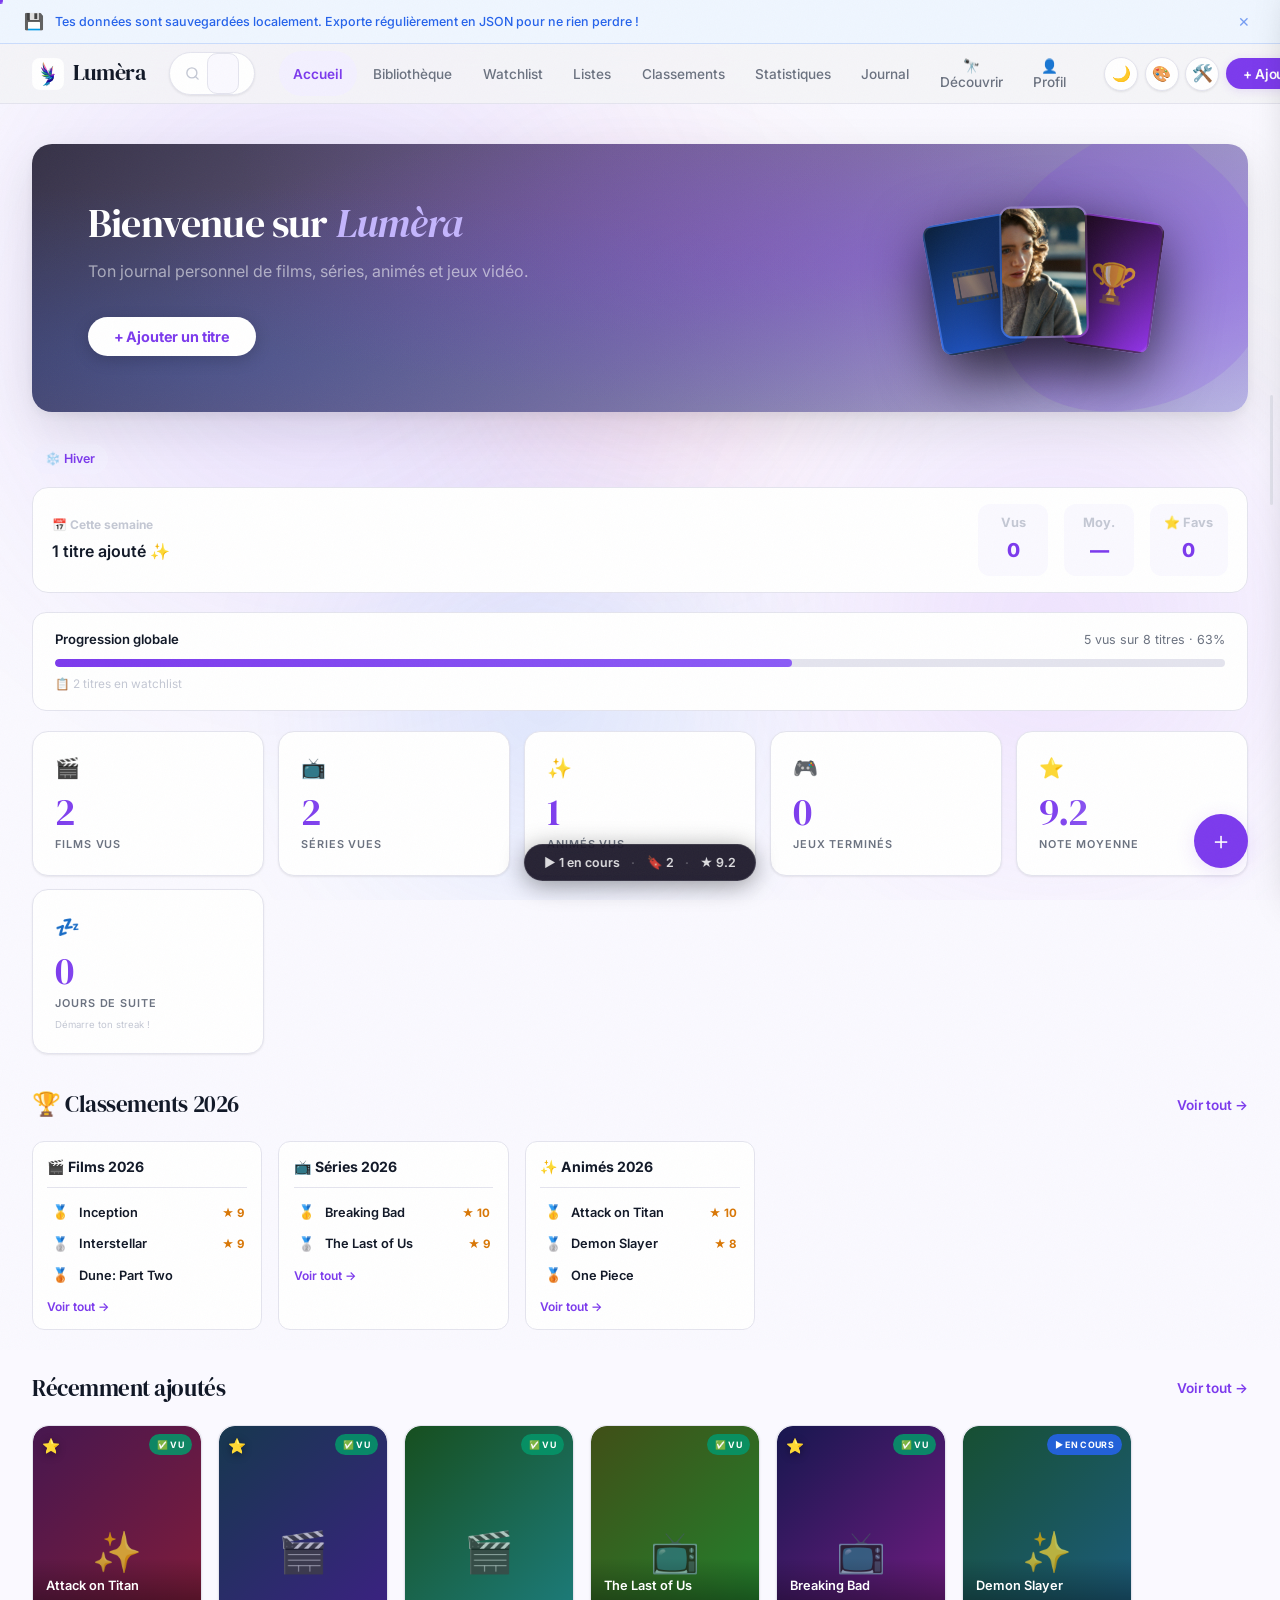
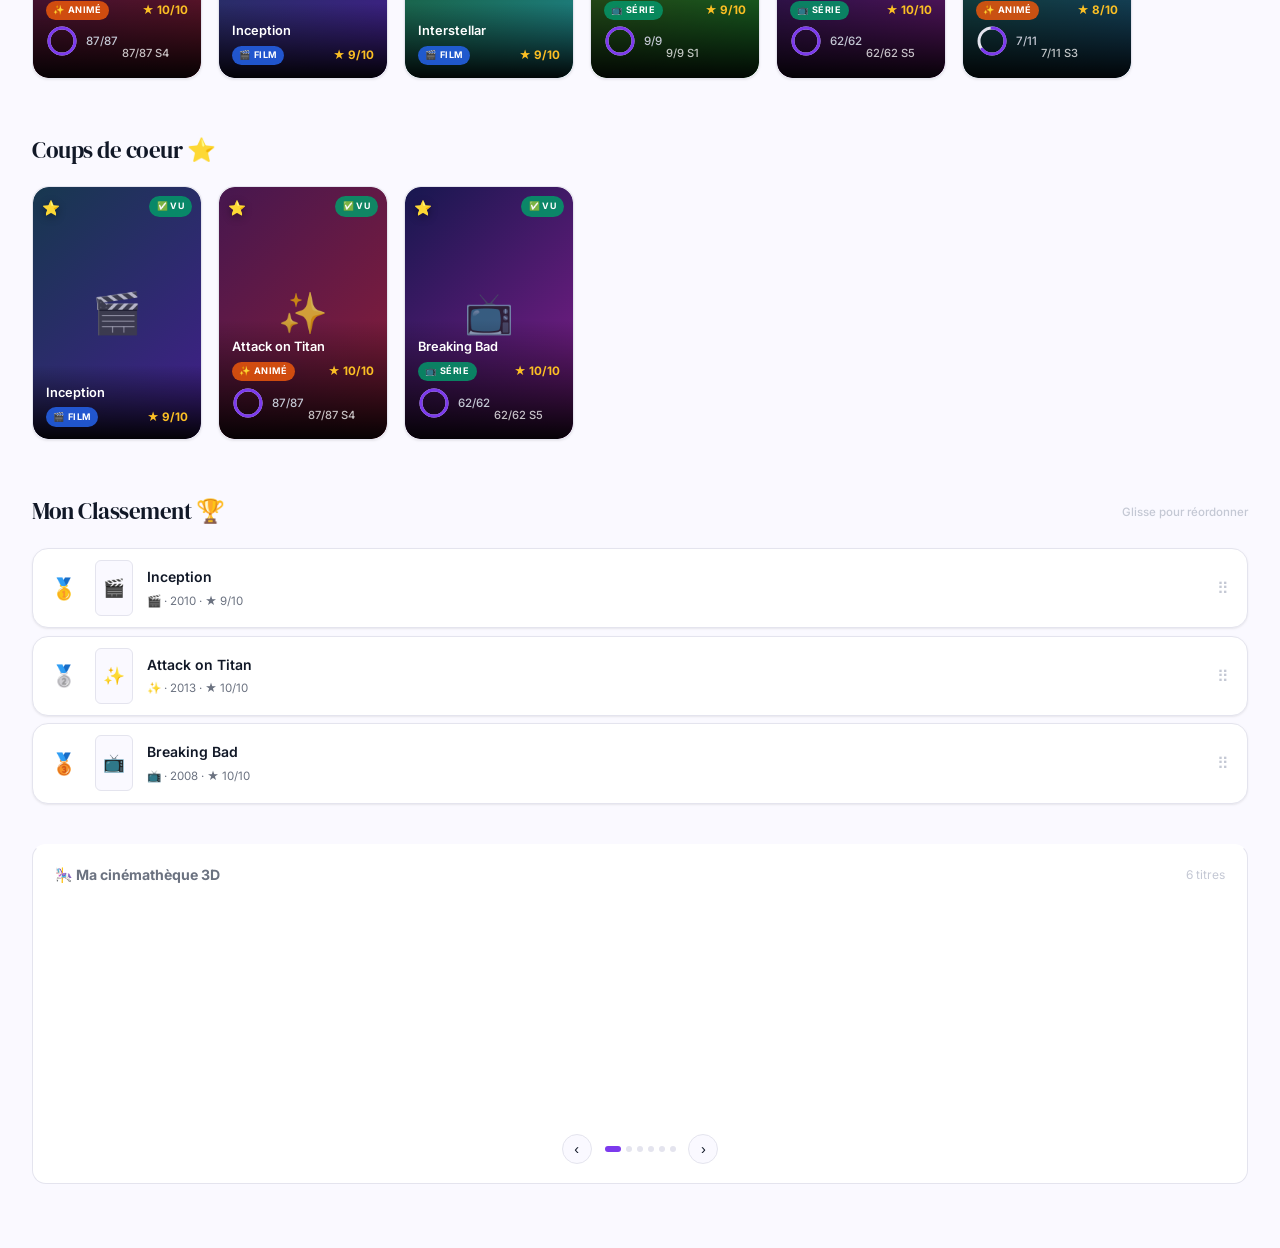
<file: index.html>
<!DOCTYPE html>
<html lang="fr">
<head>
  <meta charset="UTF-8" />
  <meta name="viewport" content="width=device-width, initial-scale=1.0" />
  <title>Lumèra</title>
  <link rel="icon" href="8_1sasa11.jpg" type="image/jpeg" />
  <link rel="manifest" href="manifest.json" />
  <meta name="theme-color" id="themeColorMeta" content="#7c3aed" />
  <meta name="mobile-web-app-capable" content="yes" />
  <meta name="apple-mobile-web-app-capable" content="yes" />
  <meta name="apple-mobile-web-app-title" content="Lumèra" />
  <link rel="stylesheet" href="style.css?v=21" />
</head>
<body>
<div id="topProgressBar"></div>
<!-- BANNER PERSISTANCE DONNÉES -->
<div class="storage-banner hidden" id="storageBanner">
  <span class="storage-banner-icon">💾</span>
  <span>Tes données sont sauvegardées localement. Exporte régulièrement en JSON pour ne rien perdre !</span>
  <button class="storage-banner-close" id="storageBannerClose">✕</button>
</div>
<div id="scrollIndicator"><div id="scrollProgress"></div></div>
<div class="aurora-bg" aria-hidden="true">
  <div class="aurora-blob aurora-1"></div>
  <div class="aurora-blob aurora-2"></div>
  <div class="aurora-blob aurora-3"></div>
  <div class="aurora-blob aurora-4"></div>
</div>

  <!-- NAV -->
  <header class="navbar">
    <div class="nav-brand">
      <img src="8_1sasa11.jpg" alt="Lumèra logo" class="brand-logo" />
      <span class="brand-name">Lumèra</span>
    </div>
    <div class="nav-search" style="position:relative">
      <svg class="search-icon" width="15" height="15" viewBox="0 0 24 24" fill="none" stroke="currentColor" stroke-width="2.2" stroke-linecap="round" stroke-linejoin="round"><circle cx="11" cy="11" r="8"/><line x1="21" y1="21" x2="16.65" y2="16.65"/></svg>
      <input type="text" id="globalSearch" placeholder="Rechercher un titre..." autocomplete="off" />
      <div class="search-dropdown hidden" id="searchDropdown"></div>
    </div>
    <nav class="nav-links">
      <button class="nav-btn active" data-page="home">Accueil</button>
      <button class="nav-btn" data-page="library">Bibliothèque</button>
      <button class="nav-btn" data-page="watchlist">Watchlist</button>
      <button class="nav-btn" data-page="lists">Listes</button>
      <button class="nav-btn" data-page="rankings">Classements</button>
      <button class="nav-btn" data-page="stats">Statistiques</button>
      <button class="nav-btn" data-page="journal">Journal</button>
      <button class="nav-btn" data-page="discover">🔭 Découvrir</button>
      <button class="nav-btn" data-page="profil">👤 Profil</button>
    </nav>
    <div class="nav-actions">
      <button class="btn-icon" id="themeToggle" title="Changer le thème">🌙</button>
      <button class="btn-icon" id="accentBtn" title="Couleur d'accent">🎨</button>
      <div class="theme-palette hidden" id="themePalette">
        <div class="palette-label">Thème</div>
        <div class="palette-swatches" id="paletteSwatches"></div>
        <button class="palette-custom-btn" id="paletteCustomBtn">✏️ Couleur perso</button>
        <input type="color" id="accentPicker" style="display:none" value="#7c3aed" />
      </div>
      <button class="btn-icon tools-toggle-btn" id="toolsToggle" title="Outils & fonctions">🛠️</button>
      <button class="btn-add-nav" id="openAddModal">+ Ajouter</button>
      <!-- Hidden inputs always available -->
      <input type="file" id="importInput" accept=".json,.csv" style="display:none" />
      <input type="file" id="heroBgInput" accept="image/*" style="display:none" />
    </div>
  </header>

  <!-- TOOLS PANEL -->
  <div class="tools-panel" id="toolsPanel">
    <div class="tools-panel-header">
      <span class="tools-panel-title">🛠️ Outils</span>
      <button class="tools-panel-close" id="toolsPanelClose">✕</button>
    </div>
    <div class="tools-panel-body">
      <div class="tools-section-label">Suivi & Analyse</div>
      <div class="tools-panel-grid">
        <button class="tool-btn achievements-btn" id="achievementsBtn"><span class="tool-icon">🏆</span>Trophées</button>
        <button class="tool-btn" id="challengesBtn"><span class="tool-icon">🎯</span>Challenges</button>
        <button class="tool-btn" id="timelineBtn"><span class="tool-icon">📅</span>Timeline</button>
        <button class="tool-btn" id="historyBtn"><span class="tool-icon">🕐</span>Historique</button>
        <button class="tool-btn" id="wrappedBtn"><span class="tool-icon">🎁</span>Mon année</button>
        <button class="tool-btn" id="compareBtn"><span class="tool-icon">⚔️</span>Comparer</button>
      </div>

      <div class="tools-section-label">Import / Export</div>
      <div class="tools-panel-grid">
        <button class="tool-btn" id="exportBtn"><span class="tool-icon">📤</span>Export JSON</button>
        <button class="tool-btn" id="importBtn"><span class="tool-icon">📥</span>Importer</button>
        <button class="tool-btn" id="exportHtmlBtn"><span class="tool-icon">📄</span>Export HTML</button>
        <button class="tool-btn" id="heroBgBtn"><span class="tool-icon">📷</span>Fond hero</button>
      </div>

      <div class="tools-section-label tools-section-label--fun">Divertissement</div>
      <div class="tools-panel-grid">
        <button class="tool-btn" id="blindTestBtn"><span class="tool-icon">🎲</span>Blind Test</button>
        <button class="tool-btn" id="duelBtn"><span class="tool-icon">🥊</span>Duel</button>
        <button class="tool-btn" id="letterboxBtn"><span class="tool-icon">🎞️</span>Letterbox</button>
        <button class="tool-btn" id="ambianceBtn"><span class="tool-icon">🎵</span>Ambiance</button>
        <button class="tool-btn" id="theatreBtn"><span class="tool-icon">🎭</span>Théâtre</button>
        <button class="tool-btn" id="shortcutsBtn"><span class="tool-icon">⌨️</span>Raccourcis</button>
      </div>

      <div class="tools-panel-grid tools-panel-grid--danger">
        <button class="tool-btn tool-btn-danger" id="resetBtn"><span class="tool-icon">🗑️</span>Réinitialiser</button>
      </div>
    </div>
  </div>
  <div class="tools-panel-overlay hidden" id="toolsPanelOverlay"></div>

  <!-- PAGES -->
  <main class="main-content">

    <!-- PAGE HOME -->
    <section id="page-home" class="page active">
      <div class="hero">
        <div class="hero-text">
          <h1>Bienvenue sur <span class="accent">Lumèra</span></h1>
          <p>Ton journal personnel de films, séries, animés et jeux vidéo.</p>
          <button class="btn-primary" id="heroAddBtn">+ Ajouter un titre</button>
        </div>
        <div class="hero-art">
          <div class="hero-art-stack">
            <div class="hero-art-card hero-art-card--back">🎮</div>
            <div class="hero-art-card hero-art-card--mid">📺</div>
            <div class="hero-art-card hero-art-card--front">🎬</div>
          </div>
        </div>
      </div>

      <div id="weeklyReport"></div>
      <div id="homeProgress"></div>
      <div class="quick-stats" id="quickStats"></div>
      <div id="homeRankings"></div>

      <div class="section-block">
        <div class="section-header">
          <h2>Récemment ajoutés</h2>
          <button class="link-btn" data-page="library">Voir tout →</button>
        </div>
        <div class="cards-row" id="recentCards"></div>
        <div class="empty-state hidden" id="emptyHome">
          <div class="empty-icon">🍿</div>
          <p>Aucun titre encore. <button class="link-btn" id="emptyAddBtn">Ajoute ton premier !</button></p>
        </div>
      </div>

      <div class="section-block" id="favSection">
        <div class="section-header">
          <h2>Coups de coeur ⭐</h2>
        </div>
        <div class="cards-row" id="favCards"></div>
      </div>

      <div id="trendingSection" class="section-block hidden"></div>
      <div id="homeDiscover" class="section-block hidden"></div>

      <div class="section-block hidden" id="rankingSection">
        <div class="section-header">
          <h2>Mon Classement 🏆</h2>
          <span class="ranking-hint">Glisse pour réordonner</span>
        </div>
        <div class="ranking-list" id="rankingList"></div>
      </div>
    </section>

    <!-- PAGE LIBRARY -->
    <section id="page-library" class="page">
      <div class="page-header">
        <h2>Ma Bibliothèque</h2>
        <div class="filters">
          <div class="filter-group">
            <button class="filter-btn active" data-filter="all">Tout</button>
            <button class="filter-btn" data-filter="movie">Films</button>
            <button class="filter-btn" data-filter="series">Séries</button>
            <button class="filter-btn" data-filter="anime">Animés</button>
            <button class="filter-btn" data-filter="game">Jeux vidéo</button>
          </div>
          <div class="filter-group">
            <button class="filter-btn active" data-status="all">Tous statuts</button>
            <button class="filter-btn" data-status="watched">Vu</button>
            <button class="filter-btn" data-status="watching">En cours</button>
            <button class="filter-btn" data-status="dropped">Abandonné</button>
          </div>
          <select id="sortSelect" class="sort-select">
            <option value="dateDesc">Date ajout ↓</option>
            <option value="dateAsc">Date ajout ↑</option>
            <option value="ratingDesc">Meilleures notes</option>
            <option value="titleAsc">Titre A-Z</option>
            <option value="yearDesc">Année récente</option>
          </select>
          <button class="btn-icon view-toggle-btn" id="viewToggle" title="Vue liste">☰</button>
          <button class="btn-icon" id="wallViewBtn" title="Mur de posters">🖼️</button>
        </div>
      </div>
      <div class="genre-filters" id="genreFilters"></div>
      <div class="mood-filter-row" id="moodFilterRow">
        <span class="mood-filter-label">Mood :</span>
        <button class="mood-filter-btn active" data-mood="all">Tout</button>
        <button class="mood-filter-btn" data-mood="action">🔥 Adrénaline</button>
        <button class="mood-filter-btn" data-mood="chill">😌 Chill</button>
        <button class="mood-filter-btn" data-mood="cry">😭 Émotion</button>
        <button class="mood-filter-btn" data-mood="laugh">😂 Fou rire</button>
        <button class="mood-filter-btn" data-mood="mindblow">🤯 WTF</button>
        <button class="mood-filter-btn" data-mood="romance">💕 Romance</button>
      </div>
      <div class="tag-filter-row" id="tagFilterRow"></div>
      <div class="rating-filter" id="ratingFilter">
        <span class="rating-filter-label">Note min :</span>
        <input type="range" id="ratingSlider" min="0" max="10" step="1" value="0" />
        <span class="rating-filter-value" id="ratingValue">Toutes</span>
        <button class="filter-btn" id="favFilterBtn">⭐ Coups de cœur</button>
      </div>
      <div class="results-count" id="resultsCount"></div>
      <div class="cards-grid" id="libraryGrid"></div>
      <div class="empty-state hidden" id="emptyLibrary">
        <div class="empty-icon">📚</div>
        <p>Aucun titre trouvé.</p>
      </div>
    </section>

    <!-- PAGE WATCHLIST -->
    <section id="page-watchlist" class="page">
      <div class="page-header">
        <h2>Ma Watchlist</h2>
        <button class="btn-primary" id="randomPickerBtn" title="Choisir au hasard">🎰 Aléatoire</button>
        <div class="filters">
          <div class="filter-group">
            <button class="filter-btn active" data-wl-filter="all">Tout</button>
            <button class="filter-btn" data-wl-filter="movie">Films</button>
            <button class="filter-btn" data-wl-filter="series">Séries</button>
            <button class="filter-btn" data-wl-filter="anime">Animés</button>
            <button class="filter-btn" data-wl-filter="game">Jeux vidéo</button>
          </div>
        </div>
      </div>
      <div class="cards-grid" id="watchlistGrid"></div>
      <div class="empty-state hidden" id="emptyWatchlist">
        <div class="empty-icon">🔖</div>
        <p>Ta watchlist est vide. Ajoute des titres à regarder !</p>
      </div>
    </section>

    <!-- PAGE CLASSEMENTS -->
    <section id="page-rankings" class="page">
      <div class="page-header">
        <h2>🏆 Classements</h2>
      </div>
      <div class="crank-tabs" id="crankTabs">
        <button class="crank-tab active" data-rank="yearly">🏆 2026</button>
        <button class="crank-tab" data-rank="alltime">🌟 Tous les temps</button>
      </div>
      <div id="crankContent"></div>
    </section>

    <!-- PAGE STATS -->
    <!-- PAGE LISTES -->
    <section id="page-lists" class="page">
      <div class="page-header">
        <h2>📁 Mes Listes</h2>
        <button class="btn-primary" id="createListBtn">+ Nouvelle liste</button>
      </div>
      <div class="create-list-form hidden" id="createListForm">
        <input type="text" id="listNameInput" placeholder="Nom de la liste... (ex: À voir en couple)" maxlength="40" />
        <div class="list-color-swatches" id="listColorSwatches"></div>
        <div class="create-list-btns">
          <button class="btn-secondary" id="cancelCreateList">Annuler</button>
          <button class="btn-primary" id="confirmCreateList">Créer</button>
        </div>
      </div>
      <div class="lists-grid" id="listsGrid"></div>
      <div class="list-detail-view hidden" id="listDetailView">
        <div class="list-detail-header">
          <button class="btn-back" id="backToLists">← Retour</button>
          <h3 id="listDetailName"></h3>
          <span class="list-detail-count" id="listDetailCount"></span>
        </div>
        <div class="cards-grid" id="listDetailCards"></div>
        <div class="empty-state hidden" id="listDetailEmpty">
          <div class="empty-icon">📁</div>
          <p>Liste vide. Ouvre une fiche et clique sur "📁 Listes" pour y ajouter des titres.</p>
        </div>
      </div>
    </section>

    <section id="page-stats" class="page">
      <div class="page-header">
        <h2>Mes Statistiques</h2>
      </div>
      <div class="stats-grid" id="statsGrid"></div>
      <div class="stats-charts" id="statsCharts"></div>
      <div class="stats-extra" id="statsExtra"></div>
      <div class="stats-top" id="statsTop"></div>
      <div class="stats-podium" id="statsPodium"></div>
      <div class="stats-calendar-wrap" id="statsCalendar"></div>
    </section>

    <!-- PAGE DÉCOUVRIR -->
    <section id="page-discover" class="page">
      <div class="page-header">
        <h2>🔭 À découvrir</h2>
        <div class="discover-controls" id="discoverControls"></div>
      </div>
      <div class="cards-grid" id="discoverGrid"></div>
      <div class="empty-state hidden" id="emptyDiscover">
        <div class="empty-icon">🔭</div>
        <p>Configure ta clé TMDB pour voir les suggestions.</p>
      </div>
    </section>

    <!-- PAGE PROFIL -->
    <section id="page-profil" class="page">
      <div class="page-header"><h2>👤 Mon Profil</h2></div>
      <div id="profilContainer"></div>
    </section>

    <!-- PAGE JOURNAL -->
    <section id="page-journal" class="page">
      <div class="page-header"><h2>📔 Journal</h2></div>
      <div class="journal-compose">
        <div class="journal-moods" id="journalMoods">
          <button class="mood-btn active" data-mood="🎬">🎬</button>
          <button class="mood-btn" data-mood="😍">😍</button>
          <button class="mood-btn" data-mood="🤩">🤩</button>
          <button class="mood-btn" data-mood="😴">😴</button>
          <button class="mood-btn" data-mood="😭">😭</button>
          <button class="mood-btn" data-mood="🔥">🔥</button>
          <button class="mood-btn" data-mood="🎮">🎮</button>
        </div>
        <textarea id="journalText" placeholder="Qu'as-tu regardé aujourd'hui ? Tes impressions..." rows="3"></textarea>
        <div class="journal-compose-actions">
          <span id="journalDate" class="journal-date-label"></span>
          <button class="btn-primary journal-save-btn" id="journalSaveBtn">✍️ Enregistrer</button>
        </div>
      </div>
      <div class="journal-entries" id="journalEntries"></div>
    </section>

  </main>

  <!-- MODAL ADD / EDIT -->
  <div class="modal-overlay hidden" id="modalOverlay">
    <div class="modal" id="modalAdd">
      <div class="modal-header">
        <h3 id="modalTitle">Ajouter un titre</h3>
        <button class="modal-close" id="closeModal">✕</button>
      </div>
      <form id="mediaForm" class="modal-form">
        <input type="hidden" id="editId" />

        <div class="form-row">
          <div class="form-group full">
            <label>Titre *</label>
            <div class="title-search-row">
              <input type="text" id="fTitle" placeholder="Ex: Inception" required />
              <button type="button" class="btn-tmdb" id="tmdbSearchBtn" title="Compléter via TMDB">🔍 TMDB</button>
            </div>
            <div class="tmdb-results hidden" id="tmdbResults"></div>
            <div class="tmdb-key-row hidden" id="tmdbKeyRow" data-api="tmdb">
              <span class="tmdb-key-label" id="tmdbKeyLabel">Clé API TMDB :</span>
              <input type="text" id="tmdbKeyInput" placeholder="Clé API TMDB (v3)..." />
              <button type="button" id="tmdbKeySave">✓ Enregistrer</button>
              <a href="https://www.themoviedb.org/settings/api" target="_blank" class="tmdb-key-link" id="tmdbKeyLink">Obtenir une clé →</a>
            </div>
          </div>
        </div>

        <div class="form-row">
          <div class="form-group">
            <label>Type *</label>
            <div class="type-selector" id="typeSelector">
              <button type="button" class="type-btn active" data-type="movie">🎬 Film</button>
              <button type="button" class="type-btn" data-type="series">📺 Série</button>
              <button type="button" class="type-btn" data-type="anime">✨ Animé</button>
              <button type="button" class="type-btn" data-type="game">🎮 Jeu vidéo</button>
            </div>
          </div>
          <div class="form-group">
            <label>Statut *</label>
            <select id="fStatus">
              <option value="watched">✅ Vu</option>
              <option value="watching">▶️ En cours</option>
              <option value="watchlist">🔖 Watchlist</option>
              <option value="dropped">❌ Abandonné</option>
            </select>
          </div>
        </div>

        <div class="form-row">
          <div class="form-group">
            <label>Année</label>
            <input type="number" id="fYear" placeholder="2024" min="1900" max="2030" />
          </div>
          <div class="form-group">
            <label>Genre(s)</label>
            <input type="text" id="fGenres" placeholder="Action, Drame, SF..." />
          </div>
        </div>

        <div class="form-row">
          <div class="form-group full">
            <label>URL du poster (optionnel)</label>
            <input type="url" id="fPoster" placeholder="https://..." />
          </div>
        </div>
        <input type="hidden" id="fTrailer" />
        <input type="hidden" id="fTmdbRating" value="" />

        <div class="form-row">
          <div class="form-group full">
            <div class="synopsis-label-row">
              <label>Synopsis</label>
              <button type="button" class="btn-ai" id="claudeSummarizeBtn" title="Générer un résumé avec IA">🤖 IA</button>
            </div>
            <textarea id="fSynopsis" placeholder="Résumé de l'histoire..." rows="3"></textarea>
            <div class="claude-key-row hidden" id="claudeKeyRow">
              <input type="text" id="claudeKeyInput" placeholder="Clé API Claude (sk-ant-...)"/>
              <button type="button" id="claudeKeySave">✓</button>
              <a href="https://console.anthropic.com/" target="_blank" class="tmdb-key-link">Obtenir →</a>
            </div>
          </div>
        </div>

        <div class="form-row">
          <div class="form-group">
            <label>Date de visionnage</label>
            <input type="text" id="fWatchDate" placeholder="Ex : 15 mars 2025" />
          </div>
          <div class="form-group">
            <label>Nombre de visions</label>
            <input type="number" id="fRewatchCount" placeholder="1" min="1" />
          </div>
        </div>

        <div class="form-row form-row-3 episode-fields hidden" id="episodeFields">
          <div class="form-group">
            <label>Saison en cours</label>
            <input type="number" id="fSeason" placeholder="1" min="1" />
          </div>
          <div class="form-group">
            <label>Épisode actuel</label>
            <input type="number" id="fEpCurrent" placeholder="0" min="0" />
          </div>
          <div class="form-group">
            <label>Total épisodes</label>
            <input type="number" id="fEpTotal" placeholder="12" min="1" />
          </div>
        </div>

        <div class="episode-fields hidden" id="seasonChecksSection">
          <div class="form-group">
            <label>Nombre de saisons total</label>
            <input type="number" id="fTotalSeasons" placeholder="Ex : 5" min="1" max="30" oninput="renderSeasonChecks()" />
          </div>
          <div id="seasonChecksContainer"></div>
        </div>

        <div class="form-group">
          <label>Ma note</label>
          <div class="star-input" id="starInput">
            <span class="star-label">0 / 10</span>
            <div class="stars-row" id="starsRow"></div>
          </div>
        </div>

        <div class="form-group">
          <label>Mon avis / Critique</label>
          <textarea id="fReview" placeholder="Qu'est-ce que tu as pensé de ce titre ?" rows="4"></textarea>
        </div>

        <div class="form-group">
          <label class="checkbox-label">
            <input type="checkbox" id="fFav" />
            <span>⭐ Coup de coeur</span>
          </label>
        </div>

        <div class="form-group">
          <label>🏷️ Tags personnalisés</label>
          <input type="text" id="fTags" placeholder="ex: noël, découverte, cult, été 2025..." autocomplete="off" />
          <div class="tags-preview" id="tagsPreview"></div>
        </div>

        <div class="form-group">
          <button type="button" class="btn-private-toggle" id="privateNoteToggle">🔒 Note privée (spoilers...)</button>
          <textarea id="fPrivateNote" class="private-note-area hidden" placeholder="Notes perso, spoilers, détails à retenir..." rows="3"></textarea>
        </div>

        <div class="form-actions">
          <button type="button" class="btn-secondary" id="cancelModal">Annuler</button>
          <button type="submit" class="btn-primary">Enregistrer</button>
        </div>
      </form>
    </div>
  </div>

  <!-- MODAL DETAIL -->
  <div class="modal-overlay hidden" id="detailOverlay">
    <div class="modal modal-detail" id="modalDetail">
      <button class="modal-close" id="closeDetail">✕</button>
      <div id="detailContent"></div>
    </div>
  </div>

  <!-- TOAST -->
  <div class="toast hidden" id="toast"></div>

  <!-- IMPORT MODAL -->
  <div class="modal-overlay hidden" id="importModalOverlay">
    <div class="modal import-modal">
      <div class="modal-header">
        <h3>📥 Importer des titres</h3>
        <button class="modal-close" id="importModalClose">✕</button>
      </div>
      <div class="import-tabs">
        <button class="import-tab active" data-itab="lumera">🎯 Lumèra</button>
        <button class="import-tab" data-itab="letterboxd">🎬 Letterboxd</button>
        <button class="import-tab" data-itab="imdb">⭐ IMDB</button>
        <button class="import-tab" data-itab="csv">📄 CSV générique</button>
      </div>

      <!-- Lumèra JSON -->
      <div class="import-panel active" id="import-panel-lumera">
        <p class="import-desc">Importe un fichier <strong>.json</strong> exporté depuis Lumèra. Attention : cela <strong>remplace</strong> ta bibliothèque actuelle.</p>
        <div class="import-tip">💡 Fais d'abord un Export JSON pour sauvegarder l'existant.</div>
        <button class="btn-primary import-file-btn" id="importLumeraBtn">Choisir un fichier JSON</button>
        <input type="file" id="importInputLumera" accept=".json" style="display:none" />
      </div>

      <!-- Letterboxd -->
      <div class="import-panel hidden" id="import-panel-letterboxd">
        <div class="import-howto">
          <p class="import-howto-title">Comment exporter depuis Letterboxd :</p>
          <ol>
            <li>Va sur <strong>letterboxd.com</strong> → ton profil</li>
            <li>Settings → <strong>Import & Export</strong></li>
            <li>Clique <strong>Export Your Data</strong> → télécharge le ZIP</li>
            <li>Extrais le ZIP et importe ici le fichier <code>watched.csv</code></li>
          </ol>
        </div>
        <div class="import-tip">✅ Importe : titre, année, note, date, avis, tags — sans écraser l'existant.</div>
        <button class="btn-primary import-file-btn" id="importLetterboxdBtn">Choisir watched.csv</button>
        <input type="file" id="importInputLetterboxd" accept=".csv" style="display:none" />
      </div>

      <!-- IMDB -->
      <div class="import-panel hidden" id="import-panel-imdb">
        <div class="import-howto">
          <p class="import-howto-title">Comment exporter depuis IMDB :</p>
          <ol>
            <li>Va sur <strong>imdb.com</strong> → ton profil</li>
            <li>Ouvre ta liste de films notés</li>
            <li>Clique les <strong>3 points</strong> → <strong>Export</strong></li>
            <li>Importe ici le fichier CSV téléchargé</li>
          </ol>
        </div>
        <div class="import-tip">✅ Importe : titre, année, note, genre — sans écraser l'existant.</div>
        <button class="btn-primary import-file-btn" id="importImdbBtn">Choisir le fichier IMDB CSV</button>
        <input type="file" id="importInputImdb" accept=".csv" style="display:none" />
      </div>

      <!-- CSV générique -->
      <div class="import-panel hidden" id="import-panel-csv">
        <p class="import-desc">Importe n'importe quel fichier CSV avec au minimum une colonne <code>title</code> ou <code>name</code>.</p>
        <div class="import-tip">Colonnes reconnues : <code>title/name</code>, <code>year</code>, <code>rating</code>, <code>status</code>, <code>type</code>, <code>review</code>, <code>tags</code></div>
        <button class="btn-primary import-file-btn" id="importCsvBtn">Choisir un fichier CSV</button>
        <input type="file" id="importInputCsv" accept=".csv" style="display:none" />
      </div>

      <div class="import-result hidden" id="importResult"></div>
    </div>
  </div>

  <!-- MOBILE NAV -->
  <nav class="mobile-nav" id="mobileNav">
    <button class="mob-nav-btn active" data-page="home"><span class="mob-nav-icon">🏠</span><span class="mob-nav-label">Accueil</span></button>
    <button class="mob-nav-btn" data-page="library"><span class="mob-nav-icon">📚</span><span class="mob-nav-label">Biblio</span></button>
    <button class="mob-nav-btn mob-add-btn" id="mobAddBtn"><span class="mob-nav-icon">＋</span><span class="mob-nav-label">Ajouter</span></button>
    <button class="mob-nav-btn" data-page="watchlist"><span class="mob-nav-icon">🔖</span><span class="mob-nav-label">Watchlist</span></button>
    <button class="mob-nav-btn" data-page="stats"><span class="mob-nav-icon">📊</span><span class="mob-nav-label">Stats</span></button>
  </nav>

  <!-- CINEMA MODE OVERLAY -->
  <div class="cinema-overlay hidden" id="cinemaOverlay"></div>

  <!-- TRAILER OVERLAY -->
  <div class="trailer-overlay hidden" id="trailerOverlay">
    <button class="trailer-close" id="trailerClose">✕</button>
    <div class="trailer-wrapper">
      <iframe id="trailerFrame" frameborder="0" allowfullscreen allow="autoplay; encrypted-media; picture-in-picture" src=""></iframe>
      <!-- Fallback quand l'embed est bloqué par YouTube -->
      <div class="trailer-blocked hidden" id="trailerBlocked">
        <div class="trailer-blocked-icon">🎬</div>
        <p class="trailer-blocked-text">YouTube ne permet pas l'intégration de cette vidéo.</p>
        <a class="trailer-blocked-btn" id="trailerBlockedLink" href="#" target="_blank" rel="noopener">▶ Regarder sur YouTube ↗</a>
      </div>
    </div>
  </div>

  <!-- LIST PICKER MODAL -->
  <div class="modal-overlay hidden" id="listPickerOverlay">
    <div class="modal modal-sm" id="listPickerModal">
      <button class="modal-close" id="closeListPicker">✕</button>
      <h3 class="modal-title">📁 Ajouter à une liste</h3>
      <div id="listPickerContent"></div>
    </div>
  </div>

  <!-- CONFETTI -->
  <canvas class="confetti-canvas hidden" id="confettiCanvas"></canvas>

  <!-- WRAPPED OVERLAY -->
  <div class="wrapped-overlay hidden" id="wrappedOverlay"></div>

  <!-- MINI WIDGET -->
  <div id="miniWidget" class="mini-widget">
    <span id="mw-watching"></span>
    <span class="mw-sep">·</span>
    <span id="mw-watchlist"></span>
    <span class="mw-sep">·</span>
    <span id="mw-avg"></span>
  </div>

  <!-- HISTORY PANEL -->
  <div id="historyPanel" class="history-panel hidden">
    <div class="history-header">
      <span>🕐 Historique</span>
      <button id="historyClearBtn" title="Vider l'historique" style="background:none;border:none;color:var(--text-muted);cursor:pointer;font-size:0.72rem;padding:0.2rem 0.5rem;border-radius:6px;transition:all 0.15s" onmouseover="this.style.color='#dc2626'" onmouseout="this.style.color='var(--text-muted)'">🗑️ Vider</button>
      <button id="historyClose">✕</button>
    </div>
    <div id="historyList"></div>
  </div>

  <!-- RANK PICKER MODAL -->
  <div class="modal-overlay hidden" id="rankPickerOverlay">
    <div class="modal modal-md" id="rankPickerModal">
      <button class="modal-close" id="closeRankPicker">✕</button>
      <h3 class="modal-title" id="rankPickerTitle">Ajouter au classement</h3>
      <div class="rank-picker-search">
        <input type="text" id="rankPickerSearch" placeholder="Rechercher..." />
      </div>
      <div id="rankPickerContent"></div>
    </div>
  </div>

  <!-- FLOATING ADD BUTTON -->
  <button class="fab-add" id="fabAdd" title="Ajouter un titre">＋</button>

  <!-- SHORTCUTS PANEL -->
  <div class="shortcuts-overlay hidden" id="shortcutsOverlay">
    <div class="shortcuts-panel">
      <div class="shortcuts-header">
        <h3>⌨️ Raccourcis clavier</h3>
        <button class="modal-close" id="shortcutsClose">✕</button>
      </div>
      <div class="shortcuts-grid">
        <div class="shortcut-item"><kbd>?</kbd><span>Raccourcis</span></div>
        <div class="shortcut-item"><kbd>A</kbd><span>Ajouter un titre</span></div>
        <div class="shortcut-item"><kbd>H</kbd><span>Accueil</span></div>
        <div class="shortcut-item"><kbd>L</kbd><span>Bibliothèque</span></div>
        <div class="shortcut-item"><kbd>W</kbd><span>Watchlist</span></div>
        <div class="shortcut-item"><kbd>S</kbd><span>Statistiques</span></div>
        <div class="shortcut-item"><kbd>T</kbd><span>Timeline</span></div>
        <div class="shortcut-item"><kbd>C</kbd><span>Mode comparaison</span></div>
        <div class="shortcut-item"><kbd>M</kbd><span>Mode letterbox</span></div>
        <div class="shortcut-item"><kbd>Esc</kbd><span>Fermer</span></div>
      </div>
    </div>
  </div>

  <!-- TIMELINE MODAL -->
  <div class="modal-overlay hidden" id="timelineOverlay">
    <div class="modal modal-lg" id="timelineModal">
      <button class="modal-close" id="timelineClose">✕</button>
      <h3 class="modal-title">📅 Timeline de visionnage</h3>
      <div id="timelineContent"></div>
    </div>
  </div>

  <!-- COMPARE MODAL -->
  <div class="modal-overlay hidden" id="compareOverlay">
    <div class="modal modal-compare" id="compareModal">
      <button class="modal-close" id="compareClose">✕</button>
      <h3 class="modal-title">⚔️ Mode Comparaison</h3>
      <div class="compare-search-row">
        <div class="compare-slot">
          <input type="text" class="compare-search" id="compareSearchA" placeholder="Titre A..." autocomplete="off" />
          <div class="compare-results hidden" id="compareResultsA"></div>
          <div class="compare-card" id="compareCardA"><div class="compare-empty">Choisir un titre →</div></div>
        </div>
        <div class="compare-vs">VS</div>
        <div class="compare-slot">
          <input type="text" class="compare-search" id="compareSearchB" placeholder="Titre B..." autocomplete="off" />
          <div class="compare-results hidden" id="compareResultsB"></div>
          <div class="compare-card" id="compareCardB"><div class="compare-empty">← Choisir un titre</div></div>
        </div>
      </div>
      <div class="compare-table" id="compareTable"></div>
    </div>
  </div>

  <!-- ACHIEVEMENTS MODAL -->
  <div class="modal-overlay hidden" id="achievementsOverlay">
    <div class="modal modal-achievements" id="achievementsModal">
      <button class="modal-close" id="achievementsClose">✕</button>
      <h3 class="modal-title">🏆 Trophées & Achievements</h3>
      <div id="achievementsProgress"></div>
      <div id="achievementsGrid"></div>
    </div>
  </div>

  <!-- SHARE CARD MODAL -->
  <div class="modal-overlay hidden" id="shareCardOverlay">
    <div class="modal modal-sm" id="shareCardModal">
      <button class="modal-close" id="shareCardClose">✕</button>
      <h3 class="modal-title">📤 Partager la fiche</h3>
      <canvas id="shareCanvas" width="560" height="300" style="display:none"></canvas>
      <img id="shareCardImg" style="display:block;margin:0.8rem auto;border-radius:12px;max-width:100%" />
      <div class="share-card-actions">
        <button class="btn-primary" id="shareDownloadBtn">⬇️ Télécharger</button>
        <button class="btn-secondary" id="shareCopyBtn">📋 Copier</button>
      </div>
      <div class="qr-section" id="shareQrSection"></div>
    </div>
  </div>

  <!-- RANDOM PICKER MODAL -->
  <div class="modal-overlay hidden" id="randomPickerOverlay">
    <div class="modal modal-sm" id="randomPickerModal">
      <button class="modal-close" id="randomPickerClose">✕</button>
      <h3 class="modal-title">🎰 Que regarder ce soir ?</h3>
      <div id="randomPickerContent"></div>
      <div class="random-picker-actions">
        <button class="btn-primary" id="randomPickerSpin">🎲 Relancer</button>
        <button class="btn-secondary" id="randomPickerOpen" style="display:none">👁️ Voir la fiche</button>
      </div>
    </div>
  </div>

  <!-- BLIND TEST MODAL -->
  <div class="modal-overlay hidden" id="blindTestOverlay">
    <div class="modal modal-sm" id="blindTestModal">
      <button class="modal-close" id="blindTestClose">✕</button>
      <h3 class="modal-title">🎲 Blind Test</h3>
      <div id="blindTestContent"></div>
      <div class="blind-test-input-row">
        <input type="text" id="blindTestInput" placeholder="Devinez le titre..." autocomplete="off" />
        <button class="btn-primary" id="blindTestGuess">Valider</button>
      </div>
      <div id="blindTestResult"></div>
      <div style="display:flex;gap:0.7rem;margin-top:0.8rem;justify-content:center">
        <button class="btn-secondary" id="blindTestSkip">⏭️ Passer</button>
        <button class="btn-secondary" id="blindTestReveal">👁️ Révéler</button>
      </div>
    </div>
  </div>

  <!-- CHALLENGES MODAL -->
  <div class="modal-overlay hidden" id="challengesOverlay">
    <div class="modal modal-achievements" id="challengesModal">
      <button class="modal-close" id="challengesClose">✕</button>
      <h3 class="modal-title">🎯 Challenges</h3>
      <div id="challengesGrid"></div>
    </div>
  </div>

  <!-- PROJECTION MODE -->
  <div class="projection-overlay" id="projectionOverlay"></div>
  <button class="projection-close-btn" id="projectionCloseBtn">✕</button>
  <div class="projection-scene" id="projectionScene"></div>

  <!-- DUEL MODAL -->
  <div class="modal-overlay hidden" id="duelOverlay">
    <div class="modal modal-sm" id="duelModal">
      <button class="modal-close" id="duelClose">✕</button>
      <h3 class="modal-title">🥊 Duel de la semaine</h3>
      <div id="duelContent"></div>
    </div>
  </div>

  <script src="app.js?v=21"></script>
</body>
</html>
</file>
<file: style.css>
/* ========================
   FONTS
======================== */
@import url('https://fonts.googleapis.com/css2?family=Inter:wght@300;400;500;600;700&family=DM+Serif+Display:ital@0;1&display=swap');

/* ========================
   RESET & VARIABLES
======================== */
*, *::before, *::after { box-sizing: border-box; margin: 0; padding: 0; }

:root {
  --bg: #faf9ff;
  --surface: #ffffff;
  --card: #ffffff;
  --card-hover: #fafafa;
  --border: #e4e4ee;
  --border-strong: #c8c8d8;
  --accent: #7c3aed;
  --accent-light: #8b5cf6;
  --accent-soft: #f3f0ff;
  --accent-glow: rgba(124, 58, 237, 0.14);
  --gold: #d97706;
  --gold-soft: #fffbeb;
  --green: #059669;
  --green-soft: #ecfdf5;
  --red: #dc2626;
  --red-soft: #fef2f2;
  --blue: #2563eb;
  --blue-soft: #eff6ff;
  --orange: #ea580c;
  --orange-soft: #fff7ed;
  --text: #111827;
  --text-sub: #6b7280;
  --text-muted: #c4c8d4;
  --radius: 16px;
  --radius-sm: 10px;
  --shadow-sm: 0 1px 3px rgba(0,0,0,0.05), 0 1px 2px rgba(0,0,0,0.04);
  --shadow: 0 4px 20px rgba(0,0,0,0.07), 0 2px 6px rgba(0,0,0,0.04);
  --shadow-lg: 0 16px 48px rgba(0,0,0,0.10), 0 4px 12px rgba(0,0,0,0.06);
  --transition: 0.18s ease;
  --font-body: 'Inter', sans-serif;
  --font-display: 'DM Serif Display', serif;
}

body {
  font-family: var(--font-body);
  background: var(--bg);
  color: var(--text);
  min-height: 100vh;
  line-height: 1.6;
  -webkit-font-smoothing: antialiased;
}

.hidden { display: none !important; }
.accent { color: var(--accent); font-family: var(--font-display); font-style: italic; }

::-webkit-scrollbar { width: 4px; height: 4px; }
::-webkit-scrollbar-track { background: transparent; }
::-webkit-scrollbar-thumb { background: var(--border-strong); border-radius: 99px; }

/* NAVBAR */
.navbar {
  position: sticky;
  top: 0;
  z-index: 100;
  display: flex;
  align-items: center;
  gap: 1.5rem;
  padding: 0 2rem;
  height: 60px;
  background: rgba(244, 244, 248, 0.88);
  backdrop-filter: blur(24px);
  -webkit-backdrop-filter: blur(24px);
  border-bottom: 1px solid var(--border);
}

.navbar::before { display: none; }
.navbar > * { position: relative; z-index: 1; }
.nav-brand { display: flex; align-items: center; gap: 0.55rem; flex-shrink: 0; }
.brand-logo {
  width: 32px; height: 32px;
  object-fit: contain;
  border-radius: 8px;
}
.brand-name {
  font-family: var(--font-display);
  font-size: 1.35rem;
  color: var(--text);
  letter-spacing: -0.02em;
}
.nav-search {
  display: flex; align-items: center; gap: 0.45rem;
  flex: 1; max-width: 300px;
  background: var(--surface); border: 1px solid var(--border);
  border-radius: 99px; padding: 0 0.9rem;
  transition: all var(--transition);
  box-shadow: var(--shadow-sm);
}
.nav-search:focus-within { border-color: var(--accent); box-shadow: 0 0 0 3px var(--accent-glow); }
.nav-search:focus-within .search-icon { color: var(--accent); }
.nav-search .search-icon { color: var(--text-muted); flex-shrink: 0; pointer-events: none; display: block; }
.nav-search input {
  flex: 1; padding: 0.5rem 0;
  background: none; border: none; box-shadow: none;
  color: var(--text); font-size: 0.85rem;
  font-family: var(--font-body); outline: none;
}
.nav-search input::placeholder { color: var(--text-muted); }
.nav-search input:focus { border-color: transparent; background: none; box-shadow: none; }
.nav-links { display: flex; gap: 0.1rem; margin-left: auto; }
.nav-btn {
  background: none; border: none; color: var(--text-sub); font-size: 0.85rem;
  font-weight: 500; padding: 0.42rem 0.9rem; border-radius: 99px; cursor: pointer;
  transition: all var(--transition); font-family: var(--font-body);
}
.nav-btn:hover { color: var(--text); background: rgba(0,0,0,0.04); }
.nav-btn.active { color: var(--accent); background: var(--accent-soft); font-weight: 600; }
.btn-add-nav {
  padding: 0.48rem 1.1rem; background: var(--accent); color: white; border: none;
  border-radius: 99px; font-size: 0.85rem; font-weight: 600; cursor: pointer;
  transition: all var(--transition); font-family: var(--font-body); flex-shrink: 0;
  box-shadow: 0 2px 10px var(--accent-glow);
  letter-spacing: -0.01em;
}
.btn-add-nav:hover { background: var(--accent-light); transform: translateY(-1px); box-shadow: 0 6px 20px var(--accent-glow); }

/* MAIN */
.main-content { max-width: 1340px; margin: 0 auto; padding: 2.5rem 2rem; }
.page { display: none; }
.page.active { display: block; }

/* HERO */
.hero {
  display: flex; align-items: center; justify-content: space-between;
  background-color: #0d0724;
  background-image: url('Nancy.jpg');
  background-size: cover;
  background-position: center 20%;
  border-radius: 20px; padding: 3.5rem;
  margin-bottom: 2rem;
  overflow: hidden; position: relative; box-shadow: var(--shadow-lg);
}
.hero::before {
  content: ''; position: absolute; inset: 0;
  background: linear-gradient(135deg, rgba(10,5,30,0.82) 0%, rgba(40,20,90,0.60) 55%, rgba(60,50,180,0.35) 100%);
  z-index: 0;
}
.hero > * { position: relative; z-index: 1; }
.hero-text h1 {
  font-family: var(--font-display); font-size: 2.5rem; font-weight: 400;
  line-height: 1.15; margin-bottom: 0.8rem; color: #ffffff; letter-spacing: -0.02em;
}
.hero-text h1 .accent {
  color: #c4b5fd !important;
  -webkit-text-fill-color: #c4b5fd !important;
  font-family: var(--font-display); font-style: italic;
}
.hero-text p { color: rgba(255,255,255,0.55); font-size: 1rem; margin-bottom: 2rem; font-weight: 400; }
.hero-art { font-size: 5rem; opacity: 0.4; filter: drop-shadow(0 8px 24px rgba(0,0,0,0.5)); position: relative; z-index: 1; }

/* BUTTONS */
.btn-primary {
  padding: 0.7rem 1.6rem; background: white; color: var(--accent);
  border: none; border-radius: 99px; font-size: 0.9rem; font-weight: 700;
  cursor: pointer; transition: all var(--transition); font-family: var(--font-body);
  box-shadow: 0 4px 16px rgba(0,0,0,0.18); letter-spacing: -0.01em;
}
.btn-primary:hover { transform: translateY(-2px); box-shadow: 0 8px 28px rgba(0,0,0,0.22); background: #f5f0ff; }
.btn-secondary {
  padding: 0.7rem 1.6rem; background: var(--surface); color: var(--text);
  border: 1px solid var(--border); border-radius: 99px; font-size: 0.9rem;
  font-weight: 600; cursor: pointer; transition: all var(--transition);
  font-family: var(--font-body); box-shadow: var(--shadow-sm);
}
.btn-secondary:hover { border-color: var(--accent); color: var(--accent); background: var(--accent-soft); }
.link-btn {
  background: none; border: none; color: var(--accent); cursor: pointer;
  font-size: 0.85rem; font-family: var(--font-body); font-weight: 600;
  transition: opacity var(--transition);
}
.link-btn:hover { opacity: 0.7; }

/* QUICK STATS */
.quick-stats { display: grid; grid-template-columns: repeat(5, 1fr); gap: 0.85rem; margin-bottom: 2rem; }
.stat-card {
  background: var(--surface); border: 1px solid var(--border); border-radius: var(--radius);
  padding: 1.3rem 1.4rem; display: flex; flex-direction: column; gap: 0.15rem;
  transition: all var(--transition); box-shadow: var(--shadow-sm);
}
.stat-card:hover { border-color: var(--accent); box-shadow: var(--shadow); transform: translateY(-2px); }
.stat-icon { font-size: 1.25rem; margin-bottom: 0.4rem; }
.stat-value {
  font-family: var(--font-display); font-size: 2.4rem; font-weight: 400;
  color: var(--accent); line-height: 1; letter-spacing: -0.03em;
}
.stat-label { font-size: 0.68rem; color: var(--text-sub); font-weight: 600; text-transform: uppercase; letter-spacing: 0.08em; margin-top: 0.15rem; }

/* SECTION */
.section-block { margin-bottom: 2.5rem; }
.section-header { display: flex; align-items: center; justify-content: space-between; margin-bottom: 1.1rem; }
.section-header h2 { font-family: var(--font-display); font-size: 1.45rem; font-weight: 400; letter-spacing: -0.02em; }

/* CARDS ROW */
.cards-row { display: flex; gap: 1rem; overflow-x: auto; padding-bottom: 0.75rem; scrollbar-width: thin; scrollbar-color: var(--border-strong) transparent; }
.cards-row::-webkit-scrollbar { height: 3px; }

/* CARDS GRID */
.cards-grid { display: grid; grid-template-columns: repeat(auto-fill, minmax(170px, 1fr)); gap: 1.1rem; }

/* MEDIA CARD */
.media-card {
  background: var(--surface); border: 1px solid var(--border); border-radius: var(--radius);
  overflow: hidden; cursor: pointer; transition: all 0.22s cubic-bezier(0.25, 0.46, 0.45, 0.94);
  position: relative; flex-shrink: 0; width: 170px; box-shadow: var(--shadow-sm);
  animation: cardIn 0.32s cubic-bezier(0.34, 1.4, 0.64, 1) both;
}
.cards-grid .media-card { width: auto; }
.media-card:hover { transform: translateY(-6px); border-color: transparent; box-shadow: var(--shadow-lg); }
.card-poster { width: 100%; aspect-ratio: 2/3; object-fit: cover; display: block; }
.card-poster-placeholder {
  width: 100%; aspect-ratio: 2/3; display: flex; flex-direction: column;
  align-items: center; justify-content: center;
  background: linear-gradient(160deg, #f0edf8, #e8e4f2);
  font-size: 2.5rem; gap: 0.5rem; color: var(--text-muted);
}
.card-poster-placeholder span { font-size: 0.65rem; font-weight: 600; text-align: center; padding: 0 0.5rem; color: var(--text-sub); text-transform: uppercase; letter-spacing: 0.05em; }
.card-overlay { position: absolute; bottom: 0; left: 0; right: 0; padding: 1.1rem 0.8rem 0.8rem; background: linear-gradient(transparent, rgba(0,0,0,0.95)); }
.card-title { font-size: 0.8rem; font-weight: 600; margin-bottom: 0.28rem; white-space: nowrap; overflow: hidden; text-overflow: ellipsis; color: white; }
.card-meta { display: flex; align-items: center; justify-content: space-between; gap: 0.5rem; }
.card-type-badge { font-size: 0.57rem; font-weight: 700; padding: 0.14rem 0.48rem; border-radius: 99px; text-transform: uppercase; letter-spacing: 0.06em; }
.badge-movie { background: rgba(37,99,235,0.85); color: white; }
.badge-series { background: rgba(5,150,105,0.85); color: white; }
.badge-anime { background: rgba(234,88,12,0.85); color: white; }
.badge-game { background: rgba(14,165,233,0.85); color: white; }
.card-rating { display: flex; align-items: center; gap: 0.2rem; font-size: 0.73rem; font-weight: 700; color: #fbbf24; }
.card-status-badge {
  position: absolute; top: 0.55rem; right: 0.55rem;
  font-size: 0.55rem; font-weight: 700; padding: 0.2rem 0.5rem;
  border-radius: 99px; text-transform: uppercase; letter-spacing: 0.04em;
  backdrop-filter: blur(10px); -webkit-backdrop-filter: blur(10px);
}
.status-watched { background: rgba(5,150,105,0.88); color: white; }
.status-watching { background: rgba(37,99,235,0.88); color: white; }
.status-watchlist { background: rgba(124,58,237,0.88); color: white; }
.status-dropped { background: rgba(220,38,38,0.88); color: white; }
.card-fav { position: absolute; top: 0.55rem; left: 0.55rem; font-size: 0.9rem; filter: drop-shadow(0 2px 4px rgba(0,0,0,0.4)); }

/* PAGE HEADER */
.page-header { margin-bottom: 1.5rem; }
.page-header h2 { font-family: var(--font-display); font-size: 1.85rem; font-weight: 400; margin-bottom: 1rem; letter-spacing: -0.02em; }
.filters { display: flex; align-items: center; gap: 0.6rem; flex-wrap: wrap; }
.filter-group { display: flex; gap: 0.15rem; background: var(--surface); border: 1px solid var(--border); padding: 0.22rem; border-radius: 99px; box-shadow: var(--shadow-sm); }
.filter-btn { background: none; border: none; color: var(--text-sub); padding: 0.32rem 0.85rem; border-radius: 99px; cursor: pointer; font-size: 0.78rem; font-weight: 500; transition: all var(--transition); font-family: var(--font-body); }
.filter-btn:hover { color: var(--text); background: rgba(0,0,0,0.04); }
.filter-btn.active { background: var(--accent); color: white; font-weight: 600; }
.sort-select { background: var(--surface); border: 1px solid var(--border); color: var(--text); padding: 0.4rem 1rem; border-radius: 99px; font-size: 0.78rem; cursor: pointer; outline: none; font-family: var(--font-body); box-shadow: var(--shadow-sm); transition: border-color var(--transition); }
.sort-select:focus { border-color: var(--accent); }
.results-count { font-size: 0.8rem; color: var(--text-sub); margin-bottom: 0.85rem; font-weight: 500; }

/* EMPTY STATE */
.empty-state { text-align: center; padding: 5rem 2rem; color: var(--text-muted); }
.empty-icon { font-size: 3rem; margin-bottom: 1rem; opacity: 0.5; }
.empty-state p { font-size: 0.95rem; color: var(--text-sub); }

/* MODAL */
.modal-overlay {
  position: fixed; inset: 0; z-index: 200; background: rgba(10, 5, 25, 0.45);
  backdrop-filter: blur(8px); -webkit-backdrop-filter: blur(8px);
  display: flex; align-items: center; justify-content: center; padding: 1.25rem;
}
.modal {
  background: var(--surface); border: 1px solid var(--border); border-radius: 22px;
  width: 100%; max-width: 560px; max-height: 90vh; overflow-y: auto;
  box-shadow: var(--shadow-lg);
  animation: modalIn 0.25s cubic-bezier(0.34, 1.56, 0.64, 1);
}
.modal-detail { max-width: 700px; }
@keyframes modalIn {
  from { opacity: 0; transform: scale(0.94) translateY(14px); }
  to { opacity: 1; transform: scale(1) translateY(0); }
}
.modal-header { display: flex; align-items: center; justify-content: space-between; padding: 1.5rem 1.5rem 0; margin-bottom: 1.3rem; }
.modal-header h3 { font-family: var(--font-display); font-size: 1.25rem; font-weight: 400; letter-spacing: -0.02em; }
.modal-close {
  background: var(--bg); border: 1px solid var(--border); color: var(--text-muted);
  width: 30px; height: 30px; border-radius: 50%; cursor: pointer; font-size: 0.75rem;
  transition: all var(--transition); display: flex; align-items: center; justify-content: center; font-family: var(--font-body);
}
.modal-close:hover { background: var(--red-soft); border-color: var(--red); color: var(--red); }

/* FORM */
.modal-form { padding: 0 1.5rem 1.5rem; }
.form-row { display: grid; grid-template-columns: 1fr 1fr; gap: 0.85rem; margin-bottom: 0.85rem; }
.form-group { margin-bottom: 0.85rem; }
.form-group.full { grid-column: 1 / -1; }
label { display: block; font-size: 0.68rem; font-weight: 600; color: var(--text-sub); text-transform: uppercase; letter-spacing: 0.08em; margin-bottom: 0.45rem; }
input[type="text"], input[type="url"], input[type="number"], select, textarea {
  width: 100%; padding: 0.7rem 0.95rem; background: var(--bg); border: 1px solid var(--border);
  border-radius: var(--radius-sm); color: var(--text); font-size: 0.875rem;
  font-family: var(--font-body); outline: none; transition: all var(--transition); resize: vertical;
}
input:focus, select:focus, textarea:focus { border-color: var(--accent); background: white; box-shadow: 0 0 0 3px var(--accent-glow); }
input::placeholder, textarea::placeholder { color: var(--text-muted); }
.type-selector { display: flex; gap: 0.4rem; }
.type-btn { flex: 1; padding: 0.6rem 0.4rem; background: var(--bg); border: 1px solid var(--border); border-radius: var(--radius-sm); color: var(--text-sub); font-size: 0.78rem; font-weight: 600; cursor: pointer; transition: all var(--transition); font-family: var(--font-body); }
.type-btn:hover { border-color: var(--accent); color: var(--accent); background: var(--accent-soft); }
.type-btn.active { background: var(--accent-soft); border-color: var(--accent); color: var(--accent); }
.star-input { display: flex; align-items: center; gap: 1rem; }
.star-label { color: var(--gold); font-weight: 700; font-size: 0.875rem; width: 50px; }
.stars-row { display: flex; gap: 0.2rem; }
.star-input-item { font-size: 1.3rem; cursor: pointer; transition: transform var(--transition); color: var(--text-muted); user-select: none; }
.star-input-item:hover { transform: scale(1.2); }
.star-input-item.active { color: var(--gold); }
.checkbox-label { display: flex !important; align-items: center; gap: 0.65rem; cursor: pointer; text-transform: none !important; letter-spacing: 0 !important; font-size: 0.875rem !important; color: var(--text) !important; font-weight: 500 !important; }
.checkbox-label input[type="checkbox"] { width: 17px; height: 17px; accent-color: var(--accent); cursor: pointer; }
.form-actions { display: flex; justify-content: flex-end; gap: 0.65rem; margin-top: 1.25rem; }

/* DETAIL MODAL */
.detail-inner { padding: 1.5rem; position: relative; }
.detail-close-btn { position: absolute; top: 1.5rem; right: 1.5rem; }
.detail-top { display: grid; grid-template-columns: 155px 1fr; gap: 1.5rem; margin-bottom: 1.3rem; }
.detail-poster { width: 155px; aspect-ratio: 2/3; object-fit: cover; border-radius: var(--radius); box-shadow: var(--shadow); }
.detail-poster-placeholder { width: 155px; aspect-ratio: 2/3; display: flex; align-items: center; justify-content: center; background: linear-gradient(160deg, #f0edf8, #e8e4f2); border-radius: var(--radius); font-size: 3rem; border: 1px solid var(--border); }
.detail-info { padding-top: 0.3rem; }
.detail-badges { display: flex; gap: 0.45rem; margin-bottom: 0.75rem; flex-wrap: wrap; align-items: center; }
.detail-title { font-family: var(--font-display); font-size: 1.6rem; font-weight: 400; margin-bottom: 0.3rem; letter-spacing: -0.02em; line-height: 1.2; }
.detail-year { color: var(--text-sub); font-size: 0.85rem; margin-bottom: 0.75rem; font-weight: 500; }
.detail-genres { display: flex; flex-wrap: wrap; gap: 0.35rem; margin-bottom: 0.9rem; }
.genre-tag { font-size: 0.7rem; padding: 0.2rem 0.6rem; background: var(--bg); border: 1px solid var(--border); border-radius: 99px; color: var(--text-sub); font-weight: 600; }
.detail-rating-big { font-family: var(--font-display); font-size: 2.8rem; font-weight: 400; color: var(--gold); display: flex; align-items: baseline; gap: 0.25rem; margin-bottom: 0.4rem; letter-spacing: -0.03em; }
.detail-rating-big span { font-size: 0.95rem; color: var(--text-muted); font-weight: 400; font-family: var(--font-body); }
.detail-stars { display: flex; gap: 0.2rem; font-size: 1.15rem; margin-bottom: 0.9rem; }
.detail-review-section { margin-top: 1rem; }
.detail-review-label { font-size: 0.68rem; font-weight: 600; color: var(--text-sub); text-transform: uppercase; letter-spacing: 0.08em; margin-bottom: 0.45rem; }
.detail-review-text { font-size: 0.875rem; color: var(--text); background: var(--bg); border: 1px solid var(--border); border-left: 3px solid var(--accent); border-radius: var(--radius-sm); padding: 0.9rem 1rem; line-height: 1.75; font-style: italic; }
.detail-actions { display: flex; gap: 0.65rem; margin-top: 1.5rem; flex-wrap: wrap; }
.btn-danger { padding: 0.55rem 1.1rem; background: var(--red-soft); color: var(--red); border: 1px solid rgba(220,38,38,0.2); border-radius: 99px; font-size: 0.82rem; font-weight: 600; cursor: pointer; transition: all var(--transition); font-family: var(--font-body); }
.btn-danger:hover { background: var(--red); color: white; border-color: var(--red); }
.btn-edit { padding: 0.55rem 1.1rem; background: var(--surface); color: var(--text); border: 1px solid var(--border); border-radius: 99px; font-size: 0.82rem; font-weight: 600; cursor: pointer; transition: all var(--transition); font-family: var(--font-body); }
.btn-edit:hover { border-color: var(--accent); color: var(--accent); background: var(--accent-soft); }
.btn-ai { padding: 0.55rem 1.1rem; background: linear-gradient(135deg, #7c3aed, #a855f7); color: #fff; border: none; border-radius: 99px; font-size: 0.82rem; font-weight: 600; cursor: pointer; transition: all var(--transition); font-family: var(--font-body); }
.btn-ai:hover { opacity: 0.88; transform: translateY(-1px); }
.btn-ai:disabled { opacity: 0.6; cursor: not-allowed; transform: none; }
.ai-analysis { margin: 1rem 0 0; padding: 1rem 1.2rem; background: linear-gradient(135deg, rgba(124,58,237,0.07), rgba(168,85,247,0.05)); border: 1px solid rgba(124,58,237,0.2); border-radius: 14px; }
.ai-content { font-size: 0.88rem; line-height: 1.7; color: var(--text); }
.ai-content strong { color: var(--accent); }
.ai-loading { color: var(--text-sub); font-size: 0.88rem; text-align: center; padding: 0.5rem; }
.ai-error { color: var(--red); font-size: 0.85rem; }
body.dark .ai-analysis { background: linear-gradient(135deg, rgba(124,58,237,0.12), rgba(168,85,247,0.07)); border-color: rgba(124,58,237,0.3); }
body.dark .ai-content { color: #e2e8f0; }

/* STATS */
.stats-grid { display: grid; grid-template-columns: repeat(auto-fill, minmax(195px, 1fr)); gap: 0.85rem; margin-bottom: 2rem; }
.stats-charts { display: grid; grid-template-columns: 1fr 1fr; gap: 1.25rem; margin-bottom: 2rem; }
.chart-card { background: var(--surface); border: 1px solid var(--border); border-radius: var(--radius); padding: 1.4rem; box-shadow: var(--shadow-sm); }
.chart-card h3 { font-family: var(--font-display); font-size: 1.05rem; font-weight: 400; margin-bottom: 1.2rem; letter-spacing: -0.02em; }
.bar-chart { display: flex; flex-direction: column; gap: 0.8rem; }
.bar-item { display: flex; flex-direction: column; gap: 0.28rem; }
.bar-label-row { display: flex; justify-content: space-between; font-size: 0.78rem; }
.bar-label { color: var(--text-sub); font-weight: 500; }
.bar-value { color: var(--text); font-weight: 700; }
.bar-track { height: 6px; background: var(--bg); border-radius: 99px; overflow: hidden; border: 1px solid var(--border); }
.bar-fill { height: 100%; border-radius: 99px; transition: width 0.7s cubic-bezier(0.4, 0, 0.2, 1); }
.donut-chart { display: flex; align-items: center; gap: 1.5rem; flex-wrap: wrap; }
.donut-svg { flex-shrink: 0; }
.donut-legend { display: flex; flex-direction: column; gap: 0.55rem; }
.legend-item { display: flex; align-items: center; gap: 0.45rem; font-size: 0.78rem; font-weight: 500; }
.legend-dot { width: 8px; height: 8px; border-radius: 50%; flex-shrink: 0; }
.stats-top { margin-bottom: 2rem; }
.stats-top h3 { font-family: var(--font-display); font-size: 1.05rem; font-weight: 400; margin-bottom: 0.9rem; letter-spacing: -0.02em; }
.top-list { display: grid; grid-template-columns: repeat(auto-fill, minmax(155px, 1fr)); gap: 0.65rem; }
.top-item { background: var(--surface); border: 1px solid var(--border); border-radius: var(--radius-sm); padding: 0.8rem 0.9rem; font-size: 0.83rem; box-shadow: var(--shadow-sm); transition: all var(--transition); }
.top-item:hover { border-color: var(--accent); transform: translateY(-2px); box-shadow: var(--shadow); }
.top-item-rank { font-family: var(--font-display); font-size: 1.2rem; font-weight: 400; color: var(--accent); letter-spacing: -0.02em; }
.top-item-title { font-weight: 600; margin: 0.2rem 0; font-size: 0.82rem; }
.top-item-rating { color: var(--gold); font-size: 0.78rem; font-weight: 700; }

/* TOAST */
.toast {
  position: fixed; bottom: 1.75rem; right: 1.75rem; z-index: 999;
  background: var(--surface); border: 1px solid var(--border); border-radius: var(--radius);
  padding: 0.85rem 1.2rem; font-size: 0.875rem; font-weight: 500; box-shadow: var(--shadow-lg);
  animation: toastIn 0.28s cubic-bezier(0.34, 1.56, 0.64, 1); font-family: var(--font-body);
}
@keyframes toastIn {
  from { opacity: 0; transform: translateY(12px) scale(0.95); }
  to { opacity: 1; transform: translateY(0) scale(1); }
}
.toast-success { border-color: var(--green); color: var(--green); background: var(--green-soft); }
.toast-error { border-color: var(--red); color: var(--red); background: var(--red-soft); }

/* NAV ACTIONS */
.nav-actions { display: flex; align-items: center; gap: 0.4rem; flex-shrink: 0; position: relative; }

/* ICON BUTTONS */
.btn-icon {
  width: 34px; height: 34px; border-radius: 50%; border: 1px solid var(--border);
  background: var(--surface); cursor: pointer; font-size: 0.95rem; display: flex;
  align-items: center; justify-content: center; transition: all var(--transition);
  box-shadow: var(--shadow-sm); flex-shrink: 0;
}
.btn-icon:hover { border-color: var(--accent); background: var(--accent-soft); transform: translateY(-1px); }
.btn-reset-nav:hover { border-color: var(--red) !important; background: var(--red-soft) !important; }
.view-toggle-btn { border-radius: var(--radius-sm); font-size: 0.88rem; }

/* GENRE FILTERS */
.genre-filters { margin-bottom: 0.85rem; }
.genre-chips { display: flex; gap: 0.35rem; flex-wrap: wrap; }
.genre-chip {
  padding: 0.28rem 0.8rem; border-radius: 99px; border: 1px solid var(--border);
  background: var(--surface); color: var(--text-sub); font-size: 0.75rem; font-weight: 600;
  cursor: pointer; transition: all var(--transition); font-family: var(--font-body);
  box-shadow: var(--shadow-sm);
}
.genre-chip:hover { border-color: var(--accent); color: var(--accent); background: var(--accent-soft); }
.genre-chip.active { background: var(--accent); border-color: var(--accent); color: white; }

/* FORM ROW 3 COLUMNS */
.form-row-3 { grid-template-columns: 1fr 1fr 1fr !important; }

/* Season checkboxes */
.season-checks-grid { display: flex; flex-wrap: wrap; gap: 0.5rem; margin-top: 0.5rem; }
.season-check-item { display: flex; align-items: center; gap: 0.4rem; background: var(--bg); border: 1px solid var(--border); border-radius: var(--radius-sm); padding: 0.4rem 0.75rem; cursor: pointer; transition: all var(--transition); user-select: none; font-size: 0.82rem; font-weight: 600; color: var(--text-sub); }
.season-check-item:hover { border-color: var(--accent); color: var(--accent); }
.season-check-item input[type="checkbox"] { display: none; }
.season-check-item.checked { background: var(--accent-soft); border-color: var(--accent); color: var(--accent); }
.season-check-item.checked::before { content: '✓ '; }

/* EPISODE PROGRESS (card) */
.card-episode-progress { margin-top: 0.35rem; }
.ep-bar { height: 2px; background: rgba(255,255,255,0.15); border-radius: 99px; overflow: hidden; margin-bottom: 0.2rem; }
.ep-bar-fill { height: 100%; background: var(--accent-light); border-radius: 99px; }
.card-episode-progress span { font-size: 0.58rem; color: rgba(255,255,255,0.55); font-weight: 500; }

/* EPISODE INFO (detail) */
.detail-episode { margin-top: 0.9rem; }
.ep-info-row { font-size: 0.85rem; color: var(--text-sub); font-weight: 500; margin-bottom: 0.35rem; }
.ep-bar-big { height: 7px; background: var(--bg); border: 1px solid var(--border); border-radius: 99px; overflow: hidden; margin: 0.45rem 0 0.25rem; }
.ep-bar-big .ep-bar-fill { height: 100%; background: linear-gradient(90deg, var(--accent), var(--accent-light)); border-radius: 99px; transition: width 0.6s ease; }
.ep-pct { font-size: 0.78rem; color: var(--accent); font-weight: 700; }

/* LIST VIEW */
.cards-grid.list-view { grid-template-columns: 1fr; gap: 0.5rem; }
.cards-grid.list-view .media-card {
  width: auto; display: grid; grid-template-columns: 56px 1fr;
  height: 76px; border-radius: var(--radius-sm);
}
.cards-grid.list-view .card-inner { aspect-ratio: unset; height: 76px; }
.cards-grid.list-view .card-poster { width: 56px; height: 76px; aspect-ratio: unset; object-fit: cover; }
.cards-grid.list-view .card-poster-placeholder { width: 56px; height: 76px; aspect-ratio: unset; font-size: 1.4rem; }
.cards-grid.list-view .card-overlay {
  position: static; background: none; padding: 0.65rem 0.9rem;
  display: flex; flex-direction: column; justify-content: center; gap: 0.25rem;
}
.cards-grid.list-view .card-title { color: var(--text); font-size: 0.875rem; white-space: nowrap; overflow: hidden; text-overflow: ellipsis; }
.cards-grid.list-view .card-status-badge { top: 0.45rem; right: 0.45rem; }
.cards-grid.list-view .card-fav { top: 0.45rem; left: 65px; }
.cards-grid.list-view .card-episode-progress { display: none; }

/* MOBILE NAV */
.mobile-nav {
  display: none;
  position: fixed; bottom: 0; left: 0; right: 0; z-index: 150;
  background: rgba(244, 244, 248, 0.97); backdrop-filter: blur(24px); -webkit-backdrop-filter: blur(24px);
  border-top: 1px solid var(--border); padding: 0.45rem 0.25rem;
  padding-bottom: calc(0.45rem + env(safe-area-inset-bottom));
  grid-template-columns: repeat(5, 1fr);
}
.mob-nav-btn {
  display: flex; flex-direction: column; align-items: center; gap: 0.2rem;
  background: none; border: none; cursor: pointer; padding: 0.38rem 0;
  color: var(--text-sub); font-family: var(--font-body); border-radius: var(--radius-sm);
  transition: all var(--transition); width: 100%;
}
.mob-nav-btn:hover, .mob-nav-btn.active { color: var(--accent); }
.mob-nav-icon { font-size: 1.25rem; line-height: 1; }
.mob-nav-label { font-size: 0.6rem; font-weight: 600; text-transform: uppercase; letter-spacing: 0.04em; }
.mob-add-btn {
  background: var(--accent); border-radius: 50%; width: 46px; height: 46px;
  margin: auto; color: white !important; box-shadow: 0 4px 16px var(--accent-glow);
  padding: 0; gap: 0; align-self: center; justify-self: center;
}
.mob-add-btn .mob-nav-icon { font-size: 1.5rem; }
.mob-add-btn .mob-nav-label { display: none; }
.mob-add-btn:hover { background: var(--accent-light); transform: scale(1.05); }

/* ========================
   DARK THEME
======================== */
body.dark {
  --bg: #08080d;
  --surface: #0f0f18;
  --card: #141420;
  --card-hover: #1a1a28;
  --border: #1e1e30;
  --border-strong: #2e2e48;
  --accent: #8b5cf6;
  --accent-light: #a78bfa;
  --accent-soft: rgba(139, 92, 246, 0.12);
  --accent-glow: rgba(139, 92, 246, 0.22);
  --gold: #fbbf24;
  --gold-soft: rgba(251,191,36,0.10);
  --green: #34d399;
  --green-soft: rgba(52,211,153,0.10);
  --red: #f87171;
  --red-soft: rgba(248,113,113,0.10);
  --blue: #60a5fa;
  --blue-soft: rgba(96,165,250,0.10);
  --orange: #fb923c;
  --orange-soft: rgba(251,146,60,0.10);
  --text: #f1f5f9;
  --text-sub: #94a3b8;
  --text-muted: #4a5568;
  --shadow-sm: 0 1px 3px rgba(0,0,0,0.35);
  --shadow: 0 4px 20px rgba(0,0,0,0.5);
  --shadow-lg: 0 16px 48px rgba(0,0,0,0.7);
}
body.dark .navbar { background: rgba(8, 8, 13, 0.90); }
body.dark .nav-search { background: rgba(15, 15, 24, 0.8); }
body.dark .mobile-nav { background: rgba(8, 8, 13, 0.97); }
body.dark .card-poster-placeholder { background: linear-gradient(160deg, #141420, #1a1a28); }
body.dark .detail-poster-placeholder { background: linear-gradient(160deg, #141420, #1a1a28); }
body.dark .btn-primary { background: var(--accent); color: white; }
body.dark .btn-primary:hover { background: var(--accent-light); }

/* RESPONSIVE */
@media (max-width: 768px) {
  .navbar { padding: 0 1rem; gap: 0.5rem; }
  .nav-links { display: none; }
  .nav-search { max-width: 150px; }
  .nav-actions .btn-icon:not(#themeToggle):not(#resetBtn) { display: none; }
  .main-content { padding: 1rem; padding-bottom: 90px; }
  .hero { padding: 1.5rem; }
  .hero-text h1 { font-size: 1.65rem; }
  .hero-art { display: none; }
  .quick-stats { grid-template-columns: repeat(2, 1fr); grid-template-rows: auto; }
  .stats-charts { grid-template-columns: 1fr; }
  .form-row { grid-template-columns: 1fr; }
  .form-row-3 { grid-template-columns: 1fr !important; }
  .detail-top { grid-template-columns: 1fr; }
  .detail-poster, .detail-poster-placeholder { width: 110px; }
  .mobile-nav { display: grid; }
}

/* TMDB SEARCH */
.title-input-wrap { display: flex; gap: 0.45rem; align-items: stretch; }
.title-input-wrap input { flex: 1; }
.btn-tmdb {
  padding: 0 0.9rem; background: #0ea5e9; color: white; border: none;
  border-radius: var(--radius-sm); font-size: 0.78rem; font-weight: 700;
  cursor: pointer; white-space: nowrap; transition: all var(--transition);
  font-family: var(--font-body); flex-shrink: 0;
}
.btn-tmdb:hover { background: #0284c7; }
.btn-tmdb:disabled { opacity: 0.45; cursor: not-allowed; }
.tmdb-results {
  margin-top: 0.45rem; background: var(--surface); border: 1px solid var(--border);
  border-radius: var(--radius-sm); box-shadow: var(--shadow-lg); overflow: hidden;
  max-height: 300px; overflow-y: auto; z-index: 10; position: relative;
}
.tmdb-result-item {
  display: flex; align-items: center; gap: 0.8rem; padding: 0.65rem 0.9rem;
  cursor: pointer; transition: background var(--transition); border-bottom: 1px solid var(--border);
}
.tmdb-result-item:last-child { border-bottom: none; }
.tmdb-result-item:hover { background: var(--accent-soft); }
.tmdb-result-thumb { width: 36px; height: 54px; object-fit: cover; border-radius: 5px; flex-shrink: 0; }
.tmdb-thumb-placeholder { width: 36px; height: 54px; display: flex; align-items: center; justify-content: center; background: var(--bg); border-radius: 5px; font-size: 1.1rem; flex-shrink: 0; border: 1px solid var(--border); }
.tmdb-result-info { flex: 1; min-width: 0; }
.tmdb-result-title { font-weight: 600; font-size: 0.85rem; white-space: nowrap; overflow: hidden; text-overflow: ellipsis; }
.tmdb-result-sub { font-size: 0.73rem; color: var(--text-sub); margin-top: 0.12rem; }
.tmdb-no-result { padding: 0.9rem; text-align: center; color: var(--text-sub); font-size: 0.85rem; }

/* RATING FILTER */
.rating-filter {
  display: flex; align-items: center; gap: 0.8rem; margin-bottom: 0.85rem;
  background: var(--surface); border: 1px solid var(--border); border-radius: 99px;
  padding: 0.38rem 1rem; width: fit-content; box-shadow: var(--shadow-sm);
}
.rating-filter-label { font-size: 0.75rem; font-weight: 600; color: var(--text-sub); white-space: nowrap; }
.rating-filter-value { font-size: 0.75rem; font-weight: 700; color: var(--accent); min-width: 52px; }
input[type="range"] {
  -webkit-appearance: none; appearance: none;
  width: 110px; height: 3px; background: var(--border); border-radius: 99px;
  outline: none; cursor: pointer; border: none; padding: 0; box-shadow: none;
}
input[type="range"]::-webkit-slider-thumb {
  -webkit-appearance: none; width: 15px; height: 15px;
  background: var(--accent); border-radius: 50%; cursor: pointer;
  box-shadow: 0 2px 6px var(--accent-glow);
}
input[type="range"]:focus { border-color: transparent; background: var(--border); box-shadow: none; }

/* DRAG & DROP */
.media-card.dragging { opacity: 0.3; transform: scale(0.97); }
.media-card.drag-over { border-color: var(--accent) !important; box-shadow: 0 0 0 3px var(--accent-glow) !important; transform: scale(1.03); }
.draggable-card { cursor: grab; }
.draggable-card:active { cursor: grabbing; }

/* DETAIL META */
.detail-meta-row { display: flex; gap: 0.45rem; flex-wrap: wrap; margin-bottom: 0.65rem; }
.detail-meta-chip { font-size: 0.75rem; font-weight: 600; padding: 0.22rem 0.7rem; background: var(--bg); border: 1px solid var(--border); border-radius: 99px; color: var(--text-sub); }

/* SYNOPSIS */
.detail-synopsis-text { font-size: 0.85rem; color: var(--text); line-height: 1.7; background: var(--bg); border: 1px solid var(--border); border-radius: var(--radius-sm); padding: 0.8rem 0.95rem; }

/* DATE INPUT */
input[type="date"] { color-scheme: light; accent-color: var(--accent); }
body.dark input[type="date"] { color-scheme: dark; }
input[type="date"]::-webkit-datetime-edit { color: var(--text); }
input[type="date"]::-webkit-datetime-edit-fields-wrapper { color: var(--text); }
input[type="date"]::-webkit-datetime-edit-text { color: var(--text-sub); }
input[type="date"]::-webkit-datetime-edit-day-field,
input[type="date"]::-webkit-datetime-edit-month-field,
input[type="date"]::-webkit-datetime-edit-year-field { color: var(--text); }
input[type="date"]::-webkit-datetime-edit-day-field:focus,
input[type="date"]::-webkit-datetime-edit-month-field:focus,
input[type="date"]::-webkit-datetime-edit-year-field:focus { background: var(--accent-soft); color: var(--accent); outline: none; }
input[type="date"]::-webkit-calendar-picker-indicator {
  opacity: 0.4; cursor: pointer;
  background-image: url("data:image/svg+xml,%3Csvg xmlns='http://www.w3.org/2000/svg' width='16' height='16' viewBox='0 0 24 24' fill='none' stroke='%2378716c' stroke-width='2' stroke-linecap='round' stroke-linejoin='round'%3E%3Crect x='3' y='4' width='18' height='18' rx='2' ry='2'/%3E%3Cline x1='16' y1='2' x2='16' y2='6'/%3E%3Cline x1='8' y1='2' x2='8' y2='6'/%3E%3Cline x1='3' y1='10' x2='21' y2='10'/%3E%3C/svg%3E");
  background-repeat: no-repeat; background-size: contain;
}
body.dark input[type="date"]::-webkit-calendar-picker-indicator {
  background-image: url("data:image/svg+xml,%3Csvg xmlns='http://www.w3.org/2000/svg' width='16' height='16' viewBox='0 0 24 24' fill='none' stroke='%2394a3b8' stroke-width='2' stroke-linecap='round' stroke-linejoin='round'%3E%3Crect x='3' y='4' width='18' height='18' rx='2' ry='2'/%3E%3Cline x1='16' y1='2' x2='16' y2='6'/%3E%3Cline x1='8' y1='2' x2='8' y2='6'/%3E%3Cline x1='3' y1='10' x2='21' y2='10'/%3E%3C/svg%3E");
}

/* PRIVATE NOTE */
.btn-private-toggle {
  display: flex; align-items: center; gap: 0.5rem;
  width: 100%; padding: 0.55rem 0.8rem;
  background: none; border: none;
  color: var(--text-muted); font-size: 0.78rem; font-weight: 600;
  cursor: pointer; transition: color var(--transition);
  font-family: var(--font-body); text-align: left; letter-spacing: 0.02em;
}
.btn-private-toggle:hover { color: var(--text-sub); }
.private-note-area { margin-top: 0.35rem; }
.btn-reveal-private {
  display: inline-flex; align-items: center; gap: 0.35rem;
  padding: 0; background: none; border: none;
  color: var(--text-muted); font-size: 0.75rem; font-weight: 600;
  cursor: pointer; transition: color var(--transition);
  font-family: var(--font-body); margin-bottom: 0.6rem;
  text-decoration: underline; text-decoration-style: dotted; text-underline-offset: 3px;
}
.btn-reveal-private:hover { color: var(--text-sub); }
.private-note-revealed {
  font-size: 0.85rem; color: var(--text-sub); line-height: 1.75;
  padding: 0.7rem 0; border-top: 1px solid var(--border);
}

/* CINEMA BUTTON */
.btn-cinema {
  padding: 0.55rem 1.1rem; background: #07070d; color: #c4b5fd;
  border: 1px solid rgba(196,181,253,0.2); border-radius: 99px;
  font-size: 0.82rem; font-weight: 600; cursor: pointer;
  transition: all var(--transition); font-family: var(--font-body);
}
.btn-cinema:hover { background: #12121e; border-color: rgba(196,181,253,0.5); box-shadow: 0 0 20px rgba(196,181,253,0.12); }

/* CINEMA OVERLAY */
.cinema-overlay {
  position: fixed; inset: 0; z-index: 500;
  background: #030306;
  display: flex; align-items: center; justify-content: center;
  padding: 2rem; overflow-y: auto;
  animation: cinemaFadeIn 0.45s ease;
}
@keyframes cinemaFadeIn { from { opacity: 0; } to { opacity: 1; } }
.cinema-bg {
  position: fixed; inset: 0;
  background-size: cover; background-position: center;
  filter: blur(70px) brightness(0.15) saturate(1.3);
  transform: scale(1.15); z-index: 0;
}
.cinema-close {
  position: fixed; top: 1.5rem; right: 1.5rem; z-index: 10;
  background: rgba(255,255,255,0.06); border: 1px solid rgba(255,255,255,0.12);
  color: rgba(255,255,255,0.6); width: 38px; height: 38px; border-radius: 50%;
  cursor: pointer; font-size: 0.85rem; display: flex; align-items: center; justify-content: center;
  transition: all 0.2s ease; backdrop-filter: blur(10px);
}
.cinema-close:hover { background: rgba(255,255,255,0.14); color: white; }
.cinema-content {
  position: relative; z-index: 1;
  display: flex; gap: 3rem; align-items: flex-start;
  max-width: 840px; width: 100%;
  animation: cinemaSlideUp 0.45s cubic-bezier(0.34, 1.56, 0.64, 1);
}
@keyframes cinemaSlideUp {
  from { opacity: 0; transform: translateY(28px); }
  to { opacity: 1; transform: translateY(0); }
}
.cinema-poster {
  width: 210px; flex-shrink: 0; aspect-ratio: 2/3; object-fit: cover;
  border-radius: 16px; box-shadow: 0 24px 64px rgba(0,0,0,0.85);
}
.cinema-poster-placeholder {
  width: 210px; flex-shrink: 0; aspect-ratio: 2/3;
  display: flex; align-items: center; justify-content: center;
  background: rgba(255,255,255,0.04); border-radius: 16px;
  font-size: 3.5rem; border: 1px solid rgba(255,255,255,0.08);
}
.cinema-info { flex: 1; padding-top: 0.5rem; }
.cinema-badges { display: flex; gap: 0.45rem; margin-bottom: 1rem; flex-wrap: wrap; align-items: center; }
.cinema-fav { font-size: 0.95rem; }
.cinema-title {
  font-family: var(--font-display); font-size: 2.3rem; font-weight: 400;
  color: #f8f5ff; letter-spacing: -0.02em; line-height: 1.15; margin-bottom: 0.45rem;
}
.cinema-year { color: rgba(255,255,255,0.35); font-size: 0.9rem; font-weight: 500; margin-bottom: 0.8rem; }
.cinema-genres { display: flex; flex-wrap: wrap; gap: 0.35rem; margin-bottom: 1rem; }
.cinema-genre-tag {
  font-size: 0.7rem; padding: 0.2rem 0.6rem;
  background: rgba(255,255,255,0.06); border: 1px solid rgba(255,255,255,0.12);
  border-radius: 99px; color: rgba(255,255,255,0.55); font-weight: 600;
}
.cinema-rating {
  font-family: var(--font-display); font-size: 3rem; font-weight: 400;
  color: #fbbf24; display: flex; align-items: baseline; gap: 0.3rem;
  letter-spacing: -0.03em; margin-bottom: 0.35rem;
}
.cinema-rating span { font-size: 0.95rem; color: rgba(255,255,255,0.25); font-family: var(--font-body); }
.cinema-stars { display: flex; gap: 0.2rem; margin-bottom: 1.1rem; }
.cinema-unrated { color: rgba(255,255,255,0.25); font-size: 0.88rem; margin-bottom: 1.1rem; }
.cinema-synopsis {
  font-size: 0.85rem; color: rgba(255,255,255,0.5); line-height: 1.75;
  margin-bottom: 0.9rem; max-width: 480px;
}
.cinema-review {
  font-size: 0.92rem; color: rgba(255,255,255,0.72); line-height: 1.75;
  font-style: italic; border-left: 2px solid rgba(196,181,253,0.45);
  padding-left: 1rem; margin: 0; max-width: 480px;
}
@media (max-width: 640px) {
  .cinema-content { flex-direction: column; align-items: center; text-align: center; gap: 1.5rem; }
  .cinema-poster { width: 150px; }
  .cinema-poster-placeholder { width: 150px; }
  .cinema-badges, .cinema-genres { justify-content: center; }
  .cinema-title { font-size: 1.75rem; }
  .cinema-review { border-left: none; padding-left: 0; }
}

/* CONFETTI */
.confetti-canvas {
  position: fixed; inset: 0; z-index: 999;
  pointer-events: none; width: 100%; height: 100%;
}

/* FAV RANKING */
.ranking-hint { font-size: 0.72rem; color: var(--text-muted); font-weight: 500; }
.ranking-list { display: flex; flex-direction: column; gap: 0.45rem; }
.rank-item {
  display: flex; align-items: center; gap: 0.9rem;
  background: var(--surface); border: 1px solid var(--border);
  border-radius: var(--radius); padding: 0.7rem 0.95rem;
  cursor: pointer; transition: all var(--transition); box-shadow: var(--shadow-sm);
}
.rank-item:hover { border-color: var(--accent); box-shadow: var(--shadow); transform: translateX(3px); }
.rank-item.dragging { opacity: 0.3; transform: scale(0.98); }
.rank-item.drag-over { border-color: var(--accent); box-shadow: 0 0 0 3px var(--accent-glow); }
.rank-medal { font-size: 1.3rem; flex-shrink: 0; width: 2rem; text-align: center; }
.rank-num-plain { font-family: var(--font-display); font-size: 1.05rem; color: var(--text-muted); }
.rank-poster {
  width: 38px; height: 56px; object-fit: cover;
  border-radius: 6px; flex-shrink: 0; box-shadow: var(--shadow-sm);
}
.rank-poster-ph {
  width: 38px; height: 56px; flex-shrink: 0; border-radius: 6px;
  background: var(--bg); border: 1px solid var(--border);
  display: flex; align-items: center; justify-content: center; font-size: 1.1rem;
}
.rank-info { flex: 1; min-width: 0; }
.rank-title { font-weight: 600; font-size: 0.875rem; white-space: nowrap; overflow: hidden; text-overflow: ellipsis; }
.rank-meta { font-size: 0.72rem; color: var(--text-sub); margin-top: 0.18rem; }
.rank-handle {
  color: var(--text-muted); font-size: 1rem; cursor: grab; flex-shrink: 0;
  padding: 0.2rem; line-height: 1;
}
.rank-handle:active { cursor: grabbing; }

/* PODIUM PAR ANNÉE */
.podium-info { flex: 1; min-width: 0; }
.stats-podium { margin-bottom: 2rem; }
.stats-podium h3 { font-family: var(--font-display); font-size: 1.05rem; font-weight: 400; margin-bottom: 0.9rem; letter-spacing: -0.02em; }
.podium-grid { display: grid; grid-template-columns: repeat(auto-fill, minmax(195px, 1fr)); gap: 0.85rem; }
.podium-year-card {
  background: var(--surface); border: 1px solid var(--border);
  border-radius: var(--radius); padding: 0.95rem 1.05rem; box-shadow: var(--shadow-sm);
}
.podium-year-label {
  font-family: var(--font-display); font-size: 1.35rem; font-weight: 400;
  color: var(--accent); letter-spacing: -0.02em; margin-bottom: 0.7rem;
}
.podium-entry {
  display: flex; align-items: center; gap: 0.55rem; padding: 0.4rem 0;
  border-top: 1px solid var(--border); cursor: pointer;
  transition: color var(--transition);
}
.podium-entry:first-of-type { border-top: none; }
.podium-entry:hover .podium-title { color: var(--accent); }
.podium-type { font-size: 0.95rem; flex-shrink: 0; }
.podium-title { font-size: 0.8rem; font-weight: 600; white-space: nowrap; overflow: hidden; text-overflow: ellipsis; }
.podium-rating { font-size: 0.7rem; color: var(--gold); font-weight: 700; margin-top: 0.08rem; }

/* GENRE TAG CLICKABLE */
.genre-tag-link { cursor: pointer; transition: all var(--transition); }
.genre-tag-link:hover { border-color: var(--accent); color: var(--accent); background: var(--accent-soft); }

/* CHART WIDE */
.chart-card-wide { grid-column: 1 / -1; }

/* ACTIVITY CHART */
.activity-chart {
  display: flex; align-items: flex-end; gap: 0.35rem;
  height: 130px; padding-top: 1.8rem;
}
.activity-col {
  flex: 1; display: flex; flex-direction: column; align-items: center;
  height: 100%; min-width: 0;
}
.activity-bar-wrap {
  flex: 1; width: 100%; display: flex; align-items: flex-end; justify-content: center;
}
.activity-bar {
  width: 100%; background: var(--accent); border-radius: 4px 4px 0 0;
  min-height: 4px; position: relative;
  transition: height 0.5s cubic-bezier(0.4,0,0.2,1); opacity: 0.72;
}
.activity-bar:hover { opacity: 1; }
.activity-bar-count {
  position: absolute; top: -1.3rem; left: 50%; transform: translateX(-50%);
  font-size: 0.62rem; font-weight: 700; color: var(--text-sub); white-space: nowrap;
}
.activity-month {
  font-size: 0.55rem; color: var(--text-muted); margin-top: 0.3rem;
  text-align: center; white-space: nowrap; overflow: hidden; width: 100%;
}

/* CARD ENTRY ANIMATION */
@keyframes cardIn {
  from { opacity: 0; transform: translateY(16px); }
  to   { opacity: 1; transform: translateY(0); }
}

/* HOME PROGRESS BAR */
.home-progress-bar {
  margin: 0 0 1.2rem;
  padding: 1rem 1.4rem;
  background: var(--surface);
  border: 1px solid var(--border);
  border-radius: 14px;
}
.home-progress-info {
  display: flex;
  justify-content: space-between;
  align-items: baseline;
  margin-bottom: 0.6rem;
}
.home-progress-label {
  font-size: 0.82rem;
  font-weight: 600;
  color: var(--text);
}
.home-progress-value {
  font-size: 0.78rem;
  color: var(--text-sub);
}
.home-progress-track {
  width: 100%;
  height: 8px;
  background: var(--border);
  border-radius: 99px;
  overflow: hidden;
}
.home-progress-fill {
  height: 100%;
  background: linear-gradient(90deg, var(--accent), var(--accent-light));
  border-radius: 99px;
  transition: width 0.7s cubic-bezier(0.4, 0, 0.2, 1);
  min-width: 4px;
}
.home-progress-wl {
  display: block;
  margin-top: 0.5rem;
  font-size: 0.74rem;
  color: var(--text-muted);
}

/* ── TMDB SEARCH ─────────────────────────────────────────────────────────── */
.title-search-row { display: flex; gap: 0.5rem; align-items: center; }
.title-search-row input { flex: 1; }
.btn-tmdb {
  padding: 0.55rem 0.9rem; border-radius: 8px; border: 1px solid var(--border);
  background: var(--surface); color: var(--text-sub); font-size: 0.78rem;
  font-weight: 600; cursor: pointer; white-space: nowrap; transition: all 0.18s;
}
.btn-tmdb:hover { border-color: var(--accent); color: var(--accent); }
.btn-tmdb:disabled { opacity: 0.5; cursor: not-allowed; }
.tmdb-results {
  margin-top: 0.4rem; border: 1px solid var(--border); border-radius: 10px;
  background: var(--surface); overflow: hidden; box-shadow: var(--shadow-md);
}
.tmdb-result-item {
  display: flex; align-items: center; gap: 0.7rem; padding: 0.55rem 0.8rem;
  cursor: pointer; transition: background 0.14s;
}
.tmdb-result-item:hover { background: var(--accent-soft); }
.tmdb-result-item + .tmdb-result-item { border-top: 1px solid var(--border); }
.tmdb-thumb { width: 36px; height: 54px; object-fit: cover; border-radius: 4px; flex-shrink: 0; }
.tmdb-thumb-ph {
  width: 36px; height: 54px; border-radius: 4px; background: var(--border);
  display: flex; align-items: center; justify-content: center; font-size: 1.1rem; flex-shrink: 0;
}
.tmdb-result-title { font-size: 0.85rem; font-weight: 600; color: var(--text); }
.tmdb-result-meta { font-size: 0.74rem; color: var(--text-muted); margin-top: 0.1rem; }
.tmdb-key-row {
  margin-top: 0.5rem; display: flex; gap: 0.5rem; align-items: center; flex-wrap: wrap;
  padding: 0.7rem; background: var(--accent-soft); border-radius: 8px;
  border: 1px solid var(--border);
}
.tmdb-key-row input {
  flex: 1; min-width: 180px; padding: 0.45rem 0.7rem; border: 1px solid var(--border);
  border-radius: 6px; background: var(--surface); color: var(--text); font-size: 0.82rem;
}
.tmdb-key-row button {
  padding: 0.45rem 0.8rem; border-radius: 6px; border: none;
  background: var(--accent); color: #fff; font-size: 0.82rem; cursor: pointer; font-weight: 600;
}
.tmdb-key-link { font-size: 0.75rem; color: var(--accent); text-decoration: none; }
.tmdb-key-link:hover { text-decoration: underline; }
.tmdb-key-label { font-size: 0.78rem; font-weight: 700; color: var(--text-sub); white-space: nowrap; width: 100%; }

/* ── THEME PALETTE ───────────────────────────────────────────────────────── */
.theme-palette {
  position: absolute; top: calc(100% + 8px); right: 0;
  background: var(--surface); border: 1px solid var(--border);
  border-radius: 12px; padding: 0.8rem; box-shadow: var(--shadow-lg);
  z-index: 200; min-width: 180px;
}
.palette-label { font-size: 0.7rem; font-weight: 700; text-transform: uppercase;
  letter-spacing: 0.08em; color: var(--text-muted); margin-bottom: 0.5rem; }
.palette-swatches { display: flex; flex-wrap: wrap; gap: 0.4rem; margin-bottom: 0.6rem; }
.palette-swatch {
  width: 28px; height: 28px; border-radius: 50%; border: 2px solid transparent;
  cursor: pointer; transition: transform 0.15s, border-color 0.15s;
}
.palette-swatch:hover { transform: scale(1.18); border-color: #fff; }
.palette-custom-btn {
  width: 100%; padding: 0.4rem; border-radius: 7px; border: 1px solid var(--border);
  background: var(--surface-alt, var(--bg)); color: var(--text-sub);
  font-size: 0.78rem; cursor: pointer; transition: all 0.15s;
}
.palette-custom-btn:hover { border-color: var(--accent); color: var(--accent); }

/* ── TRAILER BUTTON ──────────────────────────────────────────────────────── */
.btn-trailer {
  display: inline-flex; align-items: center; gap: 0.35rem;
  padding: 0.55rem 1rem; border-radius: 99px; text-decoration: none;
  background: #ff0000; color: #fff; font-size: 0.82rem; font-weight: 700;
  transition: opacity 0.18s; flex: 1; min-width: 100px; justify-content: center;
}
.btn-trailer:hover { opacity: 0.85; }

/* ── DETAIL EXTRA COLLAPSIBLE ────────────────────────────────────────────── */
.detail-extra { margin-top: 0.5rem; border-top: 1px solid var(--border); padding-top: 0.8rem; }
.detail-actions { display: flex; flex-wrap: wrap; gap: 0.5rem; margin-top: 1.2rem; }
.detail-actions button { flex: 1; min-width: 120px; justify-content: center; }

/* Bouton "Plus de détails" — adaptatif sans/avec poster */
.detail-more-btn {
  background: var(--surface-alt, var(--border)); border: 1px solid var(--border);
  color: var(--text); border-radius: 8px; padding: 0.55rem 1rem; font-size: 0.85rem;
  cursor: pointer; transition: all 0.18s; font-weight: 600;
}
.detail-more-btn:hover { border-color: var(--accent); color: var(--accent); }
/* Quand fond flouté actif → version blanche */
.has-poster-bg .detail-more-btn {
  background: rgba(255,255,255,0.12); border-color: rgba(255,255,255,0.25); color: #fff;
}
.has-poster-bg .detail-more-btn:hover { background: rgba(255,255,255,0.22); }
.has-poster-bg .detail-extra { border-color: rgba(255,255,255,0.15); }

/* ── POSTER VIEW (feature 17) ────────────────────────────────────────────── */
.cards-grid.poster-view {
  grid-template-columns: repeat(auto-fill, minmax(110px, 1fr));
  gap: 0.5rem;
}
.cards-grid.poster-view .media-card {
  width: auto;
}
.cards-grid.poster-view .card-overlay,
.cards-grid.poster-view .card-status-badge,
.cards-grid.poster-view .card-fav,
.cards-grid.poster-view .card-episode-progress { display: none; }
.cards-grid.poster-view .media-card:hover .card-overlay {
  display: flex; flex-direction: column; justify-content: flex-end;
  padding: 0.5rem; background: linear-gradient(transparent 40%, rgba(0,0,0,0.85));
}
.cards-grid.poster-view .card-poster-placeholder { aspect-ratio: 2/3; }

/* ── DETAIL BLURRED BG (feature 18) ─────────────────────────────────────── */
.modal-detail { position: relative; }
.detail-blur-bg {
  position: absolute; inset: -20px; z-index: 0;
  background-size: cover; background-position: center top;
  filter: blur(28px) brightness(0.3) saturate(1.4);
  pointer-events: none;
}
.modal-detail.has-poster-bg { background: #0a0715; }
.modal-detail.has-poster-bg #detailContent { position: relative; z-index: 1; }
.modal-detail.has-poster-bg .modal-close { position: relative; z-index: 2; }
.modal-detail.has-poster-bg .detail-inner { background: transparent; }
.modal-detail.has-poster-bg .detail-title { color: #fff; text-shadow: 0 2px 8px rgba(0,0,0,0.7); }
.modal-detail.has-poster-bg .detail-year { color: rgba(255,255,255,0.7); }
.modal-detail.has-poster-bg .detail-rating-big { color: #fff; }
.modal-detail.has-poster-bg .detail-review-label { color: rgba(255,255,255,0.6); }
.modal-detail.has-poster-bg .detail-review-text,
.modal-detail.has-poster-bg .detail-synopsis-text {
  color: rgba(255,255,255,0.95);
  background: rgba(0,0,0,0.45);
  border-color: rgba(255,255,255,0.25);
  text-shadow: 0 1px 3px rgba(0,0,0,0.5);
}
.modal-detail.has-poster-bg .detail-meta-chip {
  background: rgba(255,255,255,0.15); border-color: rgba(255,255,255,0.2); color: #fff;
}

/* ── CUSTOM LISTS ─────────────────────────────────────────────────────────── */
.create-list-form {
  background: var(--surface); border: 1px solid var(--border); border-radius: 12px;
  padding: 1.2rem; margin-bottom: 1.5rem; display: flex; flex-wrap: wrap; gap: 0.8rem; align-items: center;
}
.create-list-form input {
  flex: 1; min-width: 200px; padding: 0.55rem 0.9rem; border: 1px solid var(--border);
  border-radius: 8px; background: var(--bg); color: var(--text); font-size: 0.9rem;
}
.list-color-swatches { display: flex; gap: 0.35rem; }
.list-color-swatch {
  width: 24px; height: 24px; border-radius: 50%; border: 2px solid transparent;
  cursor: pointer; transition: transform 0.15s, border-color 0.15s;
}
.list-color-swatch.active { border-color: #fff; transform: scale(1.2); }
.list-color-swatch:hover { transform: scale(1.15); }
.create-list-btns { display: flex; gap: 0.5rem; }

.lists-grid {
  display: grid; grid-template-columns: repeat(auto-fill, minmax(200px, 1fr)); gap: 1rem;
}
.lists-empty { grid-column: 1/-1; text-align: center; padding: 3rem; color: var(--text-muted); }
.list-card {
  background: var(--surface); border: 1px solid var(--border); border-radius: 14px;
  padding: 1rem; cursor: pointer; transition: all 0.2s; border-top: 3px solid var(--lc, var(--accent));
  overflow: hidden;
}
.list-card:hover { transform: translateY(-3px); box-shadow: var(--shadow-md); border-color: var(--lc, var(--accent)); }
.list-card-top { display: flex; align-items: center; gap: 0.5rem; margin-bottom: 0.8rem; }
.list-card-dot { width: 10px; height: 10px; border-radius: 50%; flex-shrink: 0; }
.list-card-name { font-weight: 700; font-size: 0.92rem; flex: 1; color: var(--text); }
.list-card-del { background: none; border: none; cursor: pointer; font-size: 0.8rem; opacity: 0.4; padding: 2px; transition: opacity 0.15s; }
.list-card-del:hover { opacity: 1; }
.list-thumbs { display: flex; gap: 4px; margin-bottom: 0.6rem; height: 60px; }
.list-thumb { flex: 1; border-radius: 6px; object-fit: cover; background: var(--border); }
.list-thumb-ph { display: flex; align-items: center; justify-content: center; font-size: 1.4rem; border-radius: 6px; background: var(--border); }
.list-empty-ph { color: var(--text-muted); font-size: 0.78rem; display: flex; align-items: center; }
.list-card-count { font-size: 0.75rem; color: var(--text-muted); }

/* Listes verrouillées */
.list-card-locked { opacity: 0.72; }
.list-card-locked:hover { transform: none; box-shadow: none; }
.list-card-locked .list-card-name { color: var(--text-sub); }
.list-lock-badge {
  font-size: 0.8rem; flex-shrink: 0; opacity: 0.7;
}
.list-badge-lifetime { opacity: 1; }

/* Header catégorie dans la grille de listes */
.lists-category-header {
  grid-column: 1 / -1;
  font-size: 0.72rem; font-weight: 700; text-transform: uppercase;
  letter-spacing: 0.09em; color: var(--text-muted);
  padding: 0.6rem 0 0.2rem; margin-top: 0.5rem;
  border-bottom: 1px solid var(--border); margin-bottom: 0.25rem;
}
.lists-category-header:first-child { margin-top: 0; }

/* Picker : ligne verrouillée */
.list-picker-locked { opacity: 0.5; cursor: not-allowed; }

.list-detail-view { }
.list-detail-header {
  display: flex; align-items: center; gap: 1rem; margin-bottom: 1.5rem; flex-wrap: wrap;
}
.btn-back {
  background: var(--surface); border: 1px solid var(--border); border-radius: 8px;
  padding: 0.45rem 0.9rem; cursor: pointer; font-size: 0.83rem; color: var(--text-sub);
  transition: all 0.15s;
}
.btn-back:hover { border-color: var(--accent); color: var(--accent); }
.list-detail-count { font-size: 0.8rem; color: var(--text-muted); background: var(--border); padding: 0.2rem 0.6rem; border-radius: 99px; }

/* LIST PICKER MODAL */
.modal-sm { max-width: 360px; }
.list-picker-row {
  display: flex; align-items: center; gap: 0.7rem; padding: 0.7rem 0.5rem;
  border-radius: 8px; cursor: pointer; transition: background 0.14s;
}
.list-picker-row:hover { background: var(--accent-soft); }
.list-picker-row.in-list { background: var(--accent-soft); }
.list-picker-dot { width: 12px; height: 12px; border-radius: 50%; flex-shrink: 0; }
.list-picker-row span:nth-child(2) { flex: 1; font-size: 0.9rem; color: var(--text); }
.list-picker-check { font-weight: 700; color: var(--accent); font-size: 1rem; }
.list-picker-empty { text-align: center; color: var(--text-muted); padding: 1.5rem 0; font-size: 0.88rem; line-height: 1.7; }
.list-picker-empty a { color: var(--accent); }

/* Bouton liste dans detail */
.detail-list-btn {
  background: var(--surface-alt, var(--border)); border: 1px solid var(--border);
  color: var(--text); border-radius: 99px; padding: 0.55rem 1rem;
  font-size: 0.82rem; cursor: pointer; font-weight: 600; transition: all 0.18s;
}
.detail-list-btn:hover { border-color: var(--accent); color: var(--accent); }
.has-poster-bg .detail-list-btn { background: rgba(255,255,255,0.12); border-color: rgba(255,255,255,0.25); color: #fff; }

/* ── CLASSEMENTS ─────────────────────────────────────────────────────────── */
.crank-tabs { display: flex; gap: 0.5rem; margin-bottom: 1.5rem; }
.crank-tab { padding: 0.6rem 1.4rem; border-radius: 99px; border: 1px solid var(--border); background: var(--surface); color: var(--text-sub); cursor: pointer; font-weight: 700; font-size: 0.88rem; transition: all 0.18s; }
.crank-tab.active { background: var(--accent); color: #fff; border-color: var(--accent); }

.crank-grid { display: grid; grid-template-columns: 1fr 1fr; gap: 1.2rem; }
@media (max-width: 750px) { .crank-grid { grid-template-columns: 1fr; } }

.crank-section { background: var(--surface); border: 1px solid var(--border); border-radius: 14px; padding: 1rem; }
.crank-section-header { display: flex; justify-content: space-between; align-items: center; font-weight: 700; font-size: 0.95rem; color: var(--text); margin-bottom: 0.8rem; padding-bottom: 0.6rem; border-bottom: 1px solid var(--border); }
.crank-add-btn { font-size: 0.75rem; padding: 0.28rem 0.7rem; border-radius: 99px; border: 1px solid var(--accent); color: var(--accent); background: none; cursor: pointer; font-weight: 600; transition: all 0.15s; }
.crank-add-btn:hover { background: var(--accent); color: #fff; }

.crank-item { display: flex; align-items: center; gap: 0.55rem; padding: 0.4rem 0.3rem; border-radius: 8px; transition: background 0.13s; cursor: grab; }
.crank-item:hover { background: var(--accent-soft); }
.crank-item.crank-dragging { opacity: 0.35; }
.crank-item.crank-over { background: var(--accent-soft); outline: 2px dashed var(--accent); }
.crank-medal { font-size: 1rem; width: 22px; text-align: center; flex-shrink: 0; }
.crank-num { font-size: 0.72rem; font-weight: 800; color: var(--text-muted); }
.crank-drag { color: var(--text-muted); font-size: 0.65rem; letter-spacing: -1px; flex-shrink: 0; cursor: grab; }
.crank-thumb { width: 34px; height: 50px; object-fit: cover; border-radius: 5px; flex-shrink: 0; }
.crank-ph { display: flex; align-items: center; justify-content: center; background: var(--border); font-size: 0.95rem; }
.crank-info { flex: 1; min-width: 0; }
.crank-title { font-size: 0.82rem; font-weight: 600; white-space: nowrap; overflow: hidden; text-overflow: ellipsis; color: var(--text); cursor: pointer; }
.crank-title:hover { color: var(--accent); }
.crank-year { font-size: 0.7rem; color: var(--text-muted); }
.crank-rating { font-size: 0.78rem; font-weight: 700; color: var(--gold, #f59e0b); flex-shrink: 0; }
.crank-remove { background: none; border: none; color: var(--text-muted); cursor: pointer; font-size: 0.72rem; padding: 3px 5px; border-radius: 4px; transition: all 0.15s; flex-shrink: 0; }
.crank-remove:hover { background: var(--red-soft, rgba(239,68,68,0.1)); color: var(--red, #ef4444); }
.crank-empty { text-align: center; color: var(--text-muted); padding: 1.5rem; font-size: 0.82rem; }

/* Rank picker modal */
.modal-md { max-width: 480px; }
.rank-picker-search { margin-bottom: 0.8rem; }
.rank-picker-search input { width: 100%; padding: 0.5rem 0.8rem; border: 1px solid var(--border); border-radius: 8px; background: var(--bg); color: var(--text); font-size: 0.88rem; }
.rp-item { display: flex; align-items: center; gap: 0.6rem; padding: 0.5rem 0.4rem; border-radius: 8px; cursor: pointer; transition: background 0.14s; }
.rp-item:hover { background: var(--accent-soft); }
.rp-thumb { width: 32px; height: 46px; object-fit: cover; border-radius: 4px; flex-shrink: 0; }
.rp-ph { background: var(--border); display: flex; align-items: center; justify-content: center; font-size: 1rem; }
.rp-info { flex: 1; }
.rp-title { font-size: 0.85rem; font-weight: 600; color: var(--text); }
.rp-year { font-size: 0.72rem; color: var(--text-muted); }
.rp-rating { font-size: 0.78rem; color: var(--gold, #f59e0b); font-weight: 700; }
.rp-plus { font-size: 1.1rem; color: var(--accent); font-weight: 700; padding: 0 0.3rem; }
.rp-empty { text-align: center; color: var(--text-muted); padding: 2rem; font-size: 0.85rem; }

/* Home rankings */
.home-rankings-grid { display: grid; grid-template-columns: repeat(auto-fill, minmax(220px, 1fr)); gap: 1rem; }
.home-rank-section { background: var(--surface); border: 1px solid var(--border); border-radius: 12px; padding: 0.9rem; }
.home-rank-header { font-weight: 700; font-size: 0.88rem; color: var(--text); margin-bottom: 0.6rem; padding-bottom: 0.5rem; border-bottom: 1px solid var(--border); }
.home-rank-item { display: flex; align-items: center; gap: 0.5rem; padding: 0.3rem 0.2rem; border-radius: 6px; cursor: pointer; transition: background 0.13s; }
.home-rank-item:hover { background: var(--accent-soft); }
.home-rank-medal { font-size: 0.85rem; width: 20px; flex-shrink: 0; text-align: center; }
.home-rank-thumb { width: 26px; height: 38px; object-fit: cover; border-radius: 3px; flex-shrink: 0; }
.home-rank-title { flex: 1; font-size: 0.8rem; font-weight: 600; color: var(--text); white-space: nowrap; overflow: hidden; text-overflow: ellipsis; }
.home-rank-rating { font-size: 0.72rem; color: var(--gold, #f59e0b); font-weight: 700; flex-shrink: 0; }
.home-rank-more { display: block; margin-top: 0.5rem; font-size: 0.75rem; }

/* ══════════════════════════════════════════════════════════════════════════
   DESIGN UPGRADES
══════════════════════════════════════════════════════════════════════════ */

/* 1. BARRE DE CHARGEMENT CINÉMATIQUE */
#topProgressBar {
  position: fixed; top: 0; left: 0; height: 2.5px; z-index: 9999;
  background: linear-gradient(90deg, var(--accent), var(--accent-light), #a78bfa);
  width: 0%; opacity: 0;
  box-shadow: 0 0 10px var(--accent-glow), 0 0 3px var(--accent);
  border-radius: 0 2px 2px 0;
  pointer-events: none;
}

/* 2. TRANSITION DE PAGES */
/* page transitions now handled by .page-entering class in JS to avoid scroll repaint */

/* 3. CURSEUR CUSTOM */
.cursor-dot, .cursor-ring {
  position: fixed; pointer-events: none; z-index: 99999;
  border-radius: 50%; transform: translate(-50%, -50%);
  will-change: left, top; top: 0; left: 0;
}
.cursor-dot {
  width: 7px; height: 7px; background: var(--accent);
  transition: transform 0.1s ease, background 0.2s;
}
.cursor-ring {
  width: 32px; height: 32px;
  border: 2px solid var(--accent); opacity: 0.4;
  transition: width 0.22s ease, height 0.22s ease, opacity 0.22s ease;
}
body.cursor-hover .cursor-ring { width: 52px; height: 52px; opacity: 0.22; }
body.cursor-hover .cursor-dot  { transform: translate(-50%, -50%) scale(1.6); }
@media (pointer: coarse) { .cursor-dot, .cursor-ring { display: none; } }

/* 4. HERO AURA ANIMÉE */
@keyframes heroAura {
  0%, 100% { opacity: 0.45; transform: scale(1) rotate(0deg); }
  33%       { opacity: 0.65; transform: scale(1.04) rotate(1deg); }
  66%       { opacity: 0.35; transform: scale(0.98) rotate(-1deg); }
}
.hero-aura {
  position: absolute; inset: -30px; z-index: 0; pointer-events: none;
  background:
    radial-gradient(ellipse at 75% 45%, rgba(124,58,237,0.35) 0%, transparent 60%),
    radial-gradient(ellipse at 15% 75%, rgba(37,99,235,0.22) 0%, transparent 50%),
    radial-gradient(ellipse at 50% 10%, rgba(168,85,247,0.15) 0%, transparent 45%);
  animation: heroAura 7s ease-in-out infinite;
}

/* 5. GLASSMORPHISM DARK MODE */
body.dark .cards-grid .media-card,
body.dark .cards-row .media-card {
  background: rgba(255,255,255,0.045);
  backdrop-filter: blur(18px);
  -webkit-backdrop-filter: blur(18px);
  border-color: rgba(255,255,255,0.07);
}
body.dark .media-card:hover {
  background: rgba(255,255,255,0.09);
  border-color: var(--accent);
}

/* 6. BADGES GLOW */
.card-status-badge { transition: box-shadow 0.22s; }
.media-card:hover .status-watched  { box-shadow: 0 0 14px rgba(5,150,105,0.75); }
.media-card:hover .status-watching { box-shadow: 0 0 14px rgba(37,99,235,0.75); }
.media-card:hover .status-watchlist{ box-shadow: 0 0 14px rgba(124,58,237,0.75); }
.media-card:hover .status-dropped  { box-shadow: 0 0 14px rgba(220,38,38,0.75); }

/* 7. PARALLAX CINÉMA */
.cinema-bg { transition: transform 0.45s cubic-bezier(0.25, 0.46, 0.45, 0.94); }

/* 8. NETFLIX HERO SPOTLIGHT */
.hero-spotlight {
  position: relative; z-index: 1; flex-shrink: 0;
  display: flex; flex-direction: column; align-items: center; gap: 0.55rem;
}
.hero-spotlight-card {
  width: 115px; aspect-ratio: 2/3; border-radius: 12px; object-fit: cover; display: block;
  box-shadow: 0 20px 60px rgba(0,0,0,0.65), 0 4px 14px rgba(0,0,0,0.45);
  border: 2px solid rgba(255,255,255,0.18);
  cursor: pointer;
  transform: rotate(2.5deg);
  transition: transform 0.28s cubic-bezier(0.34, 1.56, 0.64, 1), box-shadow 0.28s ease;
}
.hero-spotlight-card:hover {
  transform: rotate(0deg) scale(1.06);
  box-shadow: 0 28px 70px rgba(0,0,0,0.75);
}
.hero-spotlight-label {
  font-size: 0.62rem; color: rgba(255,255,255,0.6); font-weight: 600;
  text-transform: uppercase; letter-spacing: 0.1em; text-align: center;
  text-shadow: 0 1px 4px rgba(0,0,0,0.5);
}

/* ── SCROLL REVEAL ───────────────────────────────────────────────────────── */
.reveal { opacity: 0; transform: translateY(18px); transition: opacity 0.5s cubic-bezier(0.25,0.46,0.45,0.94), transform 0.5s cubic-bezier(0.25,0.46,0.45,0.94); }
.reveal.visible { opacity: 1; transform: translateY(0); }

/* ── STAT-VALUE DÉGRADÉ ANIMÉ ────────────────────────────────────────────── */
@keyframes gradientFlow {
  0%   { background-position: 0% 50%; }
  50%  { background-position: 100% 50%; }
  100% { background-position: 0% 50%; }
}
.stat-value {
  background: linear-gradient(90deg, var(--accent), #a78bfa, #60a5fa, var(--accent));
  background-size: 250%;
  -webkit-background-clip: text; -webkit-text-fill-color: transparent;
  background-clip: text;
  animation: gradientFlow 4s ease infinite;
}

/* ── GLASSMORPHISM MODALS DARK ───────────────────────────────────────────── */
body.dark .modal {
  background: rgba(15, 8, 35, 0.88);
  backdrop-filter: blur(28px); -webkit-backdrop-filter: blur(28px);
  border-color: rgba(255,255,255,0.07);
}
body.dark .modal-overlay { background: rgba(0,0,0,0.6); }

/* ── INDICATEUR DE SCROLL ───────────────────────────────────────────────── */
#scrollIndicator {
  position: fixed; right: 7px; top: 50%; transform: translateY(-50%);
  width: 3px; height: 110px; background: var(--border); border-radius: 99px;
  z-index: 60; pointer-events: none;
}
#scrollProgress {
  width: 100%; background: var(--accent); border-radius: 99px; height: 0%;
  transition: height 0.15s ease;
  box-shadow: 0 0 7px var(--accent-glow);
  min-height: 0;
}

/* ── ÉTOILES FOND DARK ──────────────────────────────────────────────────── */
#starsBg {
  position: fixed; inset: 0; pointer-events: none; z-index: 0; overflow: hidden;
}
body:not(.dark) #starsBg { display: none; }
@keyframes twinkle {
  0%, 100% { opacity: 0.08; transform: scale(0.8); }
  50%       { opacity: 0.75; transform: scale(1.4); }
}
.star {
  position: absolute; background: #fff; border-radius: 50%;
  animation: twinkle ease-in-out infinite;
}

/* ── TILT 3D — override hover CSS quand JS contrôle ────────────────────── */
.media-card { transform-style: preserve-3d; }
.media-card:hover { transform: translateY(-6px); }

/* ── MODE THÉÂTRE ───────────────────────────────────────────────────────── */
body.theatre-mode .navbar { opacity: 0; pointer-events: none; transform: translateY(-100%); transition: all 0.4s ease; }
body.theatre-mode { background: #000 !important; }
body.theatre-mode .main-content { padding-top: 1.5rem; }
body:not(.theatre-mode) .navbar { transition: all 0.4s ease; }

/* ── FOND DYNAMIQUE PAR GENRE ────────────────────────────────────────────── */
:root { --genre-bg: transparent; --genre-glow: transparent; }
body.genre-themed { background: linear-gradient(135deg, var(--genre-bg) 0%, var(--bg) 60%) !important; }
body.genre-themed::after {
  content: ''; position: fixed; inset: 0; pointer-events: none; z-index: 0;
  background: radial-gradient(ellipse at 20% 50%, var(--genre-glow) 0%, transparent 55%);
  transition: background 0.8s ease;
}

/* ── LETTRES LUMÈRA ANIMÉES ──────────────────────────────────────────────── */
.brand-letter { display: inline-block; transition: color 0.2s; }
@keyframes letterBounce {
  0%   { transform: translateY(0) rotate(0deg); color: inherit; }
  30%  { transform: translateY(-7px) rotate(-4deg); color: var(--accent); }
  60%  { transform: translateY(-3px) rotate(2deg); color: #a78bfa; }
  100% { transform: translateY(0) rotate(0deg); }
}
.brand-name:hover .brand-letter { animation: letterBounce 0.55s cubic-bezier(0.34,1.56,0.64,1) both; }

/* ── BOUTON AMBIANCE ACTIF ───────────────────────────────────────────────── */
.btn-icon.active { color: var(--accent); background: var(--accent-soft); border-color: var(--accent); }

/* ── WRAPPED OVERLAY ─────────────────────────────────────────────────────── */
.wrapped-overlay {
  position: fixed; inset: 0; z-index: 1000; overflow-y: auto;
  background: #080318;
  display: flex; align-items: flex-start; justify-content: center;
}
.wrapped-bg {
  position: fixed; inset: 0; pointer-events: none;
  background: radial-gradient(ellipse at 50% 20%, rgba(124,58,237,0.35) 0%, transparent 60%),
              radial-gradient(ellipse at 80% 80%, rgba(37,99,235,0.2) 0%, transparent 50%);
}
.wrapped-close {
  position: fixed; top: 1.2rem; left: 1.2rem; z-index: 10;
  background: rgba(255,255,255,0.1); border: 1px solid rgba(255,255,255,0.15);
  color: white; width: 36px; height: 36px; border-radius: 50%; cursor: pointer; font-size: 0.9rem;
  transition: background 0.2s;
}
.wrapped-close:hover { background: rgba(255,255,255,0.2); }
.wrapped-dl {
  position: fixed; top: 1.2rem; right: 1.2rem; z-index: 10;
  background: var(--accent); border: none; color: white; padding: 0.5rem 1rem;
  border-radius: 99px; cursor: pointer; font-size: 0.8rem; font-weight: 600;
  transition: transform 0.2s; font-family: var(--font-body);
}
.wrapped-dl:hover { transform: scale(1.05); }
.wrapped-scroll { position: relative; z-index: 1; width: 100%; max-width: 500px; padding: 5rem 2rem 4rem; }
@keyframes wrapIn { from { opacity:0; transform: translateY(30px) scale(0.96); } to { opacity:1; transform: none; } }
.wrapped-slide { text-align: center; margin-bottom: 5rem; animation: wrapIn 0.7s cubic-bezier(0.34,1.2,0.64,1) both; }
.ws-0 { animation-delay: 0s; } .ws-1 { animation-delay: 0.25s; } .ws-2 { animation-delay: 0.5s; }
.ws-3 { animation-delay: 0.75s; } .ws-4 { animation-delay: 1s; } .ws-5 { animation-delay: 1.25s; }
.ws-6 { animation-delay: 1.5s; } .ws-7 { animation-delay: 1.75s; }
.wrapped-year-label { font-size: 0.75rem; color: rgba(255,255,255,0.4); font-weight: 600; letter-spacing: 0.2em; text-transform: uppercase; margin-bottom: 1rem; }
.wrapped-big-title { font-family: var(--font-display); font-size: 3.5rem; color: white; line-height: 1.1; margin-bottom: 0.5rem; }
.wrapped-big-title em { color: #a78bfa; font-style: italic; }
.wrapped-sub-label { color: rgba(255,255,255,0.35); font-size: 0.8rem; }
.wrapped-stat-num { font-family: var(--font-display); font-size: 5.5rem; color: white; line-height: 1; margin-bottom: 0.5rem; }
.wrapped-stat-label { color: rgba(255,255,255,0.6); font-size: 1rem; }
.wrapped-genre-pre { font-size: 0.7rem; color: rgba(167,139,250,0.8); text-transform: uppercase; letter-spacing: 0.18em; margin-bottom: 0.8rem; }
.wrapped-genre-name { font-family: var(--font-display); font-size: 3.8rem; color: white; line-height: 1; margin-bottom: 0.3rem; }
.wrapped-genre-count { color: rgba(255,255,255,0.45); font-size: 0.9rem; }
.wrapped-type-grid { display: flex; justify-content: center; gap: 2rem; flex-wrap: wrap; }
.wrapped-type-item { display: flex; flex-direction: column; align-items: center; gap: 0.3rem; }
.wrapped-type-item span:first-child { font-size: 2rem; }
.wrapped-type-item strong { font-size: 2rem; color: white; font-family: var(--font-display); }
.wrapped-type-item span:last-child { font-size: 0.75rem; color: rgba(255,255,255,0.5); }
.wrapped-top-list { display: flex; flex-direction: column; gap: 0.9rem; margin-top: 1rem; text-align: left; }
.wrapped-top-row { display: flex; align-items: center; gap: 0.8rem; }
.wrapped-top-img { width: 44px; height: 64px; object-fit: cover; border-radius: 6px; flex-shrink: 0; }
.wrapped-top-img-ph { width: 44px; height: 64px; background: rgba(255,255,255,0.1); border-radius: 6px; display: flex; align-items: center; justify-content: center; font-size: 1.3rem; flex-shrink: 0; }
.wrapped-top-name { font-size: 0.95rem; font-weight: 600; color: white; }
.wrapped-top-note { font-size: 0.78rem; color: #fbbf24; margin-top: 0.1rem; }
.wrapped-final { margin-top: 1.5rem; font-size: 0.85rem; color: rgba(255,255,255,0.4); }

/* ── CARTE FLIP ──────────────────────────────────────────────────────────── */
.media-card { perspective: 1000px; }
.card-inner { width: 100%; aspect-ratio: 2/3; transition: transform 0.55s cubic-bezier(0.25,0.46,0.45,0.94); transform-style: preserve-3d; position: relative; }
.card-inner.flipped { transform: rotateY(180deg); }
.card-front, .card-back { position: absolute; inset: 0; backface-visibility: hidden; -webkit-backface-visibility: hidden; border-radius: var(--radius); overflow: hidden; }
.card-back { transform: rotateY(180deg); }
.card-back-blur { position: absolute; inset: 0; backdrop-filter: blur(3px) brightness(0.35); background: rgba(0,0,0,0.4); }
.card-back-content { position: relative; z-index: 1; padding: 0.8rem; height: 100%; display: flex; flex-direction: column; gap: 0.4rem; }
.card-back-title { font-size: 0.82rem; font-weight: 700; color: #fff; line-height: 1.2; }
.card-back-rating { font-size: 0.72rem; color: #fbbf24; font-weight: 700; }
.card-back-synopsis { font-size: 0.68rem; color: rgba(255,255,255,0.82); line-height: 1.4; flex: 1; overflow: hidden; }
.card-back-actions { display: flex; gap: 0.4rem; margin-top: auto; }
.card-flip-back, .card-back-open { font-size: 0.65rem; padding: 0.3rem 0.6rem; border-radius: 99px; border: 1px solid rgba(255,255,255,0.3); background: rgba(255,255,255,0.12); color: #fff; cursor: pointer; font-family: var(--font-body); transition: background 0.15s; font-weight: 600; }
.card-back-open { background: var(--accent); border-color: var(--accent); }
.card-flip-btn { position: absolute; bottom: 0.5rem; right: 0.5rem; z-index: 5; background: rgba(0,0,0,0.5); border: none; color: #fff; width: 22px; height: 22px; border-radius: 50%; cursor: pointer; font-size: 0.65rem; display: flex; align-items: center; justify-content: center; backdrop-filter: blur(4px); opacity: 0; transition: opacity 0.2s; }
.media-card:hover .card-flip-btn { opacity: 1; }

/* ── GRADIENT PLACEHOLDER ────────────────────────────────────────────────── */
.card-poster-placeholder { color: rgba(255,255,255,0.7); }
.card-poster-placeholder span { color: rgba(255,255,255,0.5); }

/* ── MODE FOCUS ──────────────────────────────────────────────────────────── */
.cards-grid:has(.media-card:hover) .media-card:not(:hover),
.cards-row:has(.media-card:hover) .media-card:not(:hover) {
  opacity: 0.38; transform: scale(0.97); filter: brightness(0.55); transition: all 0.22s ease;
}

/* ── VAGUES SECTION ──────────────────────────────────────────────────────── */
.section-block + .section-block { border-top: 1px solid transparent; }
.section-block { position: relative; }

/* ── CITATION AVIS ───────────────────────────────────────────────────────── */
.home-quote { background: var(--surface); border: 1px solid var(--border); border-left: 4px solid var(--accent); border-radius: var(--radius); padding: 1.2rem 1.5rem; margin-bottom: 1.5rem; }
.home-quote-icon { font-size: 1.2rem; display: block; margin-bottom: 0.5rem; }
.home-quote-text { font-family: var(--font-display); font-size: 1.05rem; color: var(--text); font-style: italic; margin: 0 0 0.5rem; line-height: 1.5; }
.home-quote-cite { font-size: 0.78rem; color: var(--accent); font-weight: 600; }

/* ── MINI WIDGET ─────────────────────────────────────────────────────────── */
.mini-widget {
  position: fixed; bottom: 1.2rem; left: 50%; transform: translateX(-50%);
  background: rgba(10,5,25,0.88); backdrop-filter: blur(16px); -webkit-backdrop-filter: blur(16px);
  border: 1px solid rgba(255,255,255,0.1); border-radius: 99px;
  padding: 0.45rem 1.2rem; display: flex; align-items: center; gap: 0.7rem;
  font-size: 0.78rem; font-weight: 600; color: rgba(255,255,255,0.85);
  z-index: 50; pointer-events: none;
  transition: opacity 0.3s, transform 0.3s;
  box-shadow: 0 4px 24px rgba(0,0,0,0.4);
}
.mini-widget.mw-hidden { opacity: 0; transform: translateX(-50%) translateY(20px); }
.mw-sep { color: rgba(255,255,255,0.25); }

/* ── HISTORY PANEL ───────────────────────────────────────────────────────── */
.history-panel {
  position: fixed; top: 0; right: 0; bottom: 0; width: 300px; z-index: 300;
  background: var(--surface); border-left: 1px solid var(--border);
  box-shadow: -8px 0 32px rgba(0,0,0,0.12); display: flex; flex-direction: column;
  animation: slideInRight 0.25s ease;
}
@keyframes slideInRight { from { transform: translateX(100%); } to { transform: translateX(0); } }
.history-header { display: flex; justify-content: space-between; align-items: center; padding: 1.2rem 1rem; border-bottom: 1px solid var(--border); font-weight: 700; font-size: 0.9rem; }
.history-header button { background: none; border: none; cursor: pointer; color: var(--text-muted); font-size: 0.9rem; }
#historyList { flex: 1; overflow-y: auto; padding: 0.5rem; }
.history-item { display: flex; align-items: flex-start; gap: 0.7rem; padding: 0.65rem 0.5rem; border-radius: 8px; }
.history-item:hover { background: var(--bg); }
.history-icon { font-size: 1rem; flex-shrink: 0; margin-top: 1px; }
.history-title { font-size: 0.82rem; font-weight: 600; color: var(--text); }
.history-date { font-size: 0.7rem; color: var(--text-muted); margin-top: 0.1rem; }
.history-empty { text-align: center; color: var(--text-muted); padding: 2rem; font-size: 0.85rem; }

/* ── JOURNAL ─────────────────────────────────────────────────────────────── */
.journal-compose { background: var(--surface); border: 1px solid var(--border); border-radius: var(--radius); padding: 1.2rem; margin-bottom: 2rem; }
.journal-moods { display: flex; gap: 0.4rem; margin-bottom: 0.8rem; }
.mood-btn { background: var(--bg); border: 1px solid var(--border); border-radius: 99px; padding: 0.3rem 0.6rem; cursor: pointer; font-size: 1rem; transition: all 0.15s; }
.mood-btn.active { background: var(--accent-soft); border-color: var(--accent); transform: scale(1.15); }
.journal-compose textarea { width: 100%; padding: 0.7rem; background: var(--bg); border: 1px solid var(--border); border-radius: var(--radius-sm); color: var(--text); font-family: var(--font-body); font-size: 0.875rem; resize: vertical; outline: none; transition: border-color 0.18s; }
.journal-compose textarea:focus { border-color: var(--accent); }
.journal-compose-actions { display: flex; justify-content: space-between; align-items: center; margin-top: 0.8rem; }
.journal-date-label { font-size: 0.75rem; color: var(--text-muted); font-style: italic; }
.journal-save-btn { padding: 0.5rem 1.2rem; font-size: 0.85rem; }
.journal-empty { text-align: center; color: var(--text-muted); padding: 3rem; font-size: 0.9rem; }
.journal-entry { background: var(--surface); border: 1px solid var(--border); border-radius: var(--radius); padding: 1rem 1.2rem; margin-bottom: 1rem; }
.journal-entry-header { display: flex; align-items: center; gap: 0.7rem; margin-bottom: 0.7rem; }
.journal-entry-mood { font-size: 1.3rem; }
.journal-entry-date { font-size: 0.73rem; color: var(--text-muted); flex: 1; }
.journal-delete-btn { background: none; border: none; color: var(--text-muted); cursor: pointer; font-size: 0.75rem; transition: color 0.15s; }
.journal-delete-btn:hover { color: var(--red); }
.journal-entry-text { font-size: 0.875rem; color: var(--text); line-height: 1.6; }

/* ── TENDANCES TMDB ─────────────────────────────────────────────────────── */
.trending-row { display: flex; gap: 0.8rem; overflow-x: auto; padding-bottom: 0.5rem; }
.trending-card { flex-shrink: 0; width: 120px; cursor: pointer; border-radius: var(--radius-sm); overflow: hidden; background: var(--surface); border: 1px solid var(--border); transition: transform 0.2s, box-shadow 0.2s; }
.trending-card:hover { transform: translateY(-4px); box-shadow: var(--shadow-lg); }
.trending-poster { width: 120px; aspect-ratio: 2/3; object-fit: cover; display: block; }
.trending-poster-ph { width: 120px; aspect-ratio: 2/3; display: flex; align-items: center; justify-content: center; font-size: 2rem; }
.trending-info { padding: 0.5rem; }
.trending-title { font-size: 0.7rem; font-weight: 600; color: var(--text); white-space: nowrap; overflow: hidden; text-overflow: ellipsis; }
.trending-meta { font-size: 0.62rem; color: var(--text-muted); margin-top: 0.1rem; }
.trending-add { font-size: 0.62rem; color: var(--accent); font-weight: 700; margin-top: 0.3rem; }

/* ── RÉSUMÉ IA BUTTON ────────────────────────────────────────────────────── */
.synopsis-label-row { display: flex; justify-content: space-between; align-items: center; margin-bottom: 0.45rem; }
.synopsis-label-row label { margin-bottom: 0; }
.btn-ai { font-size: 0.7rem; padding: 0.2rem 0.6rem; border-radius: 99px; border: 1px solid var(--accent); color: var(--accent); background: none; cursor: pointer; font-weight: 700; transition: all 0.15s; font-family: var(--font-body); }
.btn-ai:hover { background: var(--accent); color: #fff; }
.btn-ai:disabled { opacity: 0.5; cursor: not-allowed; }
.claude-key-row { display: flex; gap: 0.4rem; align-items: center; margin-top: 0.4rem; padding: 0.6rem; background: var(--accent-soft); border-radius: 8px; border: 1px solid var(--border); flex-wrap: wrap; }
.claude-key-row input { flex: 1; min-width: 160px; padding: 0.4rem 0.6rem; border: 1px solid var(--border); border-radius: 6px; background: var(--surface); color: var(--text); font-size: 0.8rem; }
.claude-key-row button { padding: 0.4rem 0.7rem; border-radius: 6px; border: none; background: var(--accent); color: #fff; font-size: 0.8rem; cursor: pointer; font-weight: 600; }

/* ── A. SKELETON LOADING ─────────────────────────────────────────────────── */
.card-skeleton {
  position: absolute; inset: 0; border-radius: var(--radius); z-index: 2;
  background: linear-gradient(90deg, var(--surface) 25%, var(--border) 50%, var(--surface) 75%);
  background-size: 300% 100%;
  animation: skeleton-shimmer 1.6s infinite;
  pointer-events: none;
}
.card-skeleton.skeleton-done { animation: none; opacity: 0; transition: opacity 0.3s; pointer-events: none; }
@keyframes skeleton-shimmer {
  0% { background-position: 100% 0; }
  100% { background-position: -100% 0; }
}

/* ── B. COMPTEURS ANIMÉS ─────────────────────────────────────────────────── */
.stat-value[data-counter] { display: inline-block; }

/* ── C. ACCENT COULEUR POSTER ────────────────────────────────────────────── */
.media-card:hover {
  border-color: var(--card-accent, transparent) !important;
  box-shadow: var(--shadow-lg), 0 0 24px var(--card-accent-glow, transparent) !important;
}

/* ── D. THÈME NEON / CYBERPUNK ───────────────────────────────────────────── */
body.neon { --bg:#06060f; --surface:#0c0c22; --surface-2:#111138; --border:rgba(0,220,255,0.16); --text:#d4d4ff; --text-muted:rgba(160,160,230,0.65); --gold:#ffe000; --shadow-sm:0 2px 8px rgba(0,100,255,0.12); --shadow-md:0 4px 16px rgba(0,100,255,0.18); --shadow-lg:0 8px 32px rgba(0,100,255,0.22); }
body.neon { background: var(--bg); }
body.neon .navbar { background: rgba(6,6,20,0.94); border-bottom: 1px solid rgba(0,220,255,0.18); box-shadow: 0 2px 40px rgba(0,120,255,0.15); }
body.neon .modal, body.neon .history-panel { background: var(--surface); }
body.neon .media-card { background: rgba(12,12,36,0.9); border-color: rgba(0,220,255,0.10); }
body.neon .media-card:hover { border-color: rgba(0,220,255,0.65) !important; box-shadow: 0 0 28px rgba(0,220,255,0.28), 0 0 60px rgba(100,0,255,0.14) !important; }
body.neon .stat-card { background: rgba(12,12,36,0.85); border-color: rgba(0,220,255,0.14); box-shadow: 0 0 20px rgba(0,100,255,0.08); }
body.neon .stat-value { background: linear-gradient(135deg, var(--accent), #ff00cc); -webkit-background-clip:text; background-clip:text; -webkit-text-fill-color:transparent; filter:drop-shadow(0 0 6px var(--accent)); }
body.neon .btn-primary { background: linear-gradient(135deg, var(--accent), #7b00ff); box-shadow: 0 0 20px rgba(0,220,255,0.35), 0 0 40px rgba(100,0,255,0.18); }
body.neon .nav-btn.active, body.neon .nav-btn:hover { color: var(--accent); text-shadow: 0 0 10px var(--accent); }
body.neon .brand-name { text-shadow: 0 0 18px var(--accent), 0 0 40px rgba(0,220,255,0.45); }
body.neon .chart-card, body.neon .section-block { background: rgba(12,12,36,0.8); border-color: rgba(0,220,255,0.12); }
body.neon .bar-fill { box-shadow: 0 0 8px currentColor; }
body.neon .heatmap-l4 { box-shadow: 0 0 6px var(--accent); }
body.neon .card-overlay { background: linear-gradient(transparent 35%, rgba(0,0,30,0.92)); }

/* ── E. TRAILER OVERLAY ──────────────────────────────────────────────────── */
.trailer-overlay {
  position: fixed; inset: 0; z-index: 900;
  background: rgba(0,0,0,0.94);
  display: flex; align-items: center; justify-content: center;
  animation: fadeIn 0.2s ease;
}
.trailer-overlay.hidden { display: none; }
.trailer-close {
  position: absolute; top: 1.2rem; right: 1.4rem;
  background: rgba(255,255,255,0.1); border: 1px solid rgba(255,255,255,0.2);
  color: #fff; width: 40px; height: 40px; border-radius: 50%; font-size: 1.1rem;
  cursor: pointer; z-index: 1; display: flex; align-items: center; justify-content: center;
  transition: background 0.15s;
}
.trailer-close:hover { background: rgba(255,255,255,0.22); }
.trailer-wrapper {
  width: min(900px, 92vw); aspect-ratio: 16/9;
  border-radius: 12px; overflow: hidden;
  box-shadow: 0 0 80px rgba(0,0,0,0.8);
}
.trailer-wrapper { position: relative; }
.trailer-wrapper iframe { width: 100%; height: 100%; display: block; transition: opacity 0.3s; }
/* Fallback quand l'embed YouTube est bloqué */
.trailer-blocked {
  position: absolute; inset: 0; display: flex; flex-direction: column;
  align-items: center; justify-content: center; gap: 1rem;
  background: #0f0f0f; border-radius: 12px; text-align: center; padding: 2rem;
}
.trailer-blocked.hidden { display: none; }
.trailer-blocked-icon { font-size: 3rem; }
.trailer-blocked-text { color: rgba(255,255,255,0.7); font-size: 0.9rem; max-width: 320px; line-height: 1.5; }
.trailer-blocked-btn {
  display: inline-flex; align-items: center; gap: 0.4rem;
  background: #ff0000; color: #fff; text-decoration: none;
  padding: 0.7rem 1.4rem; border-radius: 8px; font-weight: 700; font-size: 0.9rem;
  transition: background 0.15s, transform 0.15s; border-radius: 99px;
}
.trailer-blocked-btn:hover { background: #cc0000; transform: scale(1.04); }
.btn-trailer-modal {
  background: linear-gradient(135deg, #e11d48, #dc2626);
  color: #fff; border: none; padding: 0.55rem 1.1rem; border-radius: 8px;
  font-size: 0.85rem; font-weight: 700; cursor: pointer;
  box-shadow: 0 0 16px rgba(225,29,72,0.4); transition: all 0.15s;
}
.btn-trailer-modal:hover { transform: scale(1.04); box-shadow: 0 0 24px rgba(225,29,72,0.6); }

/* ── F. HEATMAP CALENDRIER ───────────────────────────────────────────────── */
.heatmap-container { overflow-x: auto; padding-bottom: 0.5rem; }
.heatmap-months { position: relative; height: 18px; min-width: 700px; margin-bottom: 4px; }
.heatmap-month-label { position: absolute; font-size: 0.67rem; color: var(--text-muted); top: 0; white-space: nowrap; }
.heatmap-grid { display: flex; gap: 3px; min-width: 700px; }
.heatmap-week { display: flex; flex-direction: column; gap: 3px; }
.heatmap-cell { width: 11px; height: 11px; border-radius: 2px; cursor: default; transition: transform 0.1s; flex-shrink: 0; }
.heatmap-cell:hover { transform: scale(1.3); }
.heatmap-empty { background: transparent; }
.heatmap-l0 { background: var(--border); }
.heatmap-l1 { background: var(--accent); filter: opacity(0.22); }
.heatmap-l2 { background: var(--accent); filter: opacity(0.48); }
.heatmap-l3 { background: var(--accent); filter: opacity(0.74); }
.heatmap-l4 { background: var(--accent); filter: opacity(1); }
.heatmap-legend { display: flex; align-items: center; gap: 5px; margin-top: 8px; font-size: 0.7rem; color: var(--text-muted); }
.heatmap-legend .heatmap-cell { width: 11px; height: 11px; cursor: default; }
.heatmap-legend .heatmap-cell:hover { transform: none; }

/* ── G. NOTE vs TMDB ─────────────────────────────────────────────────────── */
.compare-card { display: flex; gap: 1.5rem; flex-wrap: wrap; align-items: center; }
.compare-side { flex: 1; min-width: 120px; text-align: center; padding: 1rem; border-radius: 12px; background: var(--surface-2, var(--surface)); border: 1px solid var(--border); }
.compare-label { font-size: 0.72rem; color: var(--text-muted); margin-bottom: 0.4rem; }
.compare-value { font-size: 2rem; font-weight: 800; color: var(--accent); }
.compare-diff { flex: 0 0 auto; text-align: center; }
.compare-diff-val { font-size: 1.5rem; font-weight: 800; }
.compare-diff-label { font-size: 0.7rem; color: var(--text-muted); }
.compare-diff-val.positive { color: #34d399; }
.compare-diff-val.negative { color: #f87171; }
.compare-diff-val.neutral { color: var(--text-muted); }

/* ── H. TEMPS DE VISIONNAGE ──────────────────────────────────────────────── */
/* (uses existing stat-card style) */

/* ── I. DONUT CHART GENRES ────────────────────────────────────────────────── */
.donut-wrap { display: flex; align-items: center; gap: 1.8rem; flex-wrap: wrap; }
.donut-chart {
  width: 150px; height: 150px; border-radius: 50%; flex-shrink: 0;
  position: relative; display: flex; align-items: center; justify-content: center;
  animation: donut-appear 0.7s cubic-bezier(0.34,1.4,0.64,1) both;
}
@keyframes donut-appear { from { transform: scale(0.6) rotate(-180deg); opacity: 0; } to { transform: scale(1) rotate(0); opacity: 1; } }
.donut-chart::before {
  content: ''; position: absolute; inset: 27%; border-radius: 50%;
  background: var(--surface); z-index: 1;
}
.donut-hole { position: relative; z-index: 2; text-align: center; pointer-events: none; }
.donut-hole span { display: block; font-size: 1.5rem; font-weight: 800; color: var(--text); line-height: 1; }
.donut-hole small { font-size: 0.65rem; color: var(--text-muted); }
.donut-legend { flex: 1; min-width: 150px; max-height: 160px; overflow-y: auto; }
.donut-legend-item { display: flex; align-items: center; gap: 0.5rem; padding: 0.22rem 0; font-size: 0.78rem; color: var(--text); }
.donut-dot { width: 10px; height: 10px; border-radius: 50%; flex-shrink: 0; }
.donut-pct { margin-left: auto; font-size: 0.72rem; color: var(--text-muted); font-weight: 600; }
.chart-card-full { grid-column: 1 / -1; }

/* ── COMPTEUR STAT + ANIMATION SLIDE-IN ──────────────────────────────────── */
@keyframes countUp { from { opacity: 0; transform: translateY(8px); } to { opacity: 1; transform: translateY(0); } }
.stat-value.counting { animation: countUp 0.4s ease; }

/* ══════════════════════════════════════════════════════════════════════════ */
/* NOUVELLES FEATURES DESIGN                                                  */
/* ══════════════════════════════════════════════════════════════════════════ */

/* ── A. GLITCH LOGO ─────────────────────────────────────────────────────── */
.nav-brand { cursor: pointer; user-select: none; }
.brand-name:hover { animation: lumera-glitch 0.45s steps(2) infinite; }
@keyframes lumera-glitch {
  0%,100% { text-shadow: none; transform: translate(0); }
  20%     { text-shadow: 2px 0 #ff0090, -2px 0 #00ffff; transform: translate(-1px,0); }
  40%     { text-shadow: -2px 0 #ff0090, 2px 0 #00ffff; transform: translate(1px,0); clip-path: inset(60% 0 10% 0); }
  60%     { text-shadow: 2px 0 #00ffff, -2px 0 #ff0090; transform: translate(-1px,1px); clip-path: inset(15% 0 70% 0); }
  80%     { text-shadow: none; transform: translate(0); clip-path: none; }
}

/* ── B. CURSOR TRAIL ────────────────────────────────────────────────────── */
.cursor-trail {
  position: fixed; border-radius: 50%; pointer-events: none; z-index: 9996;
  background: var(--accent); transform: translate(-50%, -50%);
  animation: trail-fade 0.55s ease-out forwards;
}
@keyframes trail-fade {
  from { opacity: 0.6; width: var(--ts, 7px); height: var(--ts, 7px); }
  to   { opacity: 0; width: 1px; height: 1px; }
}

/* ── C. BORDURE ANIMÉE FAVORIS ──────────────────────────────────────────── */
@keyframes fav-border-pulse {
  0%,100% { box-shadow: 0 0 0 2px #7c3aed, 0 0 18px rgba(124,58,237,0.3); }
  25%     { box-shadow: 0 0 0 2px #f472b6, 0 0 18px rgba(244,114,182,0.3); }
  50%     { box-shadow: 0 0 0 2px #fbbf24, 0 0 18px rgba(251,191,36,0.3); }
  75%     { box-shadow: 0 0 0 2px #34d399, 0 0 18px rgba(52,211,153,0.3); }
}
.media-card.fav-card       { animation: fav-border-pulse 3.5s linear infinite; }
.media-card.fav-card:hover { animation: none; }

/* ── D. BURST PARTICULES ────────────────────────────────────────────────── */
.burst-particle {
  position: fixed; border-radius: 50%; pointer-events: none; z-index: 9999;
  transform: translate(-50%,-50%);
  animation: burst-fly 0.75s ease-out forwards;
}
@keyframes burst-fly {
  from { opacity: 1; transform: translate(-50%,-50%) translate(0,0) scale(1.3); }
  to   { opacity: 0; transform: translate(-50%,-50%) translate(var(--bx),var(--by)) scale(0.1); }
}

/* ── E. HERO BREATHING ──────────────────────────────────────────────────── */
.hero { background-size: 300% 300% !important; animation: hero-breathe 12s ease-in-out infinite; }
@keyframes hero-breathe {
  0%,100% { background-position: 0% 50%; }
  33%     { background-position: 100% 0%; }
  66%     { background-position: 50% 100%; }
}

/* ── F. MAGNETIC — classe JS ───────────────────────────────────────────── */
.media-card.mag-push { transition: transform 0.12s ease-out !important; }

/* ── G. DEPTH OF FIELD (amélioration du mode focus) ────────────────────── */
.cards-grid:has(.media-card:hover) .media-card:not(:hover),
.cards-row:has(.media-card:hover)  .media-card:not(:hover) {
  opacity: 0.35; transform: scale(0.97); filter: brightness(0.5) blur(1px); transition: all 0.2s ease;
}

/* ── H. PREVIEW POPUP ───────────────────────────────────────────────────── */
#cardPreview {
  position: fixed; z-index: 800; width: 240px;
  background: var(--surface); border: 1px solid var(--border); border-radius: 14px;
  padding: 0.9rem 1rem; box-shadow: var(--shadow-lg);
  pointer-events: none; opacity: 0; transform: scale(0.92) translateY(6px);
  transition: opacity 0.18s ease, transform 0.18s ease;
  backdrop-filter: blur(12px); -webkit-backdrop-filter: blur(12px);
}
#cardPreview.visible { opacity: 1; transform: scale(1) translateY(0); }
.preview-title    { font-weight: 700; font-size: 0.85rem; color: var(--text); margin-bottom: 0.2rem; }
.preview-meta     { font-size: 0.7rem; color: var(--text-muted); margin-bottom: 0.5rem; }
.preview-synopsis { font-size: 0.73rem; color: var(--text); line-height: 1.5; }
.preview-rating   { margin-top: 0.5rem; font-size: 0.75rem; color: var(--gold); font-weight: 700; }

/* ── I. 3D PERSPECTIVE GRID ─────────────────────────────────────────────── */
.cards-grid { perspective: 1800px; }

/* ── J. GRAIN CINÉMATIQUE ───────────────────────────────────────────────── */
.grain-overlay {
  position: fixed; inset: -50%; width: 200%; height: 200%;
  z-index: 9995; pointer-events: none;
  background-image: url("data:image/svg+xml,%3Csvg xmlns='http://www.w3.org/2000/svg' width='220' height='220'%3E%3Cfilter id='n'%3E%3CfeTurbulence type='fractalNoise' baseFrequency='0.88' numOctaves='4' stitchTiles='stitch'/%3E%3C/filter%3E%3Crect width='220' height='220' filter='url(%23n)'/%3E%3C/svg%3E");
  opacity: 0.03; animation: grain-shift 0.38s steps(4) infinite;
}
@keyframes grain-shift {
  0%   { transform: translate(0,0); }
  25%  { transform: translate(-4%,3%); }
  50%  { transform: translate(4%,-3%); }
  75%  { transform: translate(-3%,-4%); }
  100% { transform: translate(3%,4%); }
}

/* ── K. SPOTLIGHT SOURIS ────────────────────────────────────────────────── */
#mouseSpotlight {
  position: fixed; inset: 0; z-index: 0; pointer-events: none;
  transition: background 0.1s linear;
}
body:not(.dark):not(.neon) #mouseSpotlight { display: none; }

/* ── L. PAGE TINT NAVBAR ────────────────────────────────────────────────── */
.navbar { border-bottom: 1.5px solid var(--page-tint, var(--border)); transition: border-color 0.5s ease; }
.nav-btn.active { color: var(--page-tint, var(--accent)) !important; }

/* ── M. SCROLL SNAP CAROUSELS ───────────────────────────────────────────── */
.cards-row { scroll-snap-type: x mandatory; scroll-padding-left: 0.5rem; }
.cards-row .media-card { scroll-snap-align: start; }

/* ═══════════════════════════════════════════════════════════════════════════
   BATCH 3 FEATURES
═══════════════════════════════════════════════════════════════════════════ */

/* ── A. SHORTCUTS PANEL ──────────────────────────────────────────────────── */
.shortcuts-overlay {
  position: fixed; inset: 0; z-index: 2100;
  background: rgba(0,0,0,0.6); backdrop-filter: blur(8px); -webkit-backdrop-filter: blur(8px);
  display: flex; align-items: center; justify-content: center;
}
.shortcuts-overlay.hidden { display: none; }
.shortcuts-panel {
  background: var(--surface); border: 1px solid var(--border);
  border-radius: 20px; padding: 2rem; width: min(520px, 92vw);
  box-shadow: var(--shadow-lg); animation: modal-pop 0.22s ease;
}
.shortcuts-header { display: flex; align-items: center; justify-content: space-between; margin-bottom: 1.4rem; }
.shortcuts-header h3 { margin: 0; font-size: 1.1rem; }
.shortcuts-grid { display: grid; grid-template-columns: 1fr 1fr; gap: 0.55rem; }
.shortcut-item { display: flex; align-items: center; gap: 0.65rem; padding: 0.5rem 0.75rem; border-radius: 10px; background: var(--bg); }
kbd {
  background: var(--surface); border: 1.5px solid var(--border);
  border-radius: 6px; padding: 0.18rem 0.5rem; font-family: monospace;
  font-size: 0.78rem; font-weight: 700; color: var(--accent);
  box-shadow: 0 2px 0 var(--border); min-width: 28px; text-align: center; white-space: nowrap;
}
.shortcut-item span { font-size: 0.82rem; color: var(--text); }

/* ── B. TIMELINE ─────────────────────────────────────────────────────────── */
.modal-lg { max-width: 680px; width: 94vw; max-height: 85vh; overflow-y: auto; }
#timelineContent { padding: 0.5rem 0; }
.timeline-year {
  font-size: 1rem; font-weight: 700; color: var(--accent); margin: 1.2rem 0 0.5rem;
  padding-left: 0.75rem; border-left: 3px solid var(--accent);
}
.timeline-month-label {
  font-size: 0.73rem; font-weight: 600; color: var(--text-muted);
  text-transform: uppercase; letter-spacing: 0.08em; padding: 0.25rem 0.75rem;
}
.timeline-item {
  display: flex; align-items: center; gap: 0.85rem; padding: 0.55rem 0.75rem;
  border-radius: 10px; cursor: pointer; transition: background 0.15s;
}
.timeline-item:hover { background: var(--accent-soft); }
.timeline-poster {
  width: 34px; height: 51px; object-fit: cover; border-radius: 5px;
  flex-shrink: 0; background: var(--border);
}
.timeline-poster-ph {
  width: 34px; height: 51px; border-radius: 5px; flex-shrink: 0;
  display: flex; align-items: center; justify-content: center; font-size: 1.1rem;
}
.timeline-info { flex: 1; min-width: 0; }
.timeline-title { font-weight: 600; font-size: 0.87rem; white-space: nowrap; overflow: hidden; text-overflow: ellipsis; }
.timeline-meta { font-size: 0.72rem; color: var(--text-muted); margin-top: 0.12rem; }
.timeline-stars { flex-shrink: 0; font-size: 0.73rem; color: var(--gold); font-weight: 700; }
.timeline-empty { text-align: center; padding: 3rem 1rem; color: var(--text-muted); }

/* ── C. MODE COMPARAISON ─────────────────────────────────────────────────── */
.modal-compare { max-width: 860px; width: 96vw; max-height: 88vh; overflow-y: auto; }
.compare-search-row { display: grid; grid-template-columns: 1fr auto 1fr; gap: 1rem; align-items: start; margin: 1rem 0; }
.compare-slot { display: flex; flex-direction: column; gap: 0.5rem; position: relative; min-width: 0; }
.compare-search {
  padding: 0.55rem 0.85rem; border: 1.5px solid var(--border); border-radius: 10px;
  background: var(--bg); color: var(--text); font-size: 0.88rem; width: 100%; box-sizing: border-box;
}
.compare-results {
  position: absolute; top: 2.6rem; left: 0; right: 0; z-index: 20;
  background: var(--surface); border: 1px solid var(--border); border-radius: 10px;
  max-height: 180px; overflow-y: auto; box-shadow: var(--shadow-lg);
}
.compare-result-item { padding: 0.5rem 0.85rem; cursor: pointer; font-size: 0.84rem; transition: background 0.12s; }
.compare-result-item:hover { background: var(--accent-soft); color: var(--accent); }
.compare-vs { font-size: 1.3rem; font-weight: 900; color: var(--accent); padding-top: 0.4rem; align-self: center; }
.compare-card { background: var(--bg); border-radius: 14px; padding: 1rem; border: 1px solid var(--border); min-height: 170px; }
.compare-empty { color: var(--text-muted); font-size: 0.83rem; text-align: center; padding: 2.5rem 0.5rem; }
.compare-card-poster { width: 72px; height: 108px; object-fit: cover; border-radius: 7px; float: right; margin: 0 0 0.5rem 0.8rem; }
.compare-card-title { font-weight: 700; font-size: 0.95rem; margin-bottom: 0.3rem; }
.compare-card-meta { font-size: 0.75rem; color: var(--text-muted); margin-bottom: 0.4rem; }
.compare-card-stars { font-size: 0.8rem; color: var(--gold); }
.compare-table { margin-top: 1.2rem; border: 1px solid var(--border); border-radius: 14px; overflow: hidden; }
.compare-row { display: grid; grid-template-columns: 1fr 1.6fr 1fr; align-items: center; padding: 0.6rem 1rem; border-bottom: 1px solid var(--border); }
.compare-row:last-child { border-bottom: none; }
.compare-row:nth-child(even) { background: var(--bg); }
.compare-row-label { font-size: 0.75rem; font-weight: 600; color: var(--text-muted); text-align: center; }
.compare-row-val { font-size: 0.84rem; font-weight: 500; }
.compare-row-val.winner { color: var(--accent); font-weight: 700; }
@media (max-width: 600px) { .compare-search-row { grid-template-columns: 1fr; } .compare-vs { text-align: center; } }

/* ── D. TAGS ─────────────────────────────────────────────────────────────── */
.tags-preview { display: flex; flex-wrap: wrap; gap: 0.35rem; margin-top: 0.4rem; }
.tags-container { display: flex; flex-wrap: wrap; gap: 0.35rem; margin-top: 0.4rem; }
.tag-pill {
  display: inline-flex; align-items: center; gap: 0.25rem;
  background: var(--accent-soft); color: var(--accent);
  border-radius: 99px; padding: 0.15rem 0.6rem; font-size: 0.73rem; font-weight: 600;
  cursor: pointer; border: 1px solid transparent; transition: all 0.15s;
}
.tag-pill:hover { background: var(--accent); color: #fff; }
.tag-filter-row { display: flex; flex-wrap: wrap; gap: 0.45rem; padding: 0.4rem 0; }
.tag-filter-chip {
  padding: 0.22rem 0.7rem; border-radius: 99px; font-size: 0.76rem; font-weight: 600;
  border: 1.5px solid var(--border); background: transparent; color: var(--text-muted);
  cursor: pointer; transition: all 0.15s;
}
.tag-filter-chip.active, .tag-filter-chip:hover { border-color: var(--accent); background: var(--accent-soft); color: var(--accent); }

/* ── E. ACHIEVEMENTS ─────────────────────────────────────────────────────── */
.modal-achievements { max-width: 640px; width: 92vw; max-height: 84vh; overflow-y: auto; }
#achievementsProgress { margin-bottom: 1rem; }
.achievements-progress-bar-wrap { background: var(--bg); border-radius: 99px; height: 8px; margin-top: 0.4rem; overflow: hidden; }
.achievements-progress-bar { background: var(--accent); height: 100%; border-radius: 99px; transition: width 0.6s ease; }
.achievements-progress-label { font-size: 0.78rem; color: var(--text-muted); margin-bottom: 0.3rem; }
#achievementsGrid { display: grid; grid-template-columns: repeat(auto-fill, minmax(150px, 1fr)); gap: 0.75rem; padding-bottom: 0.5rem; }
.achievement-card {
  background: var(--bg); border: 1.5px solid var(--border);
  border-radius: 14px; padding: 1rem 0.85rem; text-align: center;
  transition: all 0.2s; opacity: 0.55;
}
.achievement-card.unlocked { border-color: var(--gold); opacity: 1; background: linear-gradient(135deg, rgba(251,191,36,0.08), transparent); }
.achievement-card.unlocked:hover { transform: translateY(-3px); box-shadow: 0 6px 22px rgba(251,191,36,0.22); }
.achievement-icon { font-size: 2rem; margin-bottom: 0.4rem; filter: grayscale(1) opacity(0.35); transition: filter 0.3s; }
.achievement-card.unlocked .achievement-icon { filter: none; }
.achievement-name { font-size: 0.76rem; font-weight: 700; color: var(--text-muted); margin-bottom: 0.2rem; }
.achievement-desc { font-size: 0.67rem; color: var(--text-muted); line-height: 1.4; }
.achievement-card.unlocked .achievement-name { color: var(--gold); }
.achievements-btn { position: relative; }
.achievements-badge {
  position: absolute; top: -3px; right: -3px; background: #f59e0b; color: #fff;
  border-radius: 99px; font-size: 0.58rem; font-weight: 700; padding: 1px 5px;
  pointer-events: none;
}

/* ── F. BLOB HERO ─────────────────────────────────────────────────────────── */
.hero { position: relative; overflow: hidden; }
.hero-blob-wrap {
  position: absolute; right: -80px; top: 50%; transform: translateY(-50%);
  width: 380px; height: 380px; opacity: 0.15; pointer-events: none; z-index: 0;
}
.hero-blob-wrap svg { width: 100%; height: 100%; }
.hero-text, .hero-art { position: relative; z-index: 1; }
@keyframes blob-float { 0%,100% { transform: translateY(-50%) scale(1) rotate(0deg); } 50% { transform: translateY(-52%) scale(1.05) rotate(8deg); } }
.hero-blob-wrap { animation: blob-float 8s ease-in-out infinite; }

/* ── G. PROGRESS RINGS ───────────────────────────────────────────────────── */
.progress-ring-wrap { display: inline-flex; align-items: center; gap: 0.5rem; }
.progress-ring-svg { transform: rotate(-90deg); overflow: visible; }
.progress-ring-bg { fill: none; stroke: var(--border); }
.progress-ring-circle { fill: none; stroke: var(--accent); stroke-linecap: round; transition: stroke-dashoffset 0.7s ease; }

/* ── H. ANIMATED PAGE TITLE ──────────────────────────────────────────────── */
.page-title-letter {
  display: inline-block; opacity: 0; transform: translateY(10px);
  animation: letter-in 0.3s forwards;
}
@keyframes letter-in { to { opacity: 1; transform: translateY(0); } }

/* ── I. FLOATING ADD BUTTON ──────────────────────────────────────────────── */
.fab-add {
  position: fixed; bottom: 2rem; right: 2rem; z-index: 900;
  width: 54px; height: 54px; border-radius: 50%;
  background: var(--accent); color: #fff; font-size: 1.5rem; line-height: 1;
  border: none; cursor: pointer; box-shadow: 0 4px 20px var(--accent-glow);
  display: flex; align-items: center; justify-content: center;
  animation: fab-pulse 2.6s ease-in-out infinite;
  transition: transform 0.18s, box-shadow 0.18s;
}
.fab-add:hover { transform: scale(1.13) rotate(90deg); box-shadow: 0 6px 28px var(--accent-glow); animation: none; }
@keyframes fab-pulse {
  0%,100% { box-shadow: 0 4px 18px var(--accent-glow), 0 0 0 0 rgba(124,58,237,0); }
  50%      { box-shadow: 0 4px 28px var(--accent-glow), 0 0 0 10px rgba(124,58,237,0.08); }
}
@media (max-width: 768px) { .fab-add { bottom: 5.5rem; } }

/* ── J. MOOD FILTER ──────────────────────────────────────────────────────── */
.mood-filter-row { display: flex; flex-wrap: wrap; align-items: center; gap: 0.45rem; padding: 0.5rem 0; }
.mood-filter-label { font-size: 0.78rem; font-weight: 600; color: var(--text-muted); margin-right: 0.2rem; }
.mood-filter-btn {
  padding: 0.28rem 0.8rem; border-radius: 99px; font-size: 0.8rem;
  border: 1.5px solid var(--border); background: transparent; color: var(--text-muted);
  cursor: pointer; transition: all 0.15s;
}
.mood-filter-btn.active, .mood-filter-btn:hover { border-color: var(--accent); background: var(--accent-soft); color: var(--accent); }

/* ── K+L. SHARE CARD + QR ────────────────────────────────────────────────── */
.modal-sm { max-width: 560px; width: 94vw; }
.share-card-actions { display: flex; gap: 0.8rem; justify-content: center; margin-top: 0.9rem; }
.qr-section { text-align: center; margin-top: 1rem; padding-top: 1rem; border-top: 1px solid var(--border); }
.qr-section img { border-radius: 8px; border: 1px solid var(--border); background: #fff; padding: 4px; }
.qr-label { font-size: 0.72rem; color: var(--text-muted); margin-top: 0.35rem; }

/* ── M. LETTERBOX MODE ───────────────────────────────────────────────────── */
body.letterbox-mode::before,
body.letterbox-mode::after {
  content: ''; position: fixed; left: 0; right: 0; height: 11vh;
  background: #000; z-index: 9990; pointer-events: none;
}
body.letterbox-mode::before { top: 0; }
body.letterbox-mode::after  { bottom: 0; }
body.letterbox-mode { cursor: none; }
body.letterbox-mode .navbar, body.letterbox-mode .mobile-nav { opacity: 0; pointer-events: none; transition: opacity 0.4s; }
.letterbox-exit {
  position: fixed; top: 1vh; right: 1rem; z-index: 9999;
  background: rgba(255,255,255,0.15); color: #fff; border: none;
  border-radius: 8px; padding: 0.3rem 0.9rem; font-size: 0.75rem;
  cursor: pointer; backdrop-filter: blur(4px); letter-spacing: 0.04em;
}

/* ═══════════════════════════════════════════════════════════════════════════
   BATCH 4 FEATURES — A → M
═══════════════════════════════════════════════════════════════════════════ */

/* ── TOOLS PANEL ─────────────────────────────────────────────────────────── */
.tools-toggle-btn { font-size: 1.05rem; }
.tools-panel {
  position: fixed; top: 0; right: 0; bottom: 0; z-index: 1600;
  width: 295px; background: var(--surface); border-left: 1px solid var(--border);
  box-shadow: -12px 0 40px rgba(0,0,0,0.28);
  transform: translateX(110%); transition: transform 0.3s cubic-bezier(0.22,1,0.36,1);
  display: flex; flex-direction: column; overflow: hidden;
}
.tools-panel.open { transform: translateX(0); }
.tools-panel-overlay {
  position: fixed; inset: 0; z-index: 1599; background: rgba(0,0,0,0.38);
  backdrop-filter: blur(2px); -webkit-backdrop-filter: blur(2px);
}
.tools-panel-overlay.hidden { display: none; }
.tools-panel-header {
  display: flex; align-items: center; justify-content: space-between;
  padding: 1rem 1.2rem 0.8rem; border-bottom: 1px solid var(--border); flex-shrink: 0;
}
.tools-panel-title { font-weight: 700; font-size: 1rem; }
.tools-panel-close {
  background: none; border: none; color: var(--text-muted); font-size: 1.1rem;
  cursor: pointer; padding: 0.2rem 0.5rem; border-radius: 6px; transition: background 0.15s;
}
.tools-panel-close:hover { background: var(--border); color: var(--text); }
.tools-panel-grid {
  display: grid; grid-template-columns: 1fr 1fr; gap: 0.5rem;
  padding: 1rem 1rem; overflow-y: auto; flex: 1;
}
.tool-btn {
  display: flex; flex-direction: column; align-items: center; gap: 0.3rem;
  padding: 0.8rem 0.4rem; border: 1.5px solid var(--border); border-radius: 14px;
  background: var(--bg); color: var(--text); cursor: pointer;
  font-size: 0.7rem; font-weight: 600; transition: all 0.15s; text-align: center;
  line-height: 1.3; position: relative;
}
.tool-btn:hover { border-color: var(--accent); background: var(--accent-soft); color: var(--accent); transform: translateY(-1px); }
.tool-btn .tool-icon { font-size: 1.45rem; display: block; margin-bottom: 0.1rem; }
.tool-btn-danger { border-color: rgba(239,68,68,0.25); color: #ef4444; }
.tool-btn-danger:hover { border-color: #ef4444; background: rgba(239,68,68,0.08); color: #ef4444; }

/* TOOLS PANEL — sections */
.tools-panel-body { overflow-y: auto; flex: 1; padding: 0.75rem 1rem 1.5rem; display: flex; flex-direction: column; gap: 0; }
.tools-section-label {
  font-size: 0.6rem; font-weight: 700; text-transform: uppercase; letter-spacing: 0.1em;
  color: var(--text-muted); padding: 0.9rem 0 0.4rem; border-top: 1px solid var(--border); margin-top: 0.4rem;
}
.tools-section-label:first-child { border-top: none; margin-top: 0; padding-top: 0.2rem; }
.tools-section-label--fun { color: var(--accent); opacity: 0.7; }
.tools-panel-grid--danger { display: grid; grid-template-columns: 1fr; margin-top: 0.75rem; padding-top: 0.75rem; border-top: 1px solid var(--border); }

/* HERO ART — stack de cards animées */
.hero-art { position: relative; z-index: 1; }
.hero-art-stack {
  position: relative; width: 130px; height: 130px;
  display: flex; align-items: center; justify-content: center;
}
.hero-art-card {
  position: absolute; width: 72px; height: 72px;
  background: rgba(255,255,255,0.08); border: 1px solid rgba(255,255,255,0.15);
  border-radius: 18px; display: flex; align-items: center; justify-content: center;
  font-size: 2rem; backdrop-filter: blur(6px);
  box-shadow: 0 8px 32px rgba(0,0,0,0.35);
  transition: transform 0.4s ease;
}
.hero-art-card--back  { transform: rotate(-15deg) translate(-22px, 8px); opacity: 0.55; }
.hero-art-card--mid   { transform: rotate(-5deg) translate(4px, 4px);  opacity: 0.75; }
.hero-art-card--front { transform: rotate(8deg)  translate(18px, -6px); opacity: 1; }
.hero-art-stack:hover .hero-art-card--back  { transform: rotate(-18deg) translate(-26px, 10px); }
.hero-art-stack:hover .hero-art-card--mid   { transform: rotate(-6deg) translate(4px, 6px); }
.hero-art-stack:hover .hero-art-card--front { transform: rotate(10deg) translate(22px, -8px); }
@media (max-width: 768px) { .hero-art { display: none; } }

/* BANNER localStorage */
.storage-banner {
  display: flex; align-items: center; gap: 0.7rem;
  background: var(--blue-soft); border-bottom: 1px solid rgba(37,99,235,0.18);
  color: var(--blue); font-size: 0.78rem; font-weight: 500;
  padding: 0.55rem 1.5rem; position: relative; z-index: 90;
}
body.dark .storage-banner { background: rgba(37,99,235,0.1); border-color: rgba(96,165,250,0.2); color: var(--blue); }
.storage-banner-icon { font-size: 1rem; flex-shrink: 0; }
.storage-banner span:not(.storage-banner-icon) { flex: 1; }
.storage-banner-close {
  background: none; border: none; color: inherit; opacity: 0.6;
  cursor: pointer; font-size: 0.85rem; padding: 0.1rem 0.35rem;
  border-radius: 4px; transition: opacity 0.15s; flex-shrink: 0;
}
.storage-banner-close:hover { opacity: 1; }

/* IMPORT MODAL */
.import-modal { max-width: 520px; padding: 0; overflow: hidden; }
.import-modal .modal-header { padding: 1.3rem 1.5rem 0.9rem; border-bottom: 1px solid var(--border); margin-bottom: 0; }
.import-tabs {
  display: flex; gap: 0; border-bottom: 1px solid var(--border);
  padding: 0 1rem; overflow-x: auto; scrollbar-width: none;
}
.import-tabs::-webkit-scrollbar { display: none; }
.import-tab {
  background: none; border: none; border-bottom: 2px solid transparent;
  padding: 0.7rem 0.9rem; font-size: 0.8rem; font-weight: 600;
  color: var(--text-sub); cursor: pointer; white-space: nowrap;
  transition: all var(--transition); font-family: var(--font-body);
  margin-bottom: -1px;
}
.import-tab:hover { color: var(--text); }
.import-tab.active { color: var(--accent); border-bottom-color: var(--accent); }
.import-panel { padding: 1.4rem 1.5rem 1.8rem; }
.import-desc { font-size: 0.875rem; color: var(--text-sub); line-height: 1.6; margin-bottom: 1rem; }
.import-howto { background: var(--bg); border: 1px solid var(--border); border-radius: var(--radius-sm); padding: 1rem 1.2rem; margin-bottom: 1rem; }
.import-howto-title { font-size: 0.8rem; font-weight: 700; color: var(--text-sub); text-transform: uppercase; letter-spacing: 0.06em; margin-bottom: 0.6rem; }
.import-howto ol { padding-left: 1.2rem; display: flex; flex-direction: column; gap: 0.4rem; }
.import-howto li { font-size: 0.85rem; color: var(--text); line-height: 1.5; }
.import-howto code { background: var(--accent-soft); color: var(--accent); padding: 0.1rem 0.4rem; border-radius: 4px; font-size: 0.8rem; }
.import-tip {
  font-size: 0.8rem; color: var(--green); background: var(--green-soft);
  border: 1px solid rgba(5,150,105,0.2); border-radius: var(--radius-sm);
  padding: 0.55rem 0.9rem; margin-bottom: 1.2rem; line-height: 1.5;
}
body.dark .import-tip { color: #34d399; background: rgba(52,211,153,0.08); border-color: rgba(52,211,153,0.2); }
.import-tip code { background: rgba(5,150,105,0.15); color: inherit; padding: 0.1rem 0.35rem; border-radius: 3px; font-size: 0.78rem; }
.import-file-btn { width: 100%; justify-content: center; }

/* ── C. PAGE TRANSITIONS — apply via class, not persistent, to avoid scroll glitch ── */
@keyframes page-slide-in {
  from { opacity: 0; transform: translateY(14px); }
  to   { opacity: 1; transform: translateY(0); }
}
.page-entering { animation: page-slide-in 0.26s cubic-bezier(0.22,1,0.36,1) both; }

/* ── A. POSTER WALL VIEW ─────────────────────────────────────────────────── */
.cards-grid.wall-view {
  grid-template-columns: repeat(auto-fill, minmax(88px, 1fr));
  gap: 3px; perspective: none;
}
.cards-grid.wall-view .media-card {
  border-radius: 4px; cursor: pointer;
  transition: transform 0.18s, z-index 0s;
}
.cards-grid.wall-view .media-card:hover { transform: scale(1.08); z-index: 2; box-shadow: 0 8px 24px rgba(0,0,0,0.5); }
.cards-grid.wall-view .card-inner { aspect-ratio: 2/3; border-radius: 4px; }
.cards-grid.wall-view .card-overlay,
.cards-grid.wall-view .card-type-badge,
.cards-grid.wall-view .card-status-badge,
.cards-grid.wall-view .card-fav,
.cards-grid.wall-view .card-flip-btn,
.cards-grid.wall-view .card-episode-progress { display: none; }
.cards-grid.wall-view .card-front { border-radius: 4px; }
.wall-view-btn { position: relative; }
.wall-view-btn.active { color: var(--accent); }

/* ── B. CARD TILT 3D ─────────────────────────────────────────────────────── */
.media-card.tilt-card { transition: transform 0.08s ease-out, box-shadow 0.08s ease-out; will-change: transform; }
.media-card.tilt-card:hover { box-shadow: 0 20px 50px rgba(0,0,0,0.35); }

/* ── C. PAGE TRANSITIONS — see .page-entering above ─────────────────────── */

/* ── D. SAISONS ──────────────────────────────────────────────────────────── */
.seasonal-badge {
  display: inline-flex; align-items: center; gap: 0.4rem;
  background: var(--accent-soft); color: var(--accent);
  border-radius: 99px; padding: 0.25rem 0.75rem; font-size: 0.78rem;
  font-weight: 600; margin-bottom: 0.8rem; border: 1px solid var(--accent-soft);
}
body.season-spring .hero { background: linear-gradient(135deg, var(--bg) 60%, rgba(134,239,172,0.08)); }
body.season-summer .hero { background: linear-gradient(135deg, var(--bg) 60%, rgba(251,191,36,0.07)); }
body.season-autumn .hero { background: linear-gradient(135deg, var(--bg) 60%, rgba(234,88,12,0.09)); }
body.season-winter .hero { background: linear-gradient(135deg, var(--bg) 60%, rgba(96,165,250,0.09)); }

/* ── E. TEMPORAL CURVE ───────────────────────────────────────────────────── */
.stats-extra { margin-bottom: 1.5rem; }
.chart-card-curve { background: var(--surface); border: 1px solid var(--border); border-radius: 16px; padding: 1.4rem 1.4rem 1rem; margin-bottom: 1rem; }
.curve-svg { width: 100%; height: 120px; overflow: visible; }
.curve-line { fill: none; stroke: var(--accent); stroke-width: 2.5; stroke-linecap: round; stroke-linejoin: round; }
.curve-area { fill: url(#curveGrad); opacity: 0.25; }
.curve-dot { fill: var(--accent); }
.curve-dot:hover { r: 5; }
.curve-x-labels { display: flex; justify-content: space-between; margin-top: 0.4rem; }
.curve-x-label { font-size: 0.65rem; color: var(--text-muted); }

/* ── F. RADAR CHART ──────────────────────────────────────────────────────── */
.radar-svg { width: 100%; max-width: 280px; height: 220px; margin: 0 auto; display: block; }
.radar-bg-line { stroke: var(--border); stroke-width: 1; fill: none; }
.radar-area { fill: var(--accent); opacity: 0.22; stroke: var(--accent); stroke-width: 2; }
.radar-label { font-size: 10px; fill: var(--text-muted); text-anchor: middle; }

/* ── G. WEEKLY REPORT ───────────────────────────────────────────────────── */
.weekly-report {
  background: var(--surface); border: 1px solid var(--border); border-radius: 16px;
  padding: 1rem 1.2rem; margin-bottom: 1.2rem; display: flex; flex-wrap: wrap;
  align-items: center; gap: 1rem;
}
.weekly-report-title { font-size: 0.8rem; font-weight: 700; color: var(--text-muted); margin-bottom: 0.1rem; }
.weekly-report-val { font-size: 1.2rem; font-weight: 800; color: var(--accent); }
.weekly-report-chip {
  display: flex; flex-direction: column; align-items: center;
  background: var(--bg); border-radius: 12px; padding: 0.6rem 0.9rem; min-width: 70px; text-align: center;
}
.weekly-report-sep { width: 1px; height: 40px; background: var(--border); }

/* ── H. RANDOM PICKER ───────────────────────────────────────────────────── */
.random-picker-stage {
  background: var(--bg); border-radius: 14px; padding: 1.2rem;
  text-align: center; min-height: 180px; display: flex; flex-direction: column;
  align-items: center; justify-content: center; margin-bottom: 1rem;
}
.random-picker-poster {
  width: 80px; height: 120px; object-fit: cover; border-radius: 8px;
  margin: 0 auto 0.7rem; box-shadow: 0 8px 24px rgba(0,0,0,0.3);
  animation: picker-pop 0.35s cubic-bezier(0.34,1.56,0.64,1);
}
@keyframes picker-pop { from { transform: scale(0.6) rotate(-8deg); opacity: 0; } to { transform: scale(1) rotate(0deg); opacity: 1; } }
.random-picker-title { font-weight: 700; font-size: 1rem; margin-bottom: 0.3rem; }
.random-picker-meta { font-size: 0.78rem; color: var(--text-muted); }
.random-picker-spinning { display: flex; flex-direction: column; align-items: center; gap: 0.4rem; }
.picker-spin-item { font-size: 0.82rem; opacity: 0.5; animation: spin-item 0.12s linear infinite alternate; }
@keyframes spin-item { from { opacity: 0.3; transform: translateY(-2px); } to { opacity: 0.9; transform: translateY(2px); } }
.random-picker-actions { display: flex; gap: 0.7rem; justify-content: center; }

/* ── I. BLIND TEST ───────────────────────────────────────────────────────── */
.blind-test-poster-wrap { position: relative; text-align: center; margin: 0.8rem 0; }
.blind-test-poster {
  width: 120px; height: 180px; object-fit: cover; border-radius: 10px;
  transition: filter 0.8s ease; display: inline-block;
}
.blind-test-timer {
  width: 100%; height: 4px; background: var(--border); border-radius: 99px; margin-top: 0.6rem; overflow: hidden;
}
.blind-test-timer-fill {
  height: 100%; background: var(--accent); border-radius: 99px;
  transition: width 1s linear;
}
.blind-test-input-row { display: flex; gap: 0.6rem; margin-top: 0.8rem; }
.blind-test-input-row input { flex: 1; padding: 0.55rem 0.85rem; border: 1.5px solid var(--border); border-radius: 10px; background: var(--bg); color: var(--text); font-size: 0.9rem; }
.blind-test-result-correct { color: #22c55e; font-weight: 700; font-size: 1rem; text-align: center; padding: 0.5rem; }
.blind-test-result-wrong  { color: #ef4444; font-weight: 600; font-size: 0.9rem; text-align: center; padding: 0.3rem; }
.blind-test-score { text-align: center; font-size: 0.78rem; color: var(--text-muted); margin-bottom: 0.5rem; }

/* ── J. CHALLENGES ───────────────────────────────────────────────────────── */
#challengesGrid { display: flex; flex-direction: column; gap: 0.7rem; padding: 0.3rem 0; }
.challenge-card {
  background: var(--bg); border: 1.5px solid var(--border); border-radius: 14px;
  padding: 0.85rem 1rem; display: flex; align-items: center; gap: 1rem;
  transition: border-color 0.2s;
}
.challenge-card.done { border-color: var(--accent); background: var(--accent-soft); }
.challenge-icon { font-size: 1.6rem; flex-shrink: 0; }
.challenge-info { flex: 1; min-width: 0; }
.challenge-name { font-weight: 700; font-size: 0.88rem; margin-bottom: 0.25rem; }
.challenge-desc { font-size: 0.74rem; color: var(--text-muted); margin-bottom: 0.4rem; }
.challenge-bar-wrap { height: 5px; background: var(--border); border-radius: 99px; overflow: hidden; }
.challenge-bar-fill { height: 100%; background: var(--accent); border-radius: 99px; transition: width 0.5s ease; }
.challenge-pct { font-size: 0.68rem; color: var(--text-muted); margin-top: 0.2rem; text-align: right; }
.challenge-done-badge { font-size: 1.2rem; flex-shrink: 0; }

/* ── M. DISCOVER PAGE ────────────────────────────────────────────────────── */
.discover-controls { display: flex; flex-wrap: wrap; gap: 0.5rem; }
.discover-genre-btn {
  padding: 0.28rem 0.8rem; border-radius: 99px; font-size: 0.8rem;
  border: 1.5px solid var(--border); background: transparent; color: var(--text-muted);
  cursor: pointer; transition: all 0.15s;
}
.discover-genre-btn.active, .discover-genre-btn:hover { border-color: var(--accent); background: var(--accent-soft); color: var(--accent); }
.discover-card {
  background: var(--surface); border: 1px solid var(--border); border-radius: 12px;
  overflow: hidden; cursor: pointer; transition: transform 0.2s, box-shadow 0.2s;
  display: flex; flex-direction: column;
}
.discover-card:hover { transform: translateY(-4px); box-shadow: var(--shadow-lg); }
.discover-poster { width: 100%; aspect-ratio: 2/3; object-fit: cover; }
.discover-poster-ph { aspect-ratio: 2/3; display: flex; align-items: center; justify-content: center; font-size: 2rem; }
.discover-info { padding: 0.65rem 0.7rem; }
.discover-title { font-weight: 700; font-size: 0.82rem; white-space: nowrap; overflow: hidden; text-overflow: ellipsis; }
.discover-meta { font-size: 0.7rem; color: var(--text-muted); margin: 0.2rem 0 0.5rem; }
.discover-add-btn { width: 100%; padding: 0.35rem; border: none; background: var(--accent-soft); color: var(--accent); border-radius: 6px; font-size: 0.76rem; font-weight: 600; cursor: pointer; transition: background 0.15s; }
.discover-add-btn:hover { background: var(--accent); color: #fff; }

/* ══════════════════════════════════════════════════════════════════════════ */
/* BATCH 5 — Design + Fun & Gamification                                      */
/* ══════════════════════════════════════════════════════════════════════════ */

/* ── FIX: LOGO BRAND ────────────────────────────────────────────────────── */
.nav-brand { flex-wrap: nowrap; }
.brand-name { white-space: nowrap; }
/* Disable conflicting glitch—keep only the letterBounce on individual spans */
.brand-name:hover { animation: none !important; }

/* ── FIX: HERO POSTER COLLAGE ───────────────────────────────────────────── */
.hero-collage {
  position: relative; z-index: 1; flex-shrink: 0;
  display: flex; align-items: center; padding: 0 1rem;
}
.hero-collage-poster {
  width: 88px; aspect-ratio: 2/3; object-fit: cover; border-radius: 12px;
  box-shadow: 0 20px 60px rgba(0,0,0,0.75);
  border: 2px solid rgba(255,255,255,0.12);
  transition: transform 0.45s cubic-bezier(0.34,1.2,0.64,1);
  cursor: pointer;
}
.hero-collage-poster:nth-child(1) { transform: rotate(-10deg) translateY(10px) translateX(18px); z-index: 1; }
.hero-collage-poster:nth-child(2) { transform: rotate(-1deg) translateY(-6px); z-index: 3; }
.hero-collage-poster:nth-child(3) { transform: rotate(8deg) translateY(8px) translateX(-18px); z-index: 2; }
.hero-collage:hover .hero-collage-poster:nth-child(1) { transform: rotate(-14deg) translateY(10px) translateX(4px); }
.hero-collage:hover .hero-collage-poster:nth-child(2) { transform: rotate(-1deg) translateY(-18px); }
.hero-collage:hover .hero-collage-poster:nth-child(3) { transform: rotate(12deg) translateY(8px) translateX(-4px); }
/* Placeholder cards (quand bibliothèque vide) */
.hero-collage-ph {
  width: 88px; aspect-ratio: 2/3; border-radius: 12px;
  display: flex; align-items: center; justify-content: center;
  box-shadow: 0 20px 60px rgba(0,0,0,0.75);
  border: 2px solid rgba(255,255,255,0.1);
  flex-shrink: 0;
  transition: transform 0.45s cubic-bezier(0.34,1.2,0.64,1);
}
.hero-collage-ph:nth-child(1) { transform: rotate(-10deg) translateY(10px) translateX(18px); z-index: 1; }
.hero-collage-ph:nth-child(2) { transform: rotate(-1deg) translateY(-6px); z-index: 3; }
.hero-collage-ph:nth-child(3) { transform: rotate(8deg) translateY(8px) translateX(-18px); z-index: 2; }
.hero-collage:hover .hero-collage-ph:nth-child(1) { transform: rotate(-14deg) translateY(10px) translateX(4px); }
.hero-collage:hover .hero-collage-ph:nth-child(2) { transform: rotate(-1deg) translateY(-18px); }
.hero-collage:hover .hero-collage-ph:nth-child(3) { transform: rotate(12deg) translateY(8px) translateX(-4px); }

/* ── A. HEATMAP D'ACTIVITÉ ──────────────────────────────────────────────── */
.heatmap-wrap {
  background: var(--surface); border: 1px solid var(--border);
  border-radius: 14px; padding: 1.2rem 1.4rem; margin: 1.5rem 0;
}
.heatmap-heading {
  font-weight: 700; font-size: 0.88rem; color: var(--text-sub);
  margin-bottom: 0.7rem; display: flex; align-items: center; justify-content: space-between;
}
.heatmap-streak { font-size: 0.78rem; color: var(--accent); font-weight: 600; }
.heatmap-months-row {
  display: flex; margin-bottom: 4px; padding-left: 2px; overflow: hidden;
}
.heatmap-month-label { font-size: 0.6rem; color: var(--text-muted); flex: 1; }
.heatmap-grid {
  display: grid; grid-template-columns: repeat(53, 1fr);
  gap: 3px; overflow-x: auto; padding-bottom: 2px;
}
.heatmap-cell {
  aspect-ratio: 1; border-radius: 3px; background: var(--border);
  cursor: default; transition: transform 0.1s; min-width: 10px;
}
.heatmap-cell:hover { transform: scale(1.6); z-index: 1; position: relative; }
.heatmap-l1 { background: rgba(124,58,237,0.22); }
.heatmap-l2 { background: rgba(124,58,237,0.48); }
.heatmap-l3 { background: rgba(124,58,237,0.72); }
.heatmap-l4 { background: var(--accent); box-shadow: 0 0 6px rgba(124,58,237,0.5); }
.heatmap-legend-row {
  display: flex; align-items: center; gap: 0.35rem; justify-content: flex-end;
  margin-top: 0.5rem; font-size: 0.63rem; color: var(--text-muted);
}
.heatmap-legend-cell { width: 10px; height: 10px; border-radius: 2px; }

/* ── B. CAROUSEL 3D ─────────────────────────────────────────────────────── */
.carousel3d-section {
  background: var(--surface); border: 1px solid var(--border);
  border-radius: 14px; padding: 1.2rem 1.4rem; margin: 1.5rem 0; overflow: hidden;
}
.carousel3d-heading {
  font-weight: 700; font-size: 0.88rem; color: var(--text-sub); margin-bottom: 0.6rem;
  display: flex; align-items: center; justify-content: space-between;
}
.carousel3d-count { font-size: 0.75rem; color: var(--text-muted); font-weight: 400; }
.carousel3d-stage {
  height: 230px; display: flex; align-items: center; justify-content: center;
  perspective: 900px; cursor: grab; user-select: none;
}
.carousel3d-stage:active { cursor: grabbing; }
.carousel3d-track {
  position: relative; width: 140px; height: 200px;
  transform-style: preserve-3d; transition: transform 0.6s cubic-bezier(0.22,1,0.36,1);
}
.carousel3d-item {
  position: absolute; width: 140px; height: 200px;
  border-radius: 12px; overflow: hidden; backface-visibility: hidden;
  cursor: pointer; box-shadow: 0 20px 60px rgba(0,0,0,0.45);
  transition: box-shadow 0.3s ease;
}
.carousel3d-item img { width: 100%; height: 100%; object-fit: cover; display: block; }
.carousel3d-item-ph {
  width: 100%; height: 100%;
  display: flex; align-items: center; justify-content: center; font-size: 2.5rem;
}
.carousel3d-caption {
  position: absolute; bottom: 0; left: 0; right: 0;
  padding: 2rem 0.6rem 0.6rem;
  background: linear-gradient(transparent, rgba(0,0,0,0.9));
  color: white; font-size: 0.7rem; font-weight: 600; text-align: center;
  opacity: 0; transition: opacity 0.2s; line-height: 1.3;
}
.carousel3d-item:hover .carousel3d-caption { opacity: 1; }
.carousel3d-nav { display: flex; align-items: center; justify-content: center; gap: 0.8rem; margin-top: 0.5rem; }
.carousel3d-btn {
  width: 30px; height: 30px; border-radius: 50%; border: 1.5px solid var(--border);
  background: var(--bg); color: var(--text); cursor: pointer; font-size: 0.9rem;
  display: flex; align-items: center; justify-content: center; transition: all 0.15s;
}
.carousel3d-btn:hover { border-color: var(--accent); color: var(--accent); background: var(--accent-soft); }
.carousel3d-dots { display: flex; gap: 5px; }
.carousel3d-dot {
  width: 6px; height: 6px; border-radius: 50%; background: var(--border);
  cursor: pointer; transition: all 0.2s;
}
.carousel3d-dot.active { background: var(--accent); width: 16px; border-radius: 3px; }

/* ── C. AURA COULEUR DOMINANTE POSTER ──────────────────────────────────── */
.detail-aura {
  position: absolute; inset: 0; z-index: 0; pointer-events: none;
  border-radius: inherit; transition: background 1.8s ease; opacity: 0.4;
}

/* ── G. MODE PROJECTION ─────────────────────────────────────────────────── */
.projection-overlay {
  position: fixed; inset: 0; z-index: 2000;
  background: #060415; opacity: 0;
  transition: opacity 0.9s ease; pointer-events: none;
}
.projection-overlay.proj-on { opacity: 1; pointer-events: all; }
.projection-scene {
  position: fixed; inset: 0; z-index: 2001;
  display: flex; flex-direction: column; align-items: center; justify-content: center;
  opacity: 0; transition: opacity 0.5s ease 0.65s; pointer-events: none;
  overflow-y: auto; padding: 3rem 1.5rem;
}
.projection-scene.proj-on { opacity: 1; pointer-events: all; }
.projection-poster {
  width: 145px; aspect-ratio: 2/3; object-fit: cover; border-radius: 16px;
  box-shadow: 0 50px 120px rgba(0,0,0,0.95);
  animation: proj-rise 0.9s cubic-bezier(0.34,1.2,0.64,1) both 0.7s;
  flex-shrink: 0;
}
@keyframes proj-rise {
  from { transform: scale(0.6) translateY(50px); opacity: 0; }
  to   { transform: scale(1); opacity: 1; }
}
.projection-title {
  font-family: var(--font-display); font-size: 2rem; color: #fff; text-align: center;
  margin: 1.4rem 0 0.3rem; max-width: 560px; line-height: 1.2;
  text-shadow: 0 4px 24px rgba(0,0,0,0.9);
  animation: proj-up 0.6s ease both 1.3s; opacity: 0;
}
@keyframes proj-up { from { opacity: 0; transform: translateY(14px); } to { opacity: 1; transform: none; } }
.projection-year  { color: rgba(255,255,255,0.38); font-size: 0.82rem; text-align: center; letter-spacing: 0.12em; text-transform: uppercase; animation: proj-up 0.5s ease both 1.5s; opacity: 0; }
.projection-rating { text-align: center; font-size: 1rem; margin: 0.5rem 0 0.8rem; animation: proj-up 0.5s ease both 1.6s; opacity: 0; }
.projection-synopsis {
  color: rgba(255,255,255,0.55); font-size: 0.86rem; line-height: 1.8;
  max-width: 480px; text-align: center; margin-bottom: 2rem;
  animation: proj-up 0.6s ease both 1.75s; opacity: 0;
}
.projection-actions { display: flex; gap: 0.8rem; flex-wrap: wrap; justify-content: center; animation: proj-up 0.6s ease both 1.95s; opacity: 0; }
.proj-btn-play {
  background: var(--accent); color: white; border: none; border-radius: 99px;
  padding: 0.65rem 1.5rem; font-weight: 700; cursor: pointer; font-size: 0.9rem;
  font-family: var(--font-body); box-shadow: 0 8px 28px rgba(124,58,237,0.55);
  transition: transform 0.2s;
}
.proj-btn-play:hover { transform: scale(1.06); }
.proj-btn-alt {
  background: rgba(255,255,255,0.09); color: white;
  border: 1px solid rgba(255,255,255,0.2); border-radius: 99px;
  padding: 0.65rem 1.4rem; font-weight: 600; cursor: pointer; font-size: 0.88rem;
  font-family: var(--font-body); backdrop-filter: blur(8px); transition: background 0.2s;
}
.proj-btn-alt:hover { background: rgba(255,255,255,0.18); }
.projection-close-btn {
  position: fixed; top: 1.4rem; right: 1.4rem; z-index: 2002;
  width: 42px; height: 42px; border-radius: 50%;
  background: rgba(255,255,255,0.1); border: 1px solid rgba(255,255,255,0.2);
  color: white; cursor: pointer; font-size: 1rem;
  backdrop-filter: blur(12px); -webkit-backdrop-filter: blur(12px);
  display: flex; align-items: center; justify-content: center;
  opacity: 0; transition: opacity 0.3s ease 1.8s, background 0.2s; pointer-events: none;
}
.projection-close-btn.proj-on { opacity: 1; pointer-events: all; }
.projection-close-btn:hover { background: rgba(255,255,255,0.25); }

/* ── H. DUEL DE LA SEMAINE ──────────────────────────────────────────────── */
.duel-prompt { text-align: center; color: var(--text-muted); font-size: 0.82rem; margin-bottom: 1rem; }
.duel-arena { display: flex; align-items: stretch; gap: 0.8rem; justify-content: center; }
.duel-side {
  flex: 1; max-width: 175px; display: flex; flex-direction: column; align-items: center;
  gap: 0.55rem; background: var(--bg); border: 2px solid var(--border); border-radius: 16px;
  padding: 0.8rem 0.7rem; cursor: pointer; transition: all 0.28s; text-align: center;
}
.duel-side:hover { border-color: var(--accent); transform: translateY(-6px); box-shadow: 0 14px 40px rgba(0,0,0,0.12); }
.duel-side.duel-winner { border-color: #22c55e; background: rgba(34,197,94,0.07); animation: duel-win 0.55s ease; }
.duel-side.duel-loser  { opacity: 0.28; filter: grayscale(0.7); pointer-events: none; }
@keyframes duel-win { 0%,100%{ transform: translateY(-6px) scale(1.01); } 50%{ transform: translateY(-12px) scale(1.05); } }
.duel-poster-img { width: 100%; aspect-ratio: 2/3; object-fit: cover; border-radius: 10px; box-shadow: var(--shadow); }
.duel-poster-ph { width: 100%; aspect-ratio: 2/3; display: flex; align-items: center; justify-content: center; font-size: 2rem; border-radius: 10px; background: var(--border); }
.duel-title-txt { font-weight: 700; font-size: 0.8rem; line-height: 1.3; }
.duel-meta-txt  { font-size: 0.68rem; color: var(--text-muted); }
.duel-vs-badge  { width: 40px; height: 40px; border-radius: 50%; background: var(--accent-soft); border: 2px solid var(--accent); display: flex; align-items: center; justify-content: center; font-weight: 900; font-size: 0.7rem; color: var(--accent); align-self: center; flex-shrink: 0; }
.duel-result-msg { text-align: center; margin-top: 0.8rem; font-weight: 700; font-size: 0.98rem; color: #22c55e; animation: proj-up 0.4s ease both; }
.duel-footer { display: flex; gap: 0.7rem; justify-content: center; margin-top: 0.9rem; }

/* ── I. RE-WATCH LOG ────────────────────────────────────────────────────── */
.rewatch-section { border-top: 1px solid var(--border); margin-top: 1.2rem; padding-top: 1rem; }
.rewatch-head { display: flex; align-items: center; justify-content: space-between; margin-bottom: 0.7rem; }
.rewatch-head-label { font-weight: 700; font-size: 0.85rem; }
.rewatch-add-btn {
  background: var(--accent-soft); color: var(--accent); border: 1.5px solid var(--accent);
  border-radius: 8px; padding: 0.28rem 0.7rem; font-size: 0.73rem; font-weight: 600;
  cursor: pointer; transition: all 0.15s;
}
.rewatch-add-btn:hover { background: var(--accent); color: white; }
.rewatch-empty { color: var(--text-muted); font-size: 0.78rem; font-style: italic; text-align: center; padding: 0.4rem 0; }
.rewatch-log-list { display: flex; flex-direction: column; gap: 0.45rem; }
.rewatch-entry {
  background: var(--bg); border: 1.5px solid var(--border); border-radius: 10px;
  padding: 0.55rem 0.75rem; display: flex; align-items: flex-start; gap: 0.55rem; position: relative;
}
.rewatch-entry-mood { font-size: 1.25rem; flex-shrink: 0; }
.rewatch-entry-body { flex: 1; min-width: 0; }
.rewatch-entry-date { font-size: 0.66rem; color: var(--text-muted); margin-bottom: 0.15rem; }
.rewatch-entry-note { font-size: 0.74rem; color: var(--gold); font-weight: 700; margin-bottom: 0.1rem; }
.rewatch-entry-comment { font-size: 0.79rem; color: var(--text); line-height: 1.5; }
.rewatch-entry-del { position: absolute; top: 0.35rem; right: 0.45rem; background: none; border: none; color: var(--text-muted); cursor: pointer; font-size: 0.78rem; opacity: 0; transition: opacity 0.15s; }
.rewatch-entry:hover .rewatch-entry-del { opacity: 1; }
.rewatch-form-panel {
  background: var(--bg); border: 2px solid var(--accent); border-radius: 12px;
  padding: 0.85rem 1rem; margin-top: 0.45rem; display: flex; flex-direction: column; gap: 0.55rem;
}
.rewatch-form-row { display: flex; align-items: center; gap: 0.55rem; flex-wrap: wrap; }
.rewatch-form-label { font-size: 0.73rem; color: var(--text-muted); font-weight: 600; min-width: 45px; }
.rewatch-form-moods { display: flex; gap: 0.3rem; }
.rewatch-form-moods button { font-size: 1.15rem; background: none; border: 2px solid transparent; border-radius: 7px; cursor: pointer; padding: 0.1rem; transition: border-color 0.15s; }
.rewatch-form-moods button.sel { border-color: var(--accent); background: var(--accent-soft); }
.rewatch-form-stars { display: flex; gap: 0.2rem; cursor: pointer; }
.rewatch-form-stars span { font-size: 1.05rem; transition: transform 0.1s; }
.rewatch-form-stars span:hover { transform: scale(1.25); }
.rewatch-form textarea { width: 100%; border: 1.5px solid var(--border); border-radius: 8px; background: var(--surface); color: var(--text); padding: 0.45rem 0.65rem; font-size: 0.8rem; font-family: var(--font-body); resize: vertical; min-height: 55px; }
.rewatch-form-actions { display: flex; gap: 0.45rem; justify-content: flex-end; }

/* ══════════════════════════════════════════════════════════════════════════ */
/* C. STREAK CARD + J. PAGE PROFIL                                            */
/* ══════════════════════════════════════════════════════════════════════════ */

/* Streak stat card on home */
.stat-card-streak { position: relative; overflow: hidden; }
.stat-card-streak.streak-active { border-color: #f97316; background: linear-gradient(135deg, rgba(249,115,22,0.08), rgba(220,38,38,0.06)); }
.streak-warn { font-size: 0.6rem; color: var(--text-muted); margin-top: 0.15rem; }

/* Profile page */
.profil-header {
  display: flex; align-items: center; gap: 1.2rem;
  background: var(--surface); border: 1px solid var(--border);
  border-radius: 18px; padding: 1.6rem; margin-bottom: 1.4rem;
  flex-wrap: wrap;
}
.profil-avatar {
  width: 70px; height: 70px; border-radius: 50%;
  display: flex; align-items: center; justify-content: center;
  font-size: 1.7rem; font-weight: 700; color: #fff; flex-shrink: 0;
  box-shadow: 0 4px 18px rgba(0,0,0,0.25);
}
.profil-header-info { flex: 1; min-width: 0; }
.profil-name {
  font-size: 1.35rem; font-weight: 700; color: var(--text);
  cursor: pointer; display: flex; align-items: center; gap: 0.4rem;
}
.profil-edit-hint { font-size: 0.78rem; opacity: 0.35; transition: opacity 0.15s; }
.profil-name:hover .profil-edit-hint { opacity: 1; }
.profil-tagline { font-size: 0.85rem; color: var(--text-muted); margin-top: 0.2rem; }
.profil-streak-badge {
  display: inline-block; background: linear-gradient(90deg,#f97316,#dc2626);
  color: #fff; font-size: 0.75rem; font-weight: 600;
  padding: 0.18rem 0.65rem; border-radius: 20px; margin-top: 0.45rem;
}
.profil-share-trigger { margin-left: auto; flex-shrink: 0; }

.profil-stats-grid {
  display: grid; grid-template-columns: repeat(auto-fill, minmax(95px, 1fr));
  gap: 0.9rem; margin-bottom: 1.4rem;
}
.profil-stat-card {
  background: var(--surface); border: 1px solid var(--border);
  border-radius: 14px; padding: 1rem 0.7rem; text-align: center;
  transition: transform 0.15s, box-shadow 0.15s;
}
.profil-stat-card:hover { transform: translateY(-3px); box-shadow: var(--shadow); }
.profil-stat-icon { font-size: 1.35rem; margin-bottom: 0.3rem; }
.profil-stat-val { font-size: 1.45rem; font-weight: 700; color: var(--accent); }
.profil-stat-label { font-size: 0.68rem; color: var(--text-muted); margin-top: 0.12rem; }

.profil-section {
  background: var(--surface); border: 1px solid var(--border);
  border-radius: 16px; padding: 1.2rem 1.4rem; margin-bottom: 1.1rem;
}
.profil-section-title { font-size: 0.88rem; font-weight: 600; color: var(--text); margin-bottom: 0.85rem; }

.profil-genres-row { display: flex; flex-wrap: wrap; gap: 0.5rem; }
.profil-genre-pill {
  background: var(--accent-soft); color: var(--accent);
  border: 1px solid var(--accent); border-radius: 20px;
  padding: 0.28rem 0.75rem; font-size: 0.78rem; font-weight: 500;
}
.profil-genre-count { opacity: 0.6; font-size: 0.7rem; }

.profil-type-bars { display: flex; flex-direction: column; gap: 0.5rem; }
.profil-type-bar-row { display: flex; align-items: center; gap: 0.8rem; }
.profil-type-bar-label { width: 78px; font-size: 0.78rem; color: var(--text-muted); flex-shrink: 0; }
.profil-type-bar-track { flex: 1; height: 8px; background: var(--border); border-radius: 4px; overflow: hidden; }
.profil-type-bar-fill { height: 100%; background: var(--accent); border-radius: 4px; transition: width 0.6s ease; }
.profil-type-bar-count { font-size: 0.76rem; font-weight: 600; color: var(--text); min-width: 22px; text-align: right; }

.profil-recent { display: flex; flex-direction: column; gap: 0.5rem; }
.profil-recent-item {
  display: flex; align-items: center; gap: 0.8rem;
  padding: 0.4rem 0.5rem; border-radius: 10px; cursor: pointer; transition: background 0.15s;
}
.profil-recent-item:hover { background: var(--bg); }
.profil-recent-thumb { width: 34px; height: 50px; object-fit: cover; border-radius: 6px; flex-shrink: 0; }
.profil-recent-thumb-ph { width: 34px; height: 50px; background: var(--border); border-radius: 6px; display: flex; align-items: center; justify-content: center; font-size: 1rem; flex-shrink: 0; }
.profil-recent-title { font-size: 0.86rem; font-weight: 600; color: var(--text); }
.profil-recent-meta { font-size: 0.72rem; color: var(--text-muted); margin-top: 0.15rem; }
.profil-empty { color: var(--text-muted); font-size: 0.85rem; text-align: center; padding: 1rem; }

/* ══════════════════════════════════════════════════════════════════════════ */
/* BATCH 6 — Search Dropdown · Top Cast · Year Distribution                   */
/* ══════════════════════════════════════════════════════════════════════════ */
.search-dropdown {
  position: absolute; top: calc(100% + 6px); left: 0; right: 0;
  background: var(--surface); border: 1px solid var(--border);
  border-radius: 14px; box-shadow: 0 12px 40px rgba(0,0,0,0.25);
  z-index: 2000; overflow: hidden; max-height: 320px; overflow-y: auto;
}
.sdrop-item { display: flex; align-items: center; gap: 0.7rem; padding: 0.6rem 0.9rem; cursor: pointer; transition: background 0.12s; }
.sdrop-item:hover { background: var(--accent-soft); }
.sdrop-thumb { width: 30px; height: 44px; object-fit: cover; border-radius: 5px; flex-shrink: 0; }
.sdrop-ph { background: var(--border); display: flex; align-items: center; justify-content: center; font-size: 1rem; }
.sdrop-title { font-size: 0.85rem; font-weight: 600; color: var(--text); }
.sdrop-meta { font-size: 0.72rem; color: var(--text-muted); margin-top: 0.1rem; }
.sdrop-section-label { font-size: 0.68rem; font-weight: 700; color: var(--text-muted); padding: 0.45rem 0.9rem 0.2rem; text-transform: uppercase; letter-spacing: 0.05em; background: var(--bg); position: sticky; top: 0; }
.sdrop-tmdb { position: relative; }
.sdrop-inlib { opacity: 0.55; }
.sdrop-add-btn { margin-left: auto; flex-shrink: 0; background: var(--accent-soft); border: 1.5px solid var(--accent); color: var(--accent); width: 28px; height: 28px; border-radius: 8px; cursor: pointer; font-size: 1rem; display: flex; align-items: center; justify-content: center; transition: all 0.15s; }
.sdrop-add-btn:hover { background: var(--accent); color: #fff; }
.sdrop-add-btn:disabled { opacity: 0.5; cursor: default; }

.sdrop-no-key { font-size: 0.75rem; color: var(--text-muted); padding: 0.65rem 0.9rem; border-top: 1px solid var(--border); }
.top-cast-section { margin-bottom: 1.5rem; }
.top-cast-title { font-size: 0.9rem; font-weight: 700; color: var(--text-sub); margin-bottom: 0.8rem; }
.top-cast-grid { display: flex; gap: 0.7rem; flex-wrap: wrap; }
.top-person-card { display: flex; flex-direction: column; align-items: center; gap: 0.3rem; background: var(--surface); border: 1px solid var(--border); border-radius: 12px; padding: 0.75rem 0.6rem; width: 90px; text-align: center; transition: transform 0.15s; flex-shrink: 0; }
.top-person-card:hover { transform: translateY(-3px); }
.top-person-img { width: 46px; height: 46px; border-radius: 50%; object-fit: cover; }
.top-person-ph { background: var(--accent-soft); display: flex; align-items: center; justify-content: center; font-size: 1.3rem; }
.top-person-name { font-size: 0.68rem; font-weight: 600; color: var(--text); line-height: 1.2; }
.top-person-count { font-size: 0.63rem; color: var(--accent); font-weight: 600; }
.top-cast-empty { font-size: 0.8rem; color: var(--text-muted); padding: 0.5rem 0; }

.year-dist-wrap { background: var(--surface); border: 1px solid var(--border); border-radius: 14px; padding: 1.2rem 1.4rem; margin-bottom: 1.5rem; }
.year-dist-title { font-size: 0.88rem; font-weight: 700; color: var(--text); margin-bottom: 1rem; }
.year-dist-bars { display: flex; align-items: flex-end; gap: 0.6rem; height: 120px; }
.year-dist-col { display: flex; flex-direction: column; align-items: center; gap: 0.2rem; flex: 1; }
.year-dist-bar-wrap { flex: 1; width: 100%; display: flex; align-items: flex-end; }
.year-dist-bar { width: 100%; min-height: 4px; background: var(--accent); border-radius: 6px 6px 0 0; transition: height 0.6s ease; opacity: 0.85; }
.year-dist-count { font-size: 0.68rem; font-weight: 700; color: var(--accent); }
.year-dist-label { font-size: 0.6rem; color: var(--text-muted); text-align: center; }

/* ── AURORA BACKGROUND ── */
.aurora-bg { position: fixed; inset: 0; z-index: 0; pointer-events: none; overflow: hidden; }
.aurora-blob { position: absolute; border-radius: 50%; filter: blur(70px); opacity: 0.35; }
.aurora-1 { width: 70vw; height: 70vw; background: radial-gradient(circle, #7c3aed, transparent 70%); top: -15%; left: -10%; animation: aurora-drift1 18s infinite alternate ease-in-out; }
.aurora-2 { width: 55vw; height: 55vw; background: radial-gradient(circle, #a855f7, transparent 70%); top: 30%; right: -10%; animation: aurora-drift2 22s infinite alternate ease-in-out; }
.aurora-3 { width: 45vw; height: 45vw; background: radial-gradient(circle, #2563eb, transparent 70%); bottom: -10%; left: 20%; animation: aurora-drift3 26s infinite alternate ease-in-out; }
.aurora-4 { width: 40vw; height: 40vw; background: radial-gradient(circle, #ec4899, transparent 70%); top: 10%; right: 30%; animation: aurora-drift4 20s infinite alternate ease-in-out; opacity: 0.2; }
@keyframes aurora-drift1 { 0% { transform: translate(0,0) scale(1); } 50% { transform: translate(8vw,12vh) scale(1.1); } 100% { transform: translate(-5vw,20vh) scale(0.95); } }
@keyframes aurora-drift2 { 0% { transform: translate(0,0) scale(1); } 50% { transform: translate(-10vw,-8vh) scale(1.15); } 100% { transform: translate(5vw,15vh) scale(0.9); } }
@keyframes aurora-drift3 { 0% { transform: translate(0,0) scale(1); } 50% { transform: translate(12vw,-10vh) scale(1.05); } 100% { transform: translate(-8vw,-5vh) scale(1.1); } }
@keyframes aurora-drift4 { 0% { transform: translate(0,0) scale(1); } 50% { transform: translate(-6vw,10vh) scale(0.9); } 100% { transform: translate(10vw,-8vh) scale(1.2); } }
body:not(.dark) .aurora-blob { opacity: 0.15; }
.navbar, .main-content, .page { position: relative; z-index: 1; }

/* ── RECOMMANDATIONS TMDB ── */
.detail-recos { margin-top: 1.5rem; }
.detail-recos-title { font-size: 0.95rem; font-weight: 700; margin-bottom: 0.8rem; color: var(--text); }
.detail-recos-grid { display: flex; gap: 0.6rem; overflow-x: auto; padding-bottom: 0.4rem; scrollbar-width: thin; }
.detail-reco-card { flex: 0 0 100px; cursor: pointer; border-radius: 10px; overflow: hidden; background: var(--surface); border: 1px solid var(--border); transition: transform 0.18s, box-shadow 0.18s; position: relative; }
.detail-reco-card:hover { transform: translateY(-3px); box-shadow: var(--shadow); }
.reco-poster { width: 100%; aspect-ratio: 2/3; object-fit: cover; display: block; }
.reco-info { padding: 0.35rem 0.4rem 0.4rem; }
.reco-title { font-size: 0.7rem; font-weight: 600; line-height: 1.2; color: var(--text); overflow: hidden; display: -webkit-box; -webkit-line-clamp: 2; -webkit-box-orient: vertical; }
.reco-meta { font-size: 0.62rem; color: var(--text-sub); margin-top: 0.15rem; }
.reco-badge { position: absolute; top: 4px; right: 4px; font-size: 0.7rem; background: rgba(0,0,0,0.55); border-radius: 50%; width: 20px; height: 20px; display: flex; align-items: center; justify-content: center; }
.reco-add { background: var(--accent); color: #fff; font-weight: 700; font-size: 0.9rem; }
.reco-inlib { opacity: 0.7; }

/* ── CALENDRIER DE VISIONNAGE ── */
.stats-calendar-wrap { margin-top: 2rem; }
.cal-wrap { background: var(--surface); border: 1px solid var(--border); border-radius: var(--radius); padding: 1rem; max-width: 560px; }
.cal-header { display: flex; align-items: center; justify-content: space-between; margin-bottom: 0.8rem; }
.cal-month-label { font-weight: 700; font-size: 1rem; color: var(--text); }
.cal-nav { background: none; border: 1px solid var(--border); border-radius: 8px; width: 32px; height: 32px; cursor: pointer; font-size: 1.1rem; color: var(--text); display: flex; align-items: center; justify-content: center; transition: background 0.15s; }
.cal-nav:hover { background: var(--accent-soft); color: var(--accent); }
.cal-days-header { display: grid; grid-template-columns: repeat(7, 1fr); gap: 2px; margin-bottom: 4px; }
.cal-days-header span { text-align: center; font-size: 0.65rem; font-weight: 600; color: var(--text-sub); padding: 0.2rem 0; }
.cal-grid { display: grid; grid-template-columns: repeat(7, 1fr); gap: 3px; }
.cal-cell { min-height: 52px; border-radius: 8px; padding: 4px; background: var(--bg); border: 1px solid transparent; transition: border-color 0.15s; display: flex; flex-direction: column; align-items: center; gap: 2px; }
.cal-cell.cal-has-items { background: var(--accent-soft); border-color: rgba(124,58,237,0.2); }
.cal-cell.cal-today .cal-day-num { background: var(--accent); color: #fff; border-radius: 50%; width: 20px; height: 20px; display: flex; align-items: center; justify-content: center; }
.cal-cell.cal-empty { background: transparent; border-color: transparent; }
.cal-day-num { font-size: 0.7rem; font-weight: 600; color: var(--text-sub); line-height: 1; }
.cal-thumbs { display: flex; gap: 1px; flex-wrap: wrap; justify-content: center; }
.cal-thumb-img { width: 18px; height: 24px; object-fit: cover; border-radius: 3px; }
.cal-thumb-emoji { font-size: 0.7rem; }
.cal-thumb-more { font-size: 0.55rem; color: var(--accent); font-weight: 700; }
body.dark .cal-cell { background: rgba(255,255,255,0.03); }
body.dark .cal-cell.cal-has-items { background: rgba(124,58,237,0.15); }
</file>
